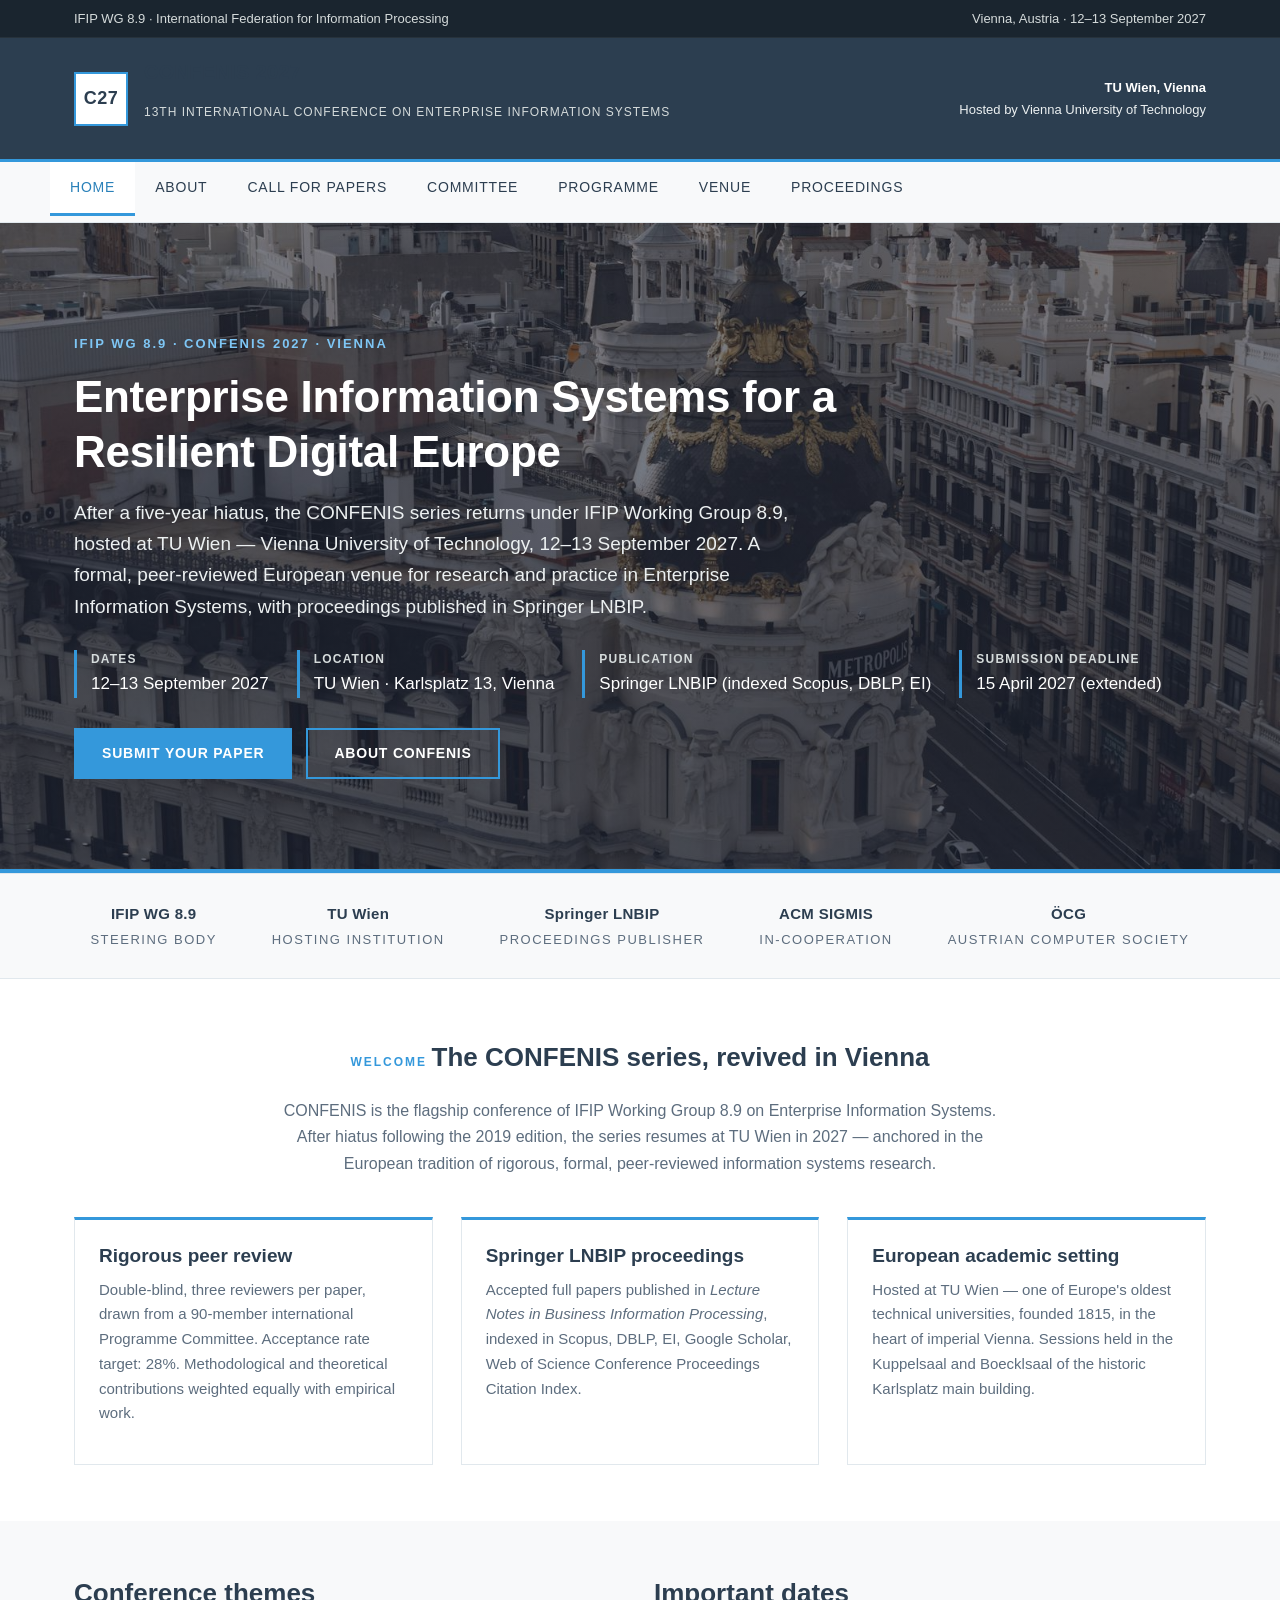
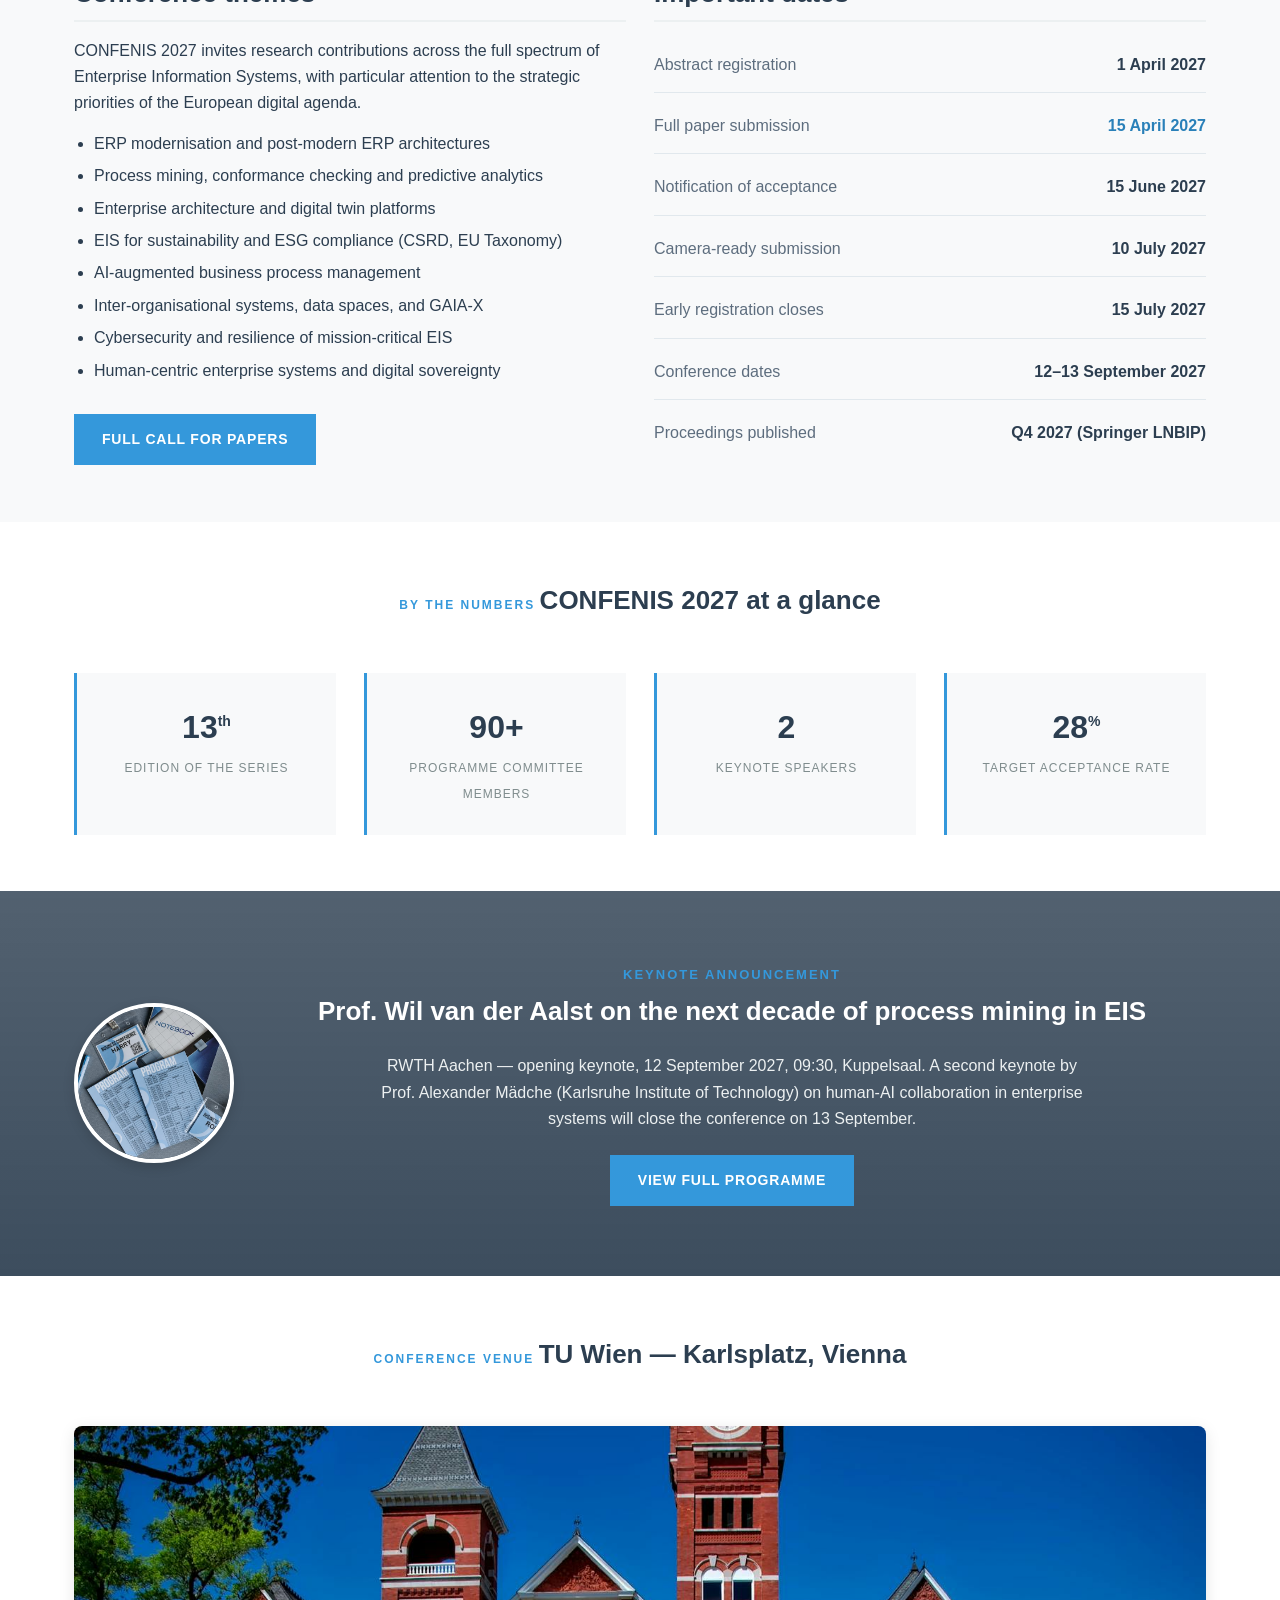
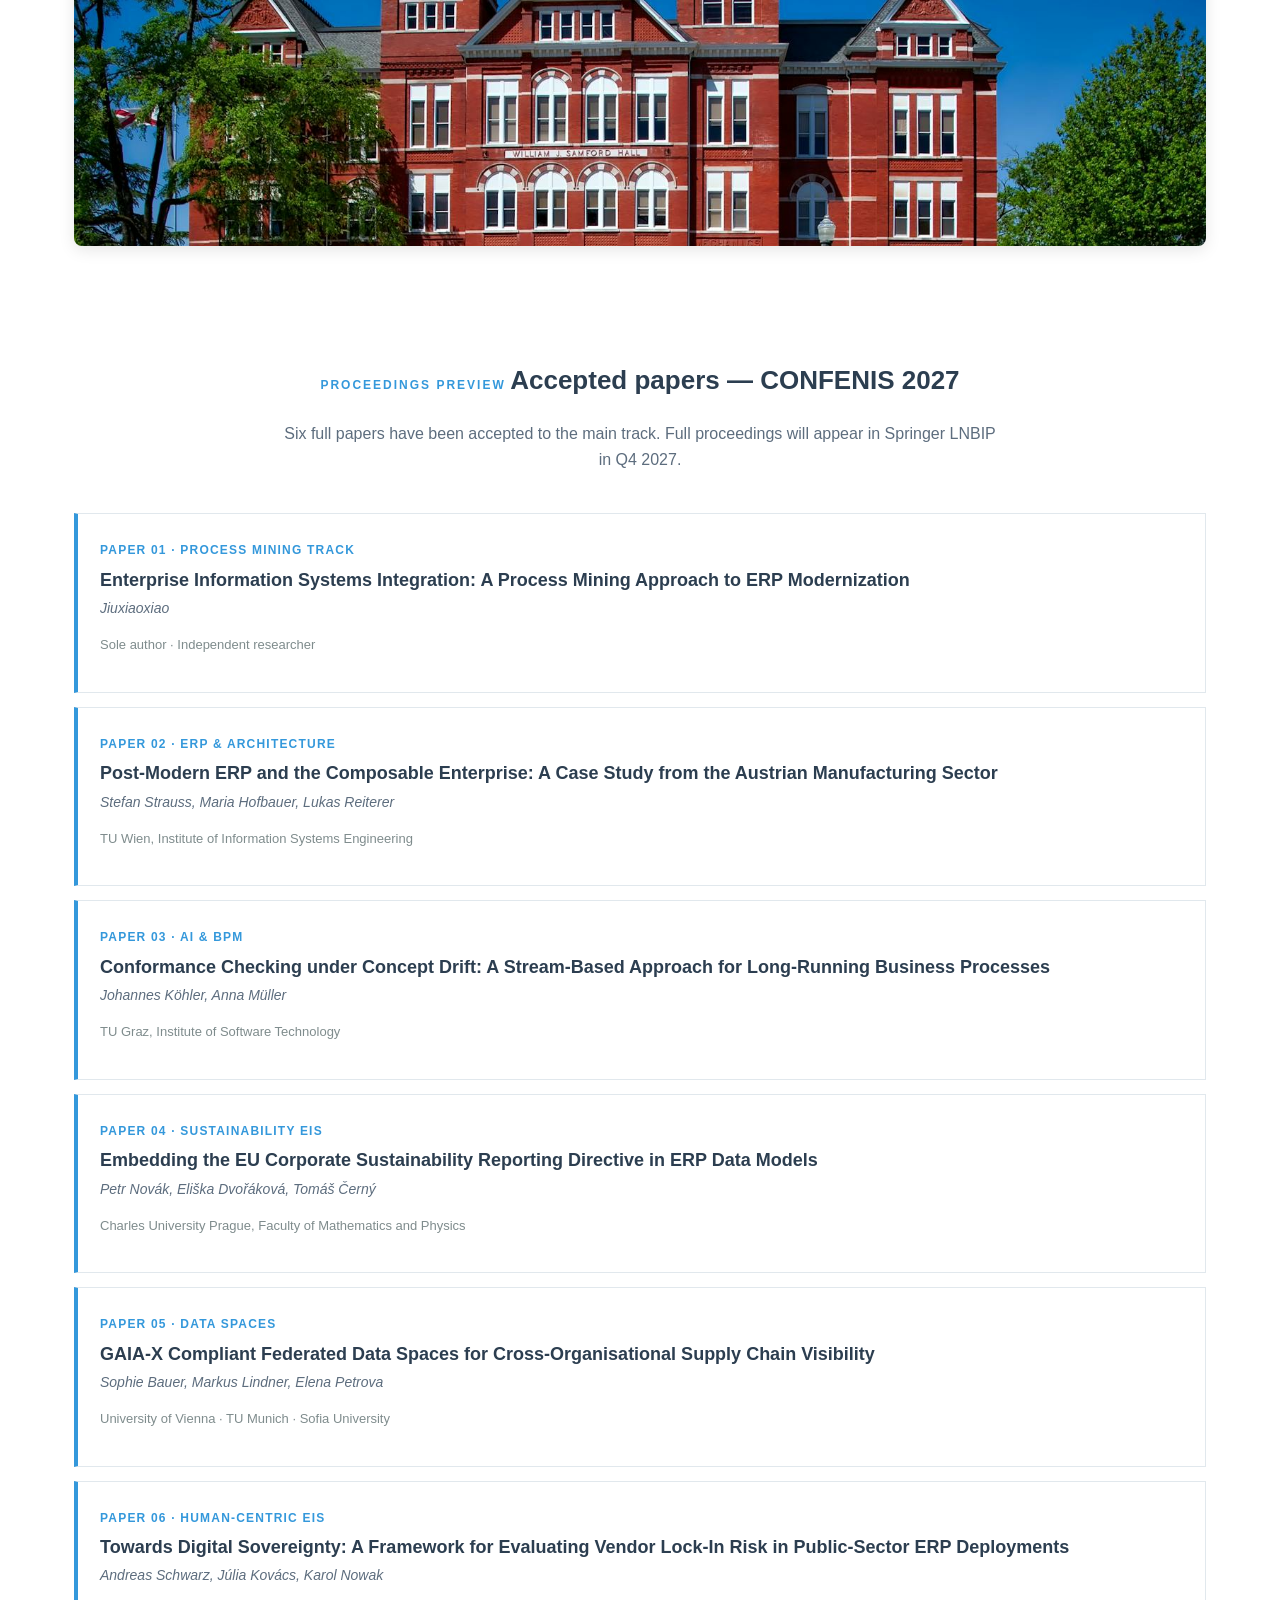
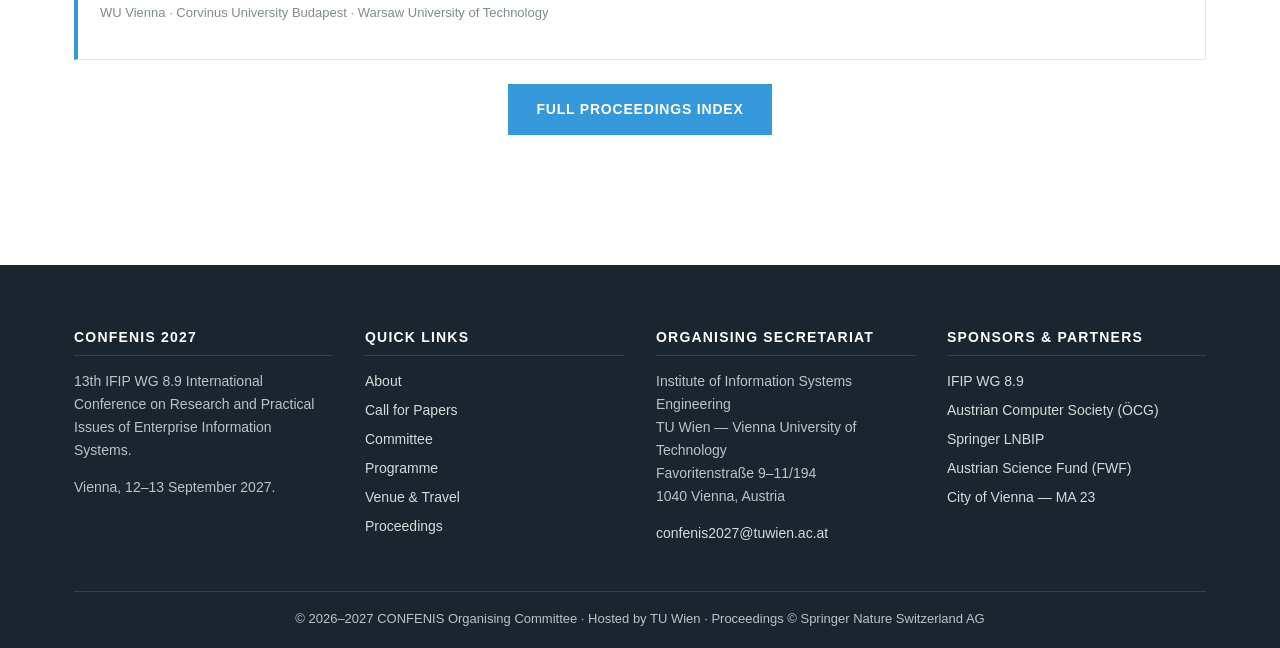
<file: index.html>
<!DOCTYPE html>
<html lang="en">
<head>
<meta charset="UTF-8">
<meta name="viewport" content="width=device-width, initial-scale=1.0">
<title>CONFENIS 2027 — IFIP WG 8.9 Conference on Enterprise Information Systems</title>
<meta name="description" content="The 13th IFIP WG 8.9 International Conference on Research and Practical Issues of Enterprise Information Systems (CONFENIS 2027). 12–13 September 2027, Vienna University of Technology, Austria. Proceedings published in Springer LNBIP.">
<link rel="stylesheet" href="css/style.css">
</head>
<body>

<div class="topbar">
  <div class="wrap">
    <span>IFIP WG 8.9 · International Federation for Information Processing</span>
    <span>Vienna, Austria · 12–13 September 2027</span>
  </div>
</div>

<header class="site-header">
  <div class="wrap">
    <div class="brand">
      <div class="brand-mark">C27</div>
      <div class="brand-text">
        <h1>CONFENIS 2027</h1>
        <p>13th International Conference on Enterprise Information Systems</p>
      </div>
    </div>
    <div class="small" style="color:#ecf0f1;text-align:right;">
      <strong style="color:#fff;">TU Wien, Vienna</strong><br>
      Hosted by Vienna University of Technology
    </div>
  </div>
</header>

<nav class="main-nav">
  <div class="wrap" style="padding:0;">
    <ul>
      <li><a href="index.html" class="active">Home</a></li>
      <li><a href="about.html">About</a></li>
      <li><a href="cfp.html">Call for Papers</a></li>
      <li><a href="committee.html">Committee</a></li>
      <li><a href="schedule.html">Programme</a></li>
      <li><a href="venue.html">Venue</a></li>
      <li><a href="proceedings.html">Proceedings</a></li>
    </ul>
  </div>
</nav>

<section class="hero" style="background-image:linear-gradient(rgba(20,30,50,0.55),rgba(20,30,50,0.65)),url('images/vienna_skyline.jpg');background-size:cover;background-position:center;color:#fff;">
  <div class="wrap">
    <p class="kicker" style="color:#7ec6f5;font-weight:600;letter-spacing:2px;font-size:13px;text-transform:uppercase;">IFIP WG 8.9 · CONFENIS 2027 · Vienna</p>
    <h1>Enterprise Information Systems for a Resilient Digital Europe</h1>
    <p class="lead">After a five-year hiatus, the CONFENIS series returns under IFIP Working Group 8.9, hosted at TU Wien — Vienna University of Technology, 12–13 September 2027. A formal, peer-reviewed European venue for research and practice in Enterprise Information Systems, with proceedings published in Springer LNBIP.</p>
    <div class="meta">
      <div><strong>Dates</strong><span>12–13 September 2027</span></div>
      <div><strong>Location</strong><span>TU Wien · Karlsplatz 13, Vienna</span></div>
      <div><strong>Publication</strong><span>Springer LNBIP (indexed Scopus, DBLP, EI)</span></div>
      <div><strong>Submission deadline</strong><span>15 April 2027 (extended)</span></div>
    </div>
    <div class="btn-row">
      <a href="cfp.html" class="btn">Submit Your Paper</a>
      <a href="about.html" class="btn ghost">About CONFENIS</a>
    </div>
  </div>
</section>

<div class="partner-strip">
  <div class="wrap">
    <div class="badge"><strong>IFIP WG 8.9</strong>Steering Body</div>
    <div class="badge"><strong>TU Wien</strong>Hosting Institution</div>
    <div class="badge"><strong>Springer LNBIP</strong>Proceedings Publisher</div>
    <div class="badge"><strong>ACM SIGMIS</strong>In-Cooperation</div>
    <div class="badge"><strong>ÖCG</strong>Austrian Computer Society</div>
  </div>
</div>

<section>
  <div class="wrap">
    <div class="section-head">
      <span class="kicker">Welcome</span>
      <h2>The CONFENIS series, revived in Vienna</h2>
      <p>CONFENIS is the flagship conference of IFIP Working Group 8.9 on Enterprise Information Systems. After hiatus following the 2019 edition, the series resumes at TU Wien in 2027 — anchored in the European tradition of rigorous, formal, peer-reviewed information systems research.</p>
    </div>

    <div class="grid grid-3">
      <div class="card">
        <h3>Rigorous peer review</h3>
        <p>Double-blind, three reviewers per paper, drawn from a 90-member international Programme Committee. Acceptance rate target: 28%. Methodological and theoretical contributions weighted equally with empirical work.</p>
      </div>
      <div class="card">
        <h3>Springer LNBIP proceedings</h3>
        <p>Accepted full papers published in <em>Lecture Notes in Business Information Processing</em>, indexed in Scopus, DBLP, EI, Google Scholar, Web of Science Conference Proceedings Citation Index.</p>
      </div>
      <div class="card">
        <h3>European academic setting</h3>
        <p>Hosted at TU Wien — one of Europe's oldest technical universities, founded 1815, in the heart of imperial Vienna. Sessions held in the Kuppelsaal and Boecklsaal of the historic Karlsplatz main building.</p>
      </div>
    </div>
  </div>
</section>

<section style="background:var(--gray-50);">
  <div class="wrap">
    <div class="grid grid-2">
      <div>
        <h2>Conference themes</h2>
        <p>CONFENIS 2027 invites research contributions across the full spectrum of Enterprise Information Systems, with particular attention to the strategic priorities of the European digital agenda.</p>
        <ul>
          <li>ERP modernisation and post-modern ERP architectures</li>
          <li>Process mining, conformance checking and predictive analytics</li>
          <li>Enterprise architecture and digital twin platforms</li>
          <li>EIS for sustainability and ESG compliance (CSRD, EU Taxonomy)</li>
          <li>AI-augmented business process management</li>
          <li>Inter-organisational systems, data spaces, and GAIA-X</li>
          <li>Cybersecurity and resilience of mission-critical EIS</li>
          <li>Human-centric enterprise systems and digital sovereignty</li>
        </ul>
        <a href="cfp.html" class="btn" style="margin-top:14px;">Full call for papers</a>
      </div>
      <div>
        <h2>Important dates</h2>
        <ul class="dates-list">
          <li><span class="lbl">Abstract registration</span><span class="val">1 April 2027</span></li>
          <li><span class="lbl">Full paper submission</span><span class="val now">15 April 2027</span></li>
          <li><span class="lbl">Notification of acceptance</span><span class="val">15 June 2027</span></li>
          <li><span class="lbl">Camera-ready submission</span><span class="val">10 July 2027</span></li>
          <li><span class="lbl">Early registration closes</span><span class="val">15 July 2027</span></li>
          <li><span class="lbl">Conference dates</span><span class="val">12–13 September 2027</span></li>
          <li><span class="lbl">Proceedings published</span><span class="val">Q4 2027 (Springer LNBIP)</span></li>
        </ul>
      </div>
    </div>
  </div>
</section>

<section>
  <div class="wrap">
    <div class="section-head">
      <span class="kicker">By the numbers</span>
      <h2>CONFENIS 2027 at a glance</h2>
    </div>
    <div class="grid grid-4">
      <div class="stat"><span class="num">13<sup style="font-size:14px;">th</sup></span><span class="lbl">Edition of the series</span></div>
      <div class="stat"><span class="num">90+</span><span class="lbl">Programme committee members</span></div>
      <div class="stat"><span class="num">2</span><span class="lbl">Keynote speakers</span></div>
      <div class="stat"><span class="num">28<sup style="font-size:14px;">%</sup></span><span class="lbl">Target acceptance rate</span></div>
    </div>
  </div>
</section>

<section class="banner">
  <div class="wrap">
    <div style="display:grid;grid-template-columns:160px 1fr;gap:24px;align-items:center;">
      <img src="images/keynote_speaker.jpg" alt="Prof. Wil van der Aalst" style="width:160px;height:160px;object-fit:cover;border-radius:50%;border:4px solid #fff;box-shadow:0 4px 12px rgba(0,0,0,0.15);">
      <div>
        <span class="kicker" style="color:#3498db;letter-spacing:2px;font-size:13px;text-transform:uppercase;font-weight:600;">Keynote announcement</span>
        <h2 style="margin-top:8px;">Prof. Wil van der Aalst on the next decade of process mining in EIS</h2>
        <p>RWTH Aachen — opening keynote, 12 September 2027, 09:30, Kuppelsaal. A second keynote by Prof. Alexander Mädche (Karlsruhe Institute of Technology) on human-AI collaboration in enterprise systems will close the conference on 13 September.</p>
        <a href="schedule.html" class="btn">View full programme</a>
      </div>
    </div>
  </div>
</section>

<section>
  <div class="wrap">
    <div class="section-head">
      <span class="kicker">Conference venue</span>
      <h2>TU Wien — Karlsplatz, Vienna</h2>
    </div>
    <img src="images/tu_wien_campus.jpg" alt="TU Wien campus" style="width:100%;height:420px;object-fit:cover;border-radius:8px;box-shadow:0 4px 16px rgba(0,0,0,0.1);">
  </div>
</section>

<section>
  <div class="wrap">
    <div class="section-head">
      <span class="kicker">Proceedings preview</span>
      <h2>Accepted papers — CONFENIS 2027</h2>
      <p>Six full papers have been accepted to the main track. Full proceedings will appear in Springer LNBIP in Q4 2027.</p>
    </div>
    <ul class="paper-list">
      <li>
        <span class="pno">Paper 01 · Process Mining Track</span>
        <h3><a href="paper_01.html">Enterprise Information Systems Integration: A Process Mining Approach to ERP Modernization</a></h3>
        <p class="authors">Jiuxiaoxiao</p>
        <p class="affil">Sole author · Independent researcher</p>
      </li>
      <li>
        <span class="pno">Paper 02 · ERP &amp; Architecture</span>
        <h3><a href="paper_02.html">Post-Modern ERP and the Composable Enterprise: A Case Study from the Austrian Manufacturing Sector</a></h3>
        <p class="authors">Stefan Strauss, Maria Hofbauer, Lukas Reiterer</p>
        <p class="affil">TU Wien, Institute of Information Systems Engineering</p>
      </li>
      <li>
        <span class="pno">Paper 03 · AI &amp; BPM</span>
        <h3><a href="paper_03.html">Conformance Checking under Concept Drift: A Stream-Based Approach for Long-Running Business Processes</a></h3>
        <p class="authors">Johannes Köhler, Anna Müller</p>
        <p class="affil">TU Graz, Institute of Software Technology</p>
      </li>
      <li>
        <span class="pno">Paper 04 · Sustainability EIS</span>
        <h3><a href="paper_04.html">Embedding the EU Corporate Sustainability Reporting Directive in ERP Data Models</a></h3>
        <p class="authors">Petr Novák, Eliška Dvořáková, Tomáš Černý</p>
        <p class="affil">Charles University Prague, Faculty of Mathematics and Physics</p>
      </li>
      <li>
        <span class="pno">Paper 05 · Data Spaces</span>
        <h3><a href="paper_05.html">GAIA-X Compliant Federated Data Spaces for Cross-Organisational Supply Chain Visibility</a></h3>
        <p class="authors">Sophie Bauer, Markus Lindner, Elena Petrova</p>
        <p class="affil">University of Vienna · TU Munich · Sofia University</p>
      </li>
      <li>
        <span class="pno">Paper 06 · Human-Centric EIS</span>
        <h3><a href="paper_06.html">Towards Digital Sovereignty: A Framework for Evaluating Vendor Lock-In Risk in Public-Sector ERP Deployments</a></h3>
        <p class="authors">Andreas Schwarz, Júlia Kovács, Karol Nowak</p>
        <p class="affil">WU Vienna · Corvinus University Budapest · Warsaw University of Technology</p>
      </li>
    </ul>
    <p class="center" style="margin-top:24px;"><a href="proceedings.html" class="btn">Full proceedings index</a></p>
  </div>
</section>

<footer class="site-footer">
  <div class="wrap">
    <div class="grid grid-4">
      <div>
        <h4>CONFENIS 2027</h4>
        <p>13th IFIP WG 8.9 International Conference on Research and Practical Issues of Enterprise Information Systems.</p>
        <p>Vienna, 12–13 September 2027.</p>
      </div>
      <div>
        <h4>Quick links</h4>
        <ul>
          <li><a href="about.html">About</a></li>
          <li><a href="cfp.html">Call for Papers</a></li>
          <li><a href="committee.html">Committee</a></li>
          <li><a href="schedule.html">Programme</a></li>
          <li><a href="venue.html">Venue &amp; Travel</a></li>
          <li><a href="proceedings.html">Proceedings</a></li>
        </ul>
      </div>
      <div>
        <h4>Organising secretariat</h4>
        <p>Institute of Information Systems Engineering<br>
        TU Wien — Vienna University of Technology<br>
        Favoritenstraße 9–11/194<br>
        1040 Vienna, Austria</p>
        <p><a href="mailto:confenis2027@tuwien.ac.at">confenis2027@tuwien.ac.at</a></p>
      </div>
      <div>
        <h4>Sponsors &amp; partners</h4>
        <ul>
          <li>IFIP WG 8.9</li>
          <li>Austrian Computer Society (ÖCG)</li>
          <li>Springer LNBIP</li>
          <li>Austrian Science Fund (FWF)</li>
          <li>City of Vienna — MA 23</li>
        </ul>
      </div>
    </div>
    <div class="copyright">
      © 2026–2027 CONFENIS Organising Committee · Hosted by TU Wien · Proceedings © Springer Nature Switzerland AG
    </div>
  </div>
</footer>

</body>
</html>
</file>
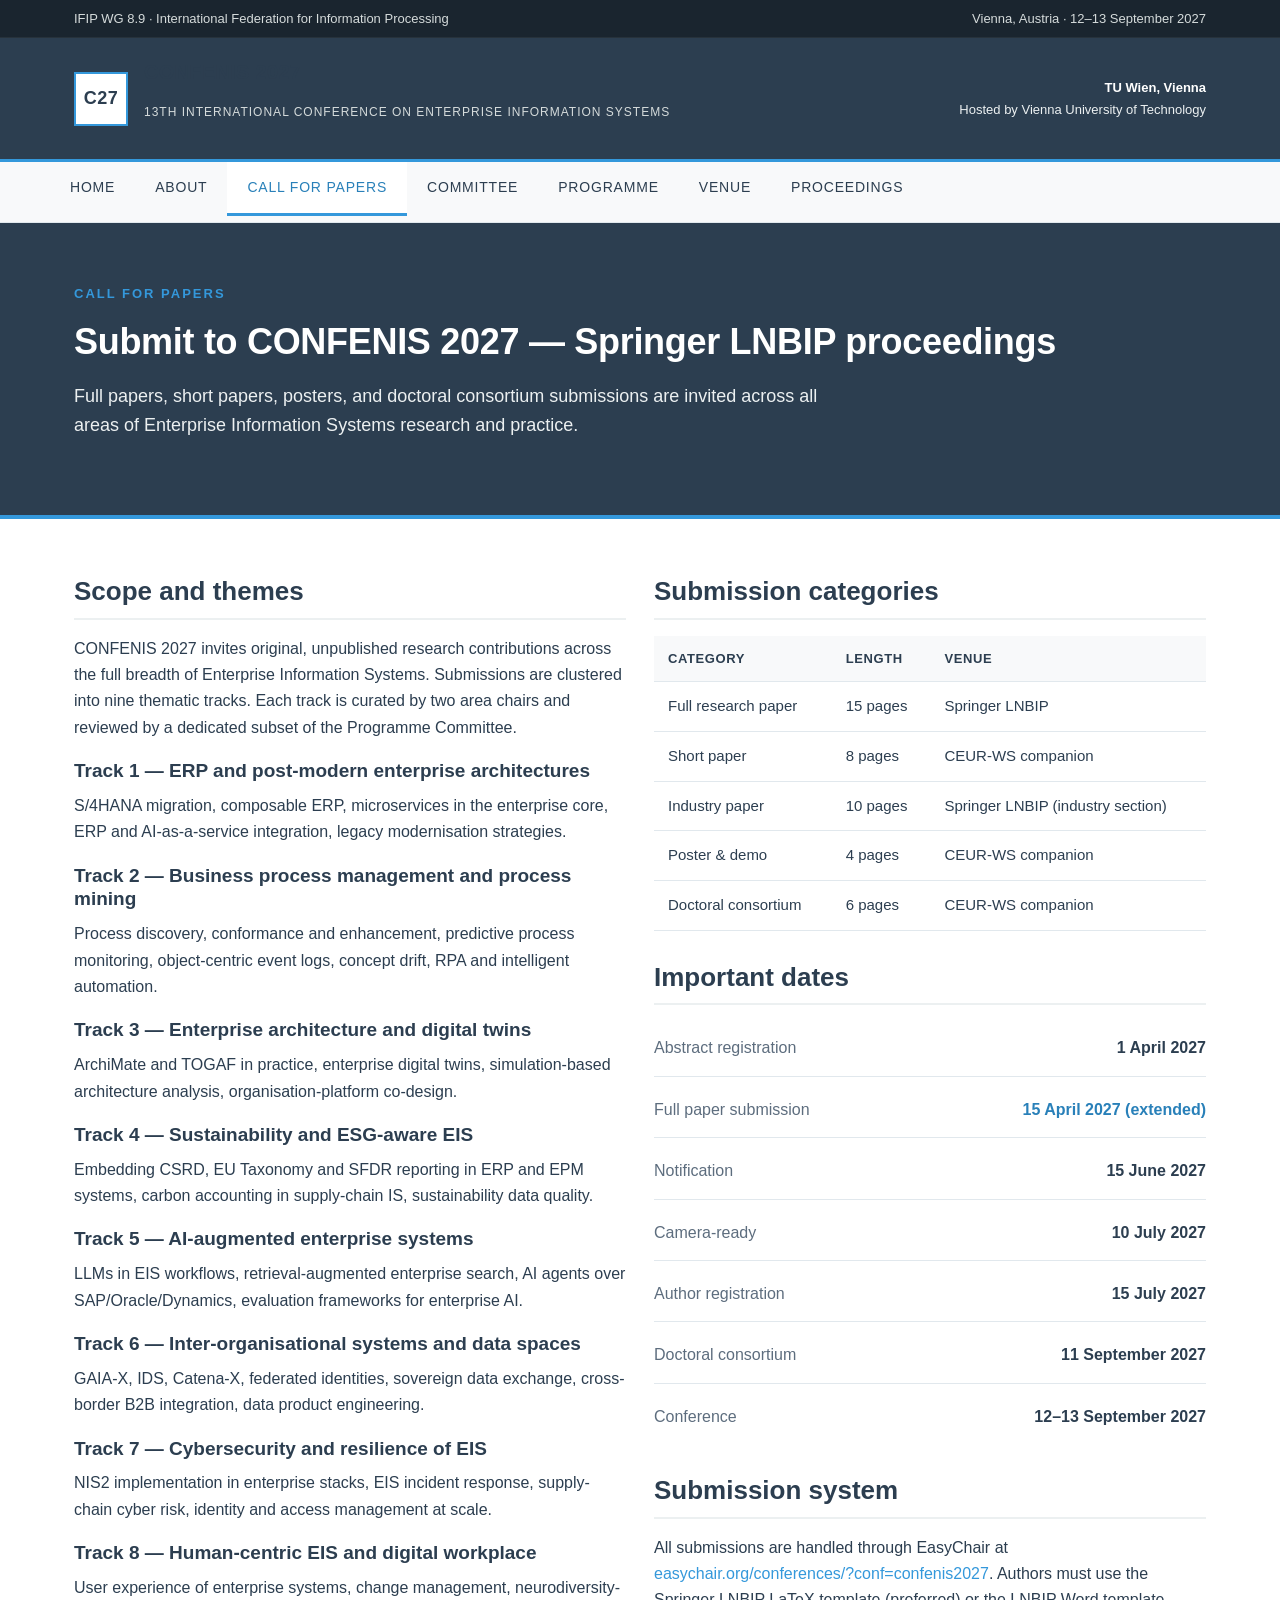
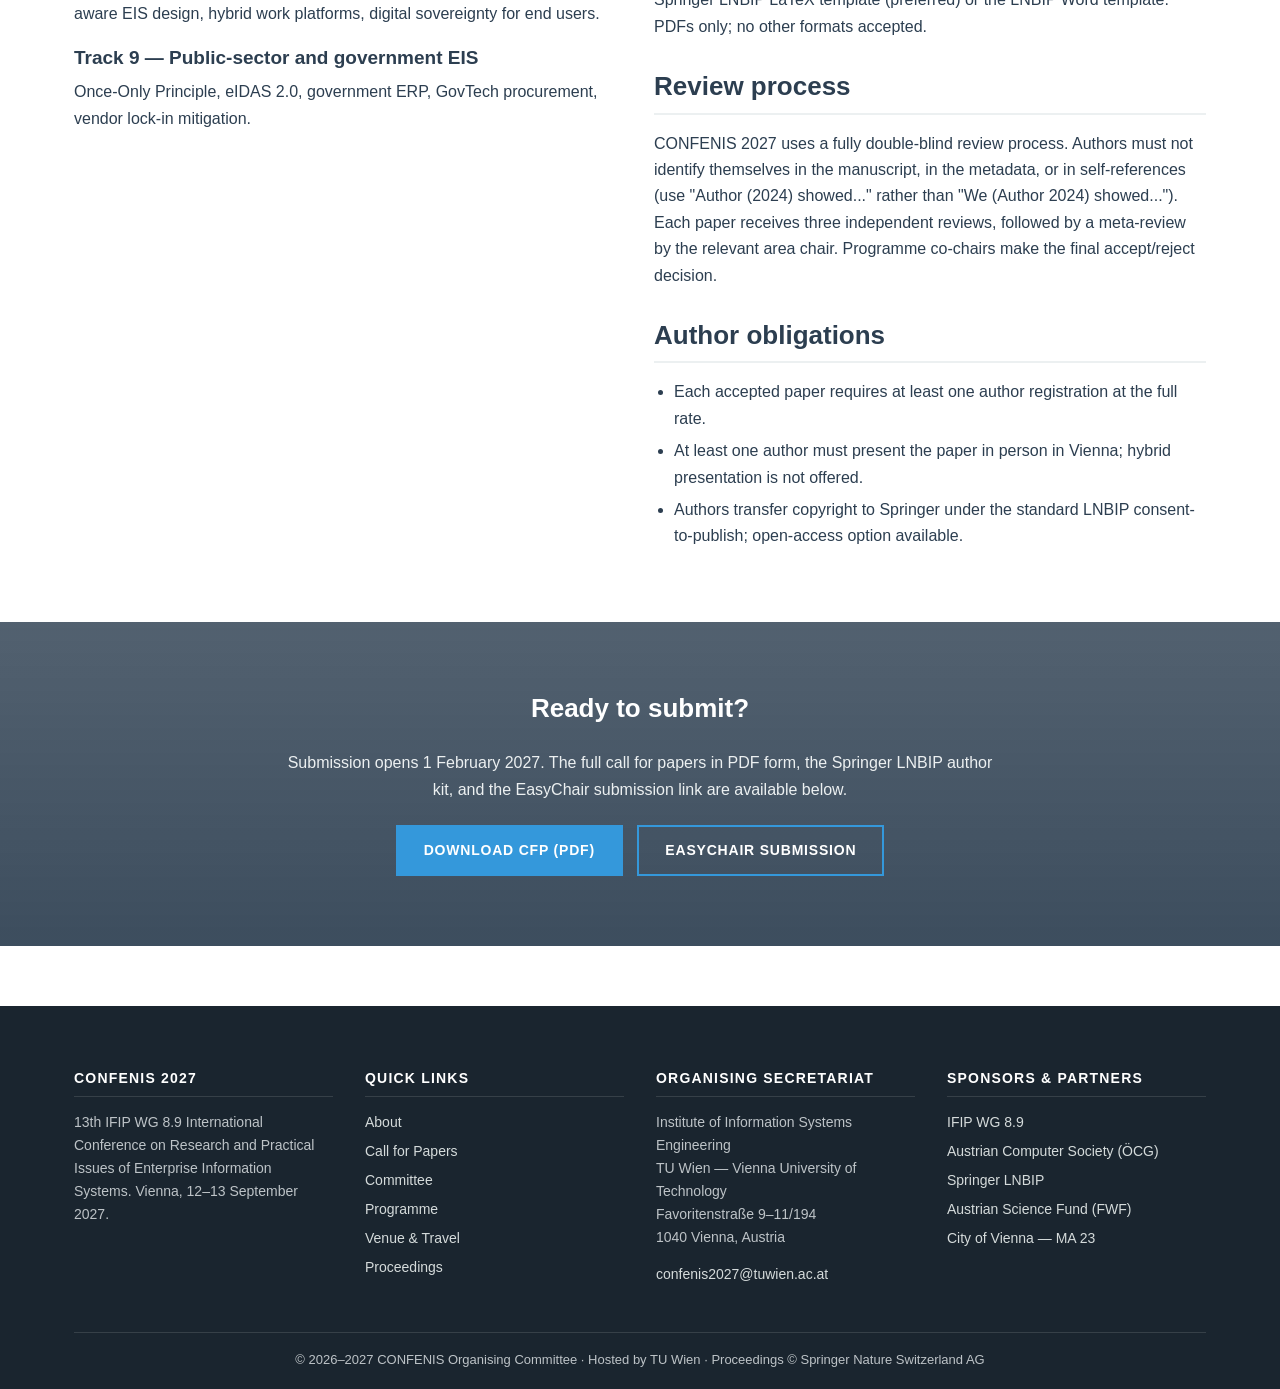
<file: cfp.html>
<!DOCTYPE html>
<html lang="en">
<head>
<meta charset="UTF-8">
<meta name="viewport" content="width=device-width, initial-scale=1.0">
<title>Call for Papers · CONFENIS 2027</title>
<meta name="description" content="Submission guidelines, themes, important dates and review process for CONFENIS 2027 at TU Wien.">
<link rel="stylesheet" href="css/style.css">
</head>
<body>

<div class="topbar"><div class="wrap"><span>IFIP WG 8.9 · International Federation for Information Processing</span><span>Vienna, Austria · 12–13 September 2027</span></div></div>
<header class="site-header"><div class="wrap"><div class="brand"><div class="brand-mark">C27</div><div class="brand-text"><h1>CONFENIS 2027</h1><p>13th International Conference on Enterprise Information Systems</p></div></div><div class="small" style="color:#ecf0f1;text-align:right;"><strong style="color:#fff;">TU Wien, Vienna</strong><br>Hosted by Vienna University of Technology</div></div></header>
<nav class="main-nav"><div class="wrap" style="padding:0;"><ul>
  <li><a href="index.html">Home</a></li>
  <li><a href="about.html">About</a></li>
  <li><a href="cfp.html" class="active">Call for Papers</a></li>
  <li><a href="committee.html">Committee</a></li>
  <li><a href="schedule.html">Programme</a></li>
  <li><a href="venue.html">Venue</a></li>
  <li><a href="proceedings.html">Proceedings</a></li>
</ul></div></nav>

<section style="background:var(--primary);color:var(--white);padding:60px 0;border-bottom:4px solid var(--accent);">
  <div class="wrap">
    <p style="color:var(--accent);font-size:13px;letter-spacing:2px;text-transform:uppercase;font-weight:600;">Call for Papers</p>
    <h1 style="color:#fff;">Submit to CONFENIS 2027 — Springer LNBIP proceedings</h1>
    <p style="color:#ecf0f1;font-size:18px;max-width:760px;">Full papers, short papers, posters, and doctoral consortium submissions are invited across all areas of Enterprise Information Systems research and practice.</p>
  </div>
</section>

<section>
  <div class="wrap">
    <div class="grid grid-2">
      <div>
        <h2>Scope and themes</h2>
        <p>CONFENIS 2027 invites original, unpublished research contributions across the full breadth of Enterprise Information Systems. Submissions are clustered into nine thematic tracks. Each track is curated by two area chairs and reviewed by a dedicated subset of the Programme Committee.</p>

        <h3>Track 1 — ERP and post-modern enterprise architectures</h3>
        <p>S/4HANA migration, composable ERP, microservices in the enterprise core, ERP and AI-as-a-service integration, legacy modernisation strategies.</p>

        <h3>Track 2 — Business process management and process mining</h3>
        <p>Process discovery, conformance and enhancement, predictive process monitoring, object-centric event logs, concept drift, RPA and intelligent automation.</p>

        <h3>Track 3 — Enterprise architecture and digital twins</h3>
        <p>ArchiMate and TOGAF in practice, enterprise digital twins, simulation-based architecture analysis, organisation-platform co-design.</p>

        <h3>Track 4 — Sustainability and ESG-aware EIS</h3>
        <p>Embedding CSRD, EU Taxonomy and SFDR reporting in ERP and EPM systems, carbon accounting in supply-chain IS, sustainability data quality.</p>

        <h3>Track 5 — AI-augmented enterprise systems</h3>
        <p>LLMs in EIS workflows, retrieval-augmented enterprise search, AI agents over SAP/Oracle/Dynamics, evaluation frameworks for enterprise AI.</p>

        <h3>Track 6 — Inter-organisational systems and data spaces</h3>
        <p>GAIA-X, IDS, Catena-X, federated identities, sovereign data exchange, cross-border B2B integration, data product engineering.</p>

        <h3>Track 7 — Cybersecurity and resilience of EIS</h3>
        <p>NIS2 implementation in enterprise stacks, EIS incident response, supply-chain cyber risk, identity and access management at scale.</p>

        <h3>Track 8 — Human-centric EIS and digital workplace</h3>
        <p>User experience of enterprise systems, change management, neurodiversity-aware EIS design, hybrid work platforms, digital sovereignty for end users.</p>

        <h3>Track 9 — Public-sector and government EIS</h3>
        <p>Once-Only Principle, eIDAS 2.0, government ERP, GovTech procurement, vendor lock-in mitigation.</p>
      </div>

      <div>
        <h2>Submission categories</h2>
        <table>
          <thead><tr><th>Category</th><th>Length</th><th>Venue</th></tr></thead>
          <tbody>
            <tr><td>Full research paper</td><td>15 pages</td><td>Springer LNBIP</td></tr>
            <tr><td>Short paper</td><td>8 pages</td><td>CEUR-WS companion</td></tr>
            <tr><td>Industry paper</td><td>10 pages</td><td>Springer LNBIP (industry section)</td></tr>
            <tr><td>Poster &amp; demo</td><td>4 pages</td><td>CEUR-WS companion</td></tr>
            <tr><td>Doctoral consortium</td><td>6 pages</td><td>CEUR-WS companion</td></tr>
          </tbody>
        </table>

        <h2 style="margin-top:30px;">Important dates</h2>
        <ul class="dates-list">
          <li><span class="lbl">Abstract registration</span><span class="val">1 April 2027</span></li>
          <li><span class="lbl">Full paper submission</span><span class="val now">15 April 2027 (extended)</span></li>
          <li><span class="lbl">Notification</span><span class="val">15 June 2027</span></li>
          <li><span class="lbl">Camera-ready</span><span class="val">10 July 2027</span></li>
          <li><span class="lbl">Author registration</span><span class="val">15 July 2027</span></li>
          <li><span class="lbl">Doctoral consortium</span><span class="val">11 September 2027</span></li>
          <li><span class="lbl">Conference</span><span class="val">12–13 September 2027</span></li>
        </ul>

        <h2 style="margin-top:30px;">Submission system</h2>
        <p>All submissions are handled through EasyChair at <a href="#">easychair.org/conferences/?conf=confenis2027</a>. Authors must use the Springer LNBIP LaTeX template (preferred) or the LNBIP Word template. PDFs only; no other formats accepted.</p>

        <h2 style="margin-top:30px;">Review process</h2>
        <p>CONFENIS 2027 uses a fully double-blind review process. Authors must not identify themselves in the manuscript, in the metadata, or in self-references (use "Author (2024) showed..." rather than "We (Author 2024) showed..."). Each paper receives three independent reviews, followed by a meta-review by the relevant area chair. Programme co-chairs make the final accept/reject decision.</p>

        <h2 style="margin-top:30px;">Author obligations</h2>
        <ul>
          <li>Each accepted paper requires at least one author registration at the full rate.</li>
          <li>At least one author must present the paper in person in Vienna; hybrid presentation is not offered.</li>
          <li>Authors transfer copyright to Springer under the standard LNBIP consent-to-publish; open-access option available.</li>
        </ul>
      </div>
    </div>
  </div>
</section>

<section class="banner">
  <div class="wrap">
    <h2>Ready to submit?</h2>
    <p>Submission opens 1 February 2027. The full call for papers in PDF form, the Springer LNBIP author kit, and the EasyChair submission link are available below.</p>
    <a href="#" class="btn">Download CFP (PDF)</a>
    <a href="#" class="btn ghost" style="margin-left:10px;">EasyChair submission</a>
  </div>
</section>

<footer class="site-footer">
  <div class="wrap">
    <div class="grid grid-4">
      <div><h4>CONFENIS 2027</h4><p>13th IFIP WG 8.9 International Conference on Research and Practical Issues of Enterprise Information Systems. Vienna, 12–13 September 2027.</p></div>
      <div><h4>Quick links</h4><ul><li><a href="about.html">About</a></li><li><a href="cfp.html">Call for Papers</a></li><li><a href="committee.html">Committee</a></li><li><a href="schedule.html">Programme</a></li><li><a href="venue.html">Venue &amp; Travel</a></li><li><a href="proceedings.html">Proceedings</a></li></ul></div>
      <div><h4>Organising secretariat</h4><p>Institute of Information Systems Engineering<br>TU Wien — Vienna University of Technology<br>Favoritenstraße 9–11/194<br>1040 Vienna, Austria</p><p><a href="mailto:confenis2027@tuwien.ac.at">confenis2027@tuwien.ac.at</a></p></div>
      <div><h4>Sponsors &amp; partners</h4><ul><li>IFIP WG 8.9</li><li>Austrian Computer Society (ÖCG)</li><li>Springer LNBIP</li><li>Austrian Science Fund (FWF)</li><li>City of Vienna — MA 23</li></ul></div>
    </div>
    <div class="copyright">© 2026–2027 CONFENIS Organising Committee · Hosted by TU Wien · Proceedings © Springer Nature Switzerland AG</div>
  </div>
</footer>

</body>
</html>
</file>
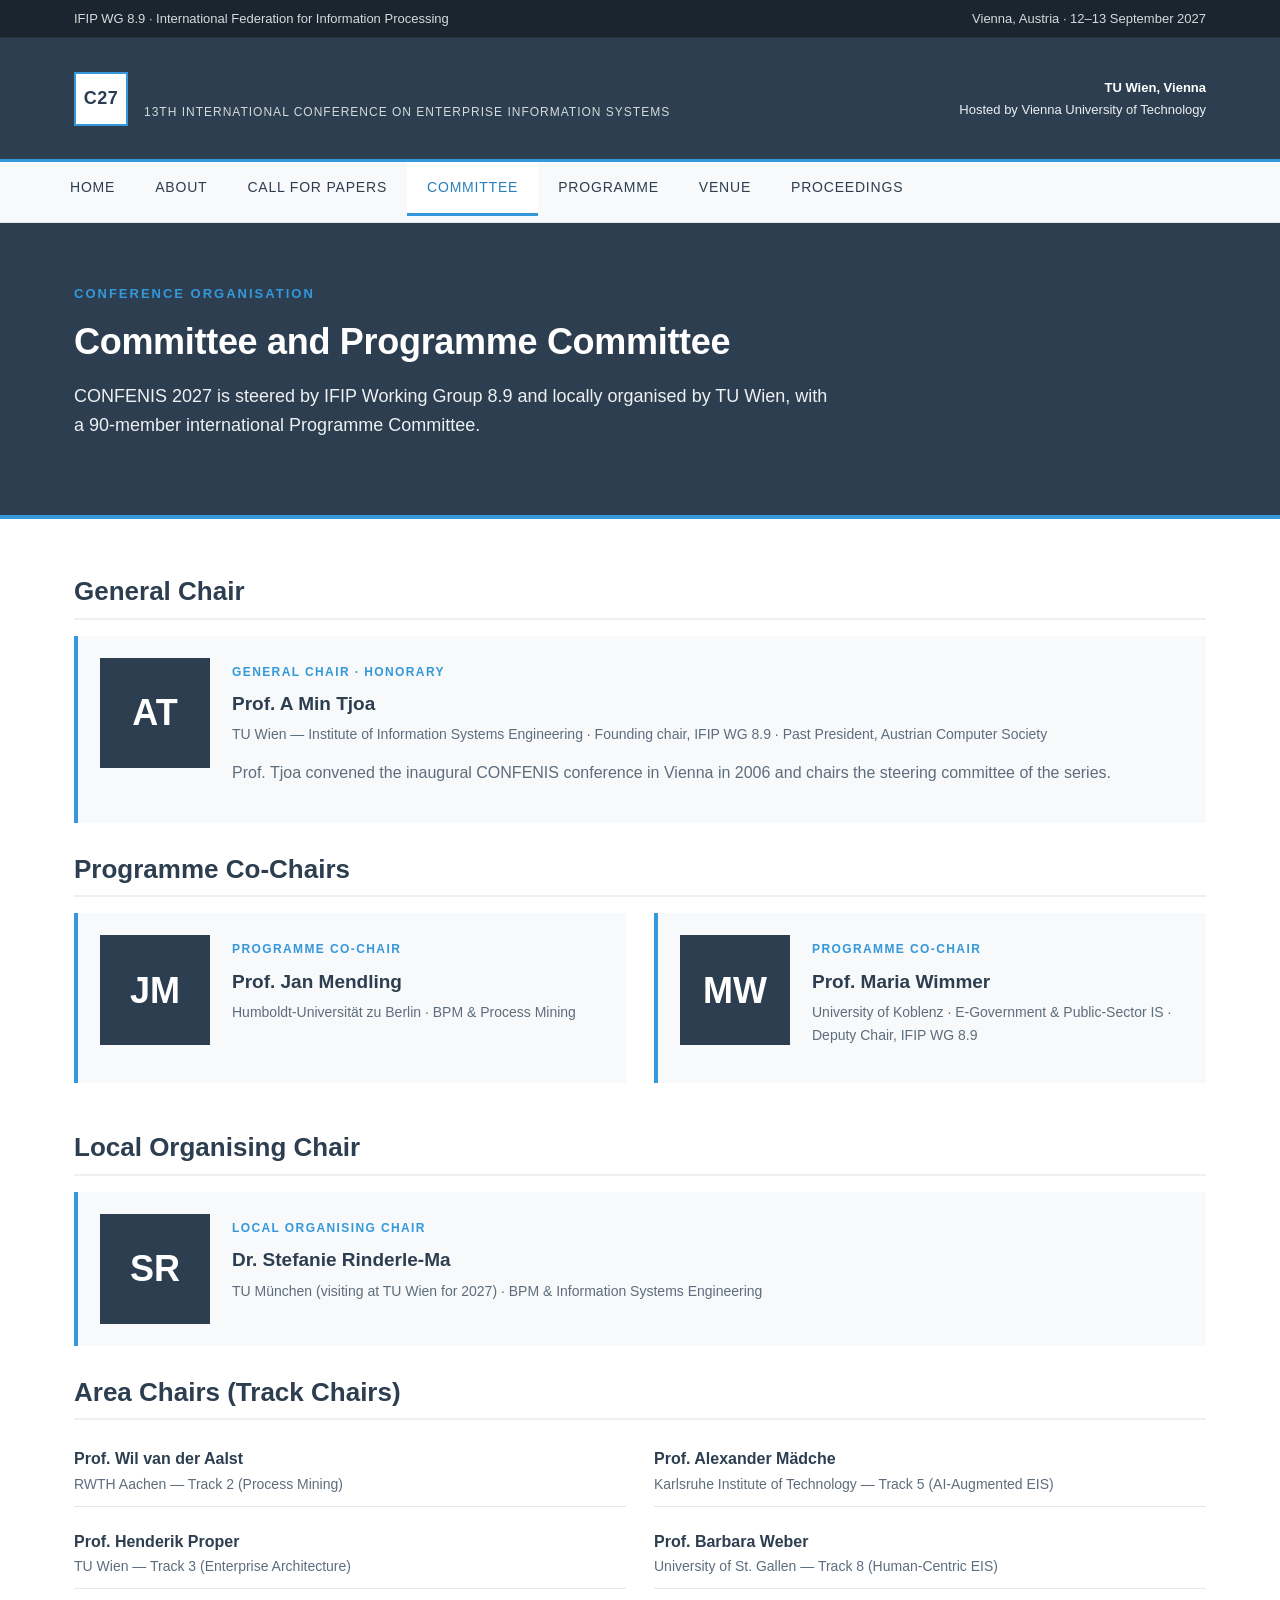
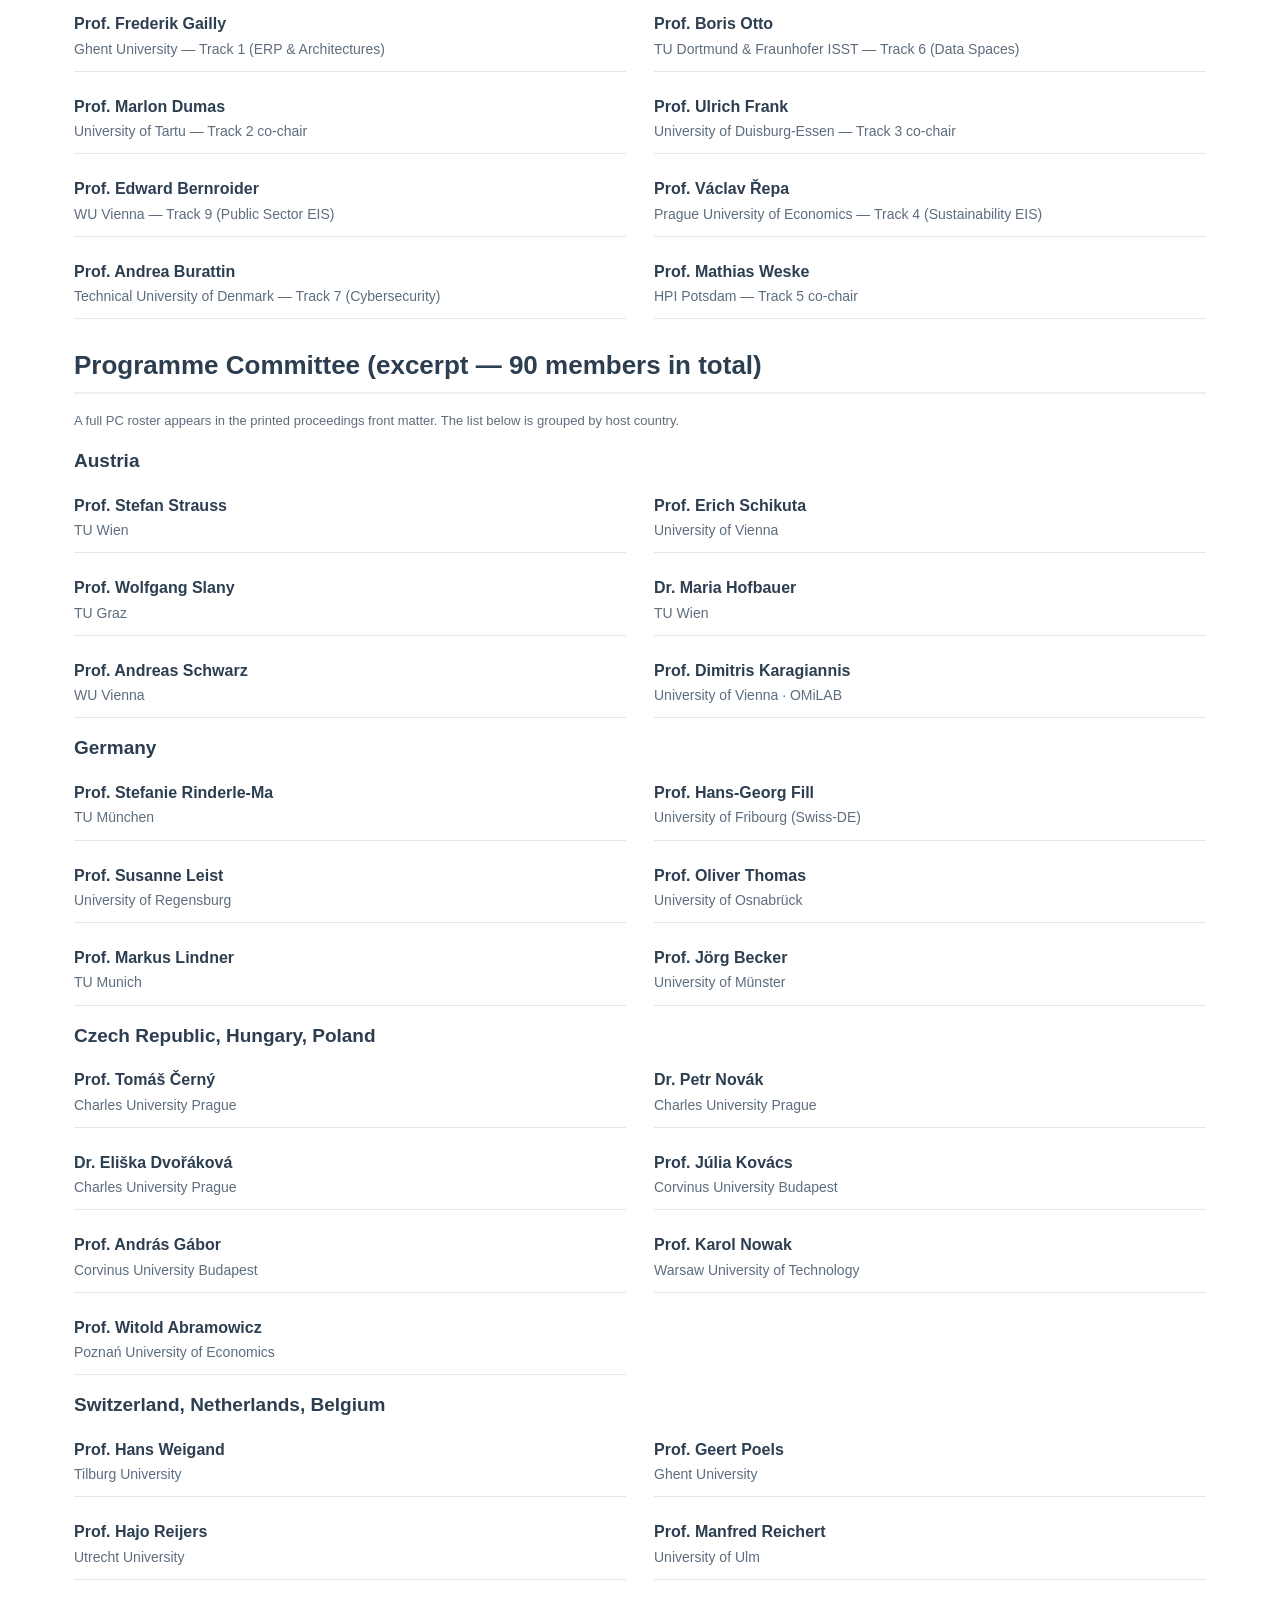
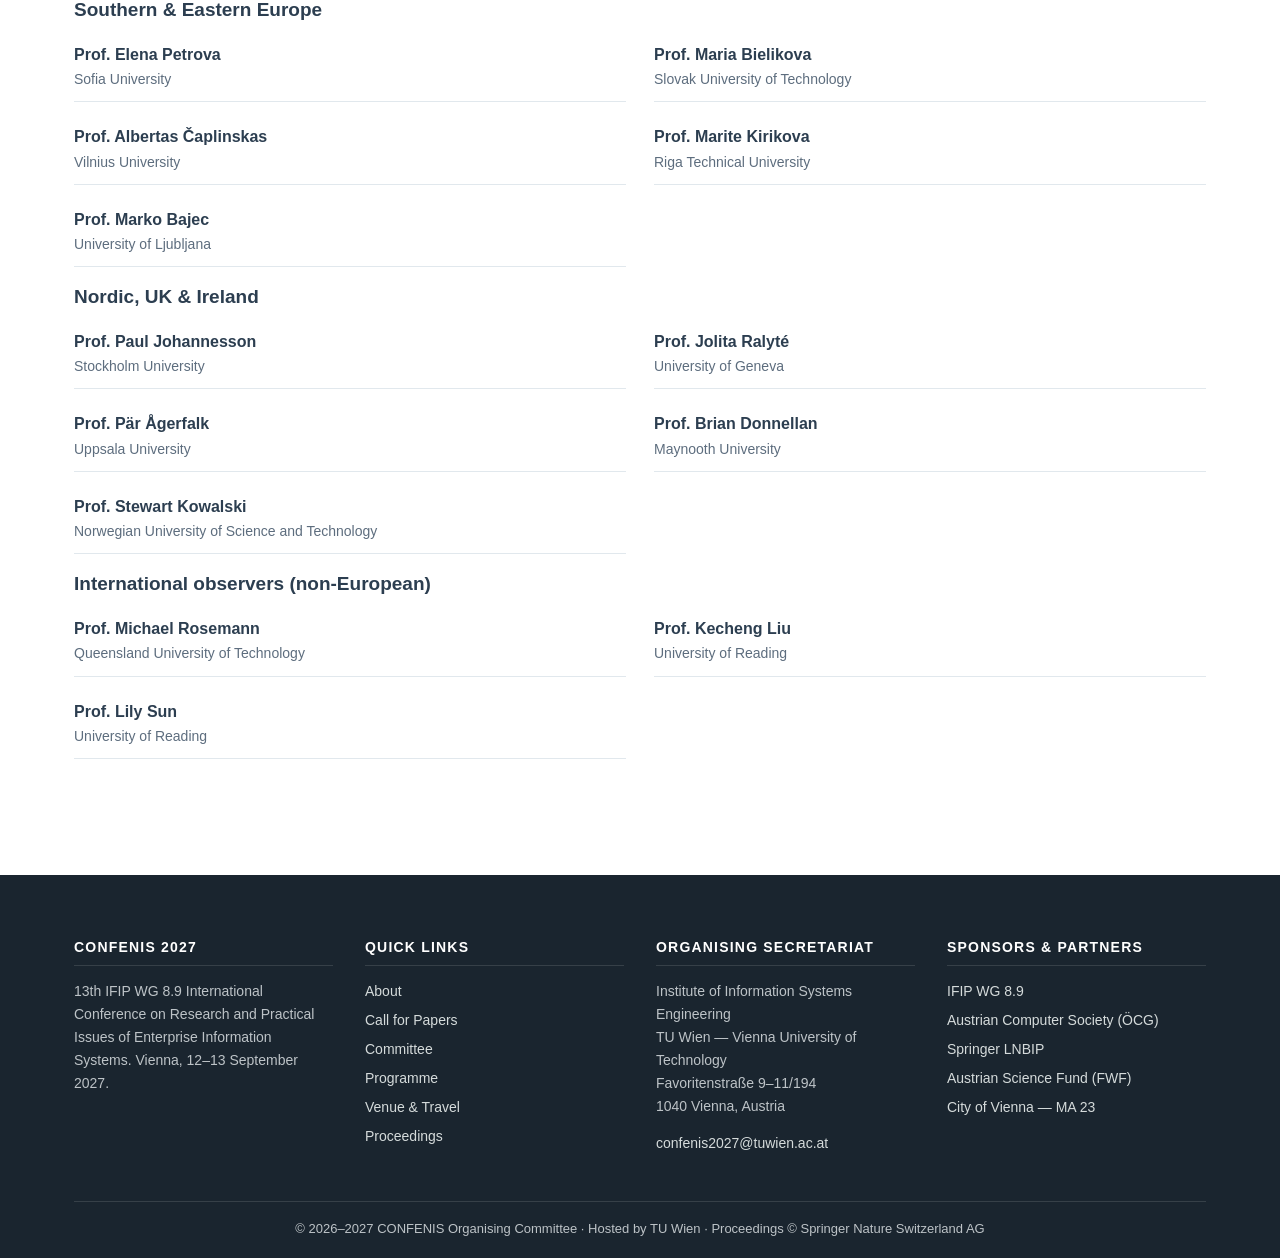
<file: committee.html>
<!DOCTYPE html>
<html lang="en">
<head>
<meta charset="UTF-8">
<meta name="viewport" content="width=device-width, initial-scale=1.0">
<title>Committee · CONFENIS 2027</title>
<meta name="description" content="General chair, programme chairs, area chairs and 90-member international Programme Committee of CONFENIS 2027.">
<link rel="stylesheet" href="css/style.css">
</head>
<body>

<div class="topbar"><div class="wrap"><span>IFIP WG 8.9 · International Federation for Information Processing</span><span>Vienna, Austria · 12–13 September 2027</span></div></div>
<header class="site-header"><div class="wrap"><div class="brand"><div class="brand-mark">C27</div><div class="brand-text"><h1>CONFENIS 2027</h1><p>13th International Conference on Enterprise Information Systems</p></div></div><div class="small" style="color:#ecf0f1;text-align:right;"><strong style="color:#fff;">TU Wien, Vienna</strong><br>Hosted by Vienna University of Technology</div></div></header>
<nav class="main-nav"><div class="wrap" style="padding:0;"><ul>
  <li><a href="index.html">Home</a></li>
  <li><a href="about.html">About</a></li>
  <li><a href="cfp.html">Call for Papers</a></li>
  <li><a href="committee.html" class="active">Committee</a></li>
  <li><a href="schedule.html">Programme</a></li>
  <li><a href="venue.html">Venue</a></li>
  <li><a href="proceedings.html">Proceedings</a></li>
</ul></div></nav>

<section style="background:var(--primary);color:var(--white);padding:60px 0;border-bottom:4px solid var(--accent);">
  <div class="wrap">
    <p style="color:var(--accent);font-size:13px;letter-spacing:2px;text-transform:uppercase;font-weight:600;">Conference organisation</p>
    <h1 style="color:#fff;">Committee and Programme Committee</h1>
    <p style="color:#ecf0f1;font-size:18px;max-width:760px;">CONFENIS 2027 is steered by IFIP Working Group 8.9 and locally organised by TU Wien, with a 90-member international Programme Committee.</p>
  </div>
</section>

<section>
  <div class="wrap">
    <h2>General Chair</h2>
    <div class="chair-card">
      <div class="avatar">AT</div>
      <div>
        <span class="role">General Chair · Honorary</span>
        <div class="name">Prof. A Min Tjoa</div>
        <p class="affil">TU Wien — Institute of Information Systems Engineering · Founding chair, IFIP WG 8.9 · Past President, Austrian Computer Society</p>
        <p class="muted">Prof. Tjoa convened the inaugural CONFENIS conference in Vienna in 2006 and chairs the steering committee of the series.</p>
      </div>
    </div>

    <h2 style="margin-top:30px;">Programme Co-Chairs</h2>
    <div class="grid grid-2">
      <div class="chair-card">
        <div class="avatar">JM</div>
        <div>
          <span class="role">Programme Co-Chair</span>
          <div class="name">Prof. Jan Mendling</div>
          <p class="affil">Humboldt-Universität zu Berlin · BPM &amp; Process Mining</p>
        </div>
      </div>
      <div class="chair-card">
        <div class="avatar">MW</div>
        <div>
          <span class="role">Programme Co-Chair</span>
          <div class="name">Prof. Maria Wimmer</div>
          <p class="affil">University of Koblenz · E-Government &amp; Public-Sector IS · Deputy Chair, IFIP WG 8.9</p>
        </div>
      </div>
    </div>

    <h2 style="margin-top:30px;">Local Organising Chair</h2>
    <div class="chair-card">
      <div class="avatar">SR</div>
      <div>
        <span class="role">Local Organising Chair</span>
        <div class="name">Dr. Stefanie Rinderle-Ma</div>
        <p class="affil">TU München (visiting at TU Wien for 2027) · BPM &amp; Information Systems Engineering</p>
      </div>
    </div>

    <h2 style="margin-top:30px;">Area Chairs (Track Chairs)</h2>
    <div class="person-list">
      <div class="person"><div class="name">Prof. Wil van der Aalst</div><div class="affil">RWTH Aachen — Track 2 (Process Mining)</div></div>
      <div class="person"><div class="name">Prof. Alexander Mädche</div><div class="affil">Karlsruhe Institute of Technology — Track 5 (AI-Augmented EIS)</div></div>
      <div class="person"><div class="name">Prof. Henderik Proper</div><div class="affil">TU Wien — Track 3 (Enterprise Architecture)</div></div>
      <div class="person"><div class="name">Prof. Barbara Weber</div><div class="affil">University of St. Gallen — Track 8 (Human-Centric EIS)</div></div>
      <div class="person"><div class="name">Prof. Frederik Gailly</div><div class="affil">Ghent University — Track 1 (ERP &amp; Architectures)</div></div>
      <div class="person"><div class="name">Prof. Boris Otto</div><div class="affil">TU Dortmund &amp; Fraunhofer ISST — Track 6 (Data Spaces)</div></div>
      <div class="person"><div class="name">Prof. Marlon Dumas</div><div class="affil">University of Tartu — Track 2 co-chair</div></div>
      <div class="person"><div class="name">Prof. Ulrich Frank</div><div class="affil">University of Duisburg-Essen — Track 3 co-chair</div></div>
      <div class="person"><div class="name">Prof. Edward Bernroider</div><div class="affil">WU Vienna — Track 9 (Public Sector EIS)</div></div>
      <div class="person"><div class="name">Prof. Václav Řepa</div><div class="affil">Prague University of Economics — Track 4 (Sustainability EIS)</div></div>
      <div class="person"><div class="name">Prof. Andrea Burattin</div><div class="affil">Technical University of Denmark — Track 7 (Cybersecurity)</div></div>
      <div class="person"><div class="name">Prof. Mathias Weske</div><div class="affil">HPI Potsdam — Track 5 co-chair</div></div>
    </div>

    <h2 style="margin-top:30px;">Programme Committee (excerpt — 90 members in total)</h2>
    <p class="muted small">A full PC roster appears in the printed proceedings front matter. The list below is grouped by host country.</p>

    <h3>Austria</h3>
    <div class="person-list">
      <div class="person"><div class="name">Prof. Stefan Strauss</div><div class="affil">TU Wien</div></div>
      <div class="person"><div class="name">Prof. Erich Schikuta</div><div class="affil">University of Vienna</div></div>
      <div class="person"><div class="name">Prof. Wolfgang Slany</div><div class="affil">TU Graz</div></div>
      <div class="person"><div class="name">Dr. Maria Hofbauer</div><div class="affil">TU Wien</div></div>
      <div class="person"><div class="name">Prof. Andreas Schwarz</div><div class="affil">WU Vienna</div></div>
      <div class="person"><div class="name">Prof. Dimitris Karagiannis</div><div class="affil">University of Vienna · OMiLAB</div></div>
    </div>

    <h3>Germany</h3>
    <div class="person-list">
      <div class="person"><div class="name">Prof. Stefanie Rinderle-Ma</div><div class="affil">TU München</div></div>
      <div class="person"><div class="name">Prof. Hans-Georg Fill</div><div class="affil">University of Fribourg (Swiss-DE)</div></div>
      <div class="person"><div class="name">Prof. Susanne Leist</div><div class="affil">University of Regensburg</div></div>
      <div class="person"><div class="name">Prof. Oliver Thomas</div><div class="affil">University of Osnabrück</div></div>
      <div class="person"><div class="name">Prof. Markus Lindner</div><div class="affil">TU Munich</div></div>
      <div class="person"><div class="name">Prof. Jörg Becker</div><div class="affil">University of Münster</div></div>
    </div>

    <h3>Czech Republic, Hungary, Poland</h3>
    <div class="person-list">
      <div class="person"><div class="name">Prof. Tomáš Černý</div><div class="affil">Charles University Prague</div></div>
      <div class="person"><div class="name">Dr. Petr Novák</div><div class="affil">Charles University Prague</div></div>
      <div class="person"><div class="name">Dr. Eliška Dvořáková</div><div class="affil">Charles University Prague</div></div>
      <div class="person"><div class="name">Prof. Júlia Kovács</div><div class="affil">Corvinus University Budapest</div></div>
      <div class="person"><div class="name">Prof. András Gábor</div><div class="affil">Corvinus University Budapest</div></div>
      <div class="person"><div class="name">Prof. Karol Nowak</div><div class="affil">Warsaw University of Technology</div></div>
      <div class="person"><div class="name">Prof. Witold Abramowicz</div><div class="affil">Poznań University of Economics</div></div>
    </div>

    <h3>Switzerland, Netherlands, Belgium</h3>
    <div class="person-list">
      <div class="person"><div class="name">Prof. Hans Weigand</div><div class="affil">Tilburg University</div></div>
      <div class="person"><div class="name">Prof. Geert Poels</div><div class="affil">Ghent University</div></div>
      <div class="person"><div class="name">Prof. Hajo Reijers</div><div class="affil">Utrecht University</div></div>
      <div class="person"><div class="name">Prof. Manfred Reichert</div><div class="affil">University of Ulm</div></div>
    </div>

    <h3>Southern &amp; Eastern Europe</h3>
    <div class="person-list">
      <div class="person"><div class="name">Prof. Elena Petrova</div><div class="affil">Sofia University</div></div>
      <div class="person"><div class="name">Prof. Maria Bielikova</div><div class="affil">Slovak University of Technology</div></div>
      <div class="person"><div class="name">Prof. Albertas Čaplinskas</div><div class="affil">Vilnius University</div></div>
      <div class="person"><div class="name">Prof. Marite Kirikova</div><div class="affil">Riga Technical University</div></div>
      <div class="person"><div class="name">Prof. Marko Bajec</div><div class="affil">University of Ljubljana</div></div>
    </div>

    <h3>Nordic, UK &amp; Ireland</h3>
    <div class="person-list">
      <div class="person"><div class="name">Prof. Paul Johannesson</div><div class="affil">Stockholm University</div></div>
      <div class="person"><div class="name">Prof. Jolita Ralyté</div><div class="affil">University of Geneva</div></div>
      <div class="person"><div class="name">Prof. Pär Ågerfalk</div><div class="affil">Uppsala University</div></div>
      <div class="person"><div class="name">Prof. Brian Donnellan</div><div class="affil">Maynooth University</div></div>
      <div class="person"><div class="name">Prof. Stewart Kowalski</div><div class="affil">Norwegian University of Science and Technology</div></div>
    </div>

    <h3>International observers (non-European)</h3>
    <div class="person-list">
      <div class="person"><div class="name">Prof. Michael Rosemann</div><div class="affil">Queensland University of Technology</div></div>
      <div class="person"><div class="name">Prof. Kecheng Liu</div><div class="affil">University of Reading</div></div>
      <div class="person"><div class="name">Prof. Lily Sun</div><div class="affil">University of Reading</div></div>
    </div>
  </div>
</section>

<footer class="site-footer">
  <div class="wrap">
    <div class="grid grid-4">
      <div><h4>CONFENIS 2027</h4><p>13th IFIP WG 8.9 International Conference on Research and Practical Issues of Enterprise Information Systems. Vienna, 12–13 September 2027.</p></div>
      <div><h4>Quick links</h4><ul><li><a href="about.html">About</a></li><li><a href="cfp.html">Call for Papers</a></li><li><a href="committee.html">Committee</a></li><li><a href="schedule.html">Programme</a></li><li><a href="venue.html">Venue &amp; Travel</a></li><li><a href="proceedings.html">Proceedings</a></li></ul></div>
      <div><h4>Organising secretariat</h4><p>Institute of Information Systems Engineering<br>TU Wien — Vienna University of Technology<br>Favoritenstraße 9–11/194<br>1040 Vienna, Austria</p><p><a href="mailto:confenis2027@tuwien.ac.at">confenis2027@tuwien.ac.at</a></p></div>
      <div><h4>Sponsors &amp; partners</h4><ul><li>IFIP WG 8.9</li><li>Austrian Computer Society (ÖCG)</li><li>Springer LNBIP</li><li>Austrian Science Fund (FWF)</li><li>City of Vienna — MA 23</li></ul></div>
    </div>
    <div class="copyright">© 2026–2027 CONFENIS Organising Committee · Hosted by TU Wien · Proceedings © Springer Nature Switzerland AG</div>
  </div>
</footer>

</body>
</html>
</file>
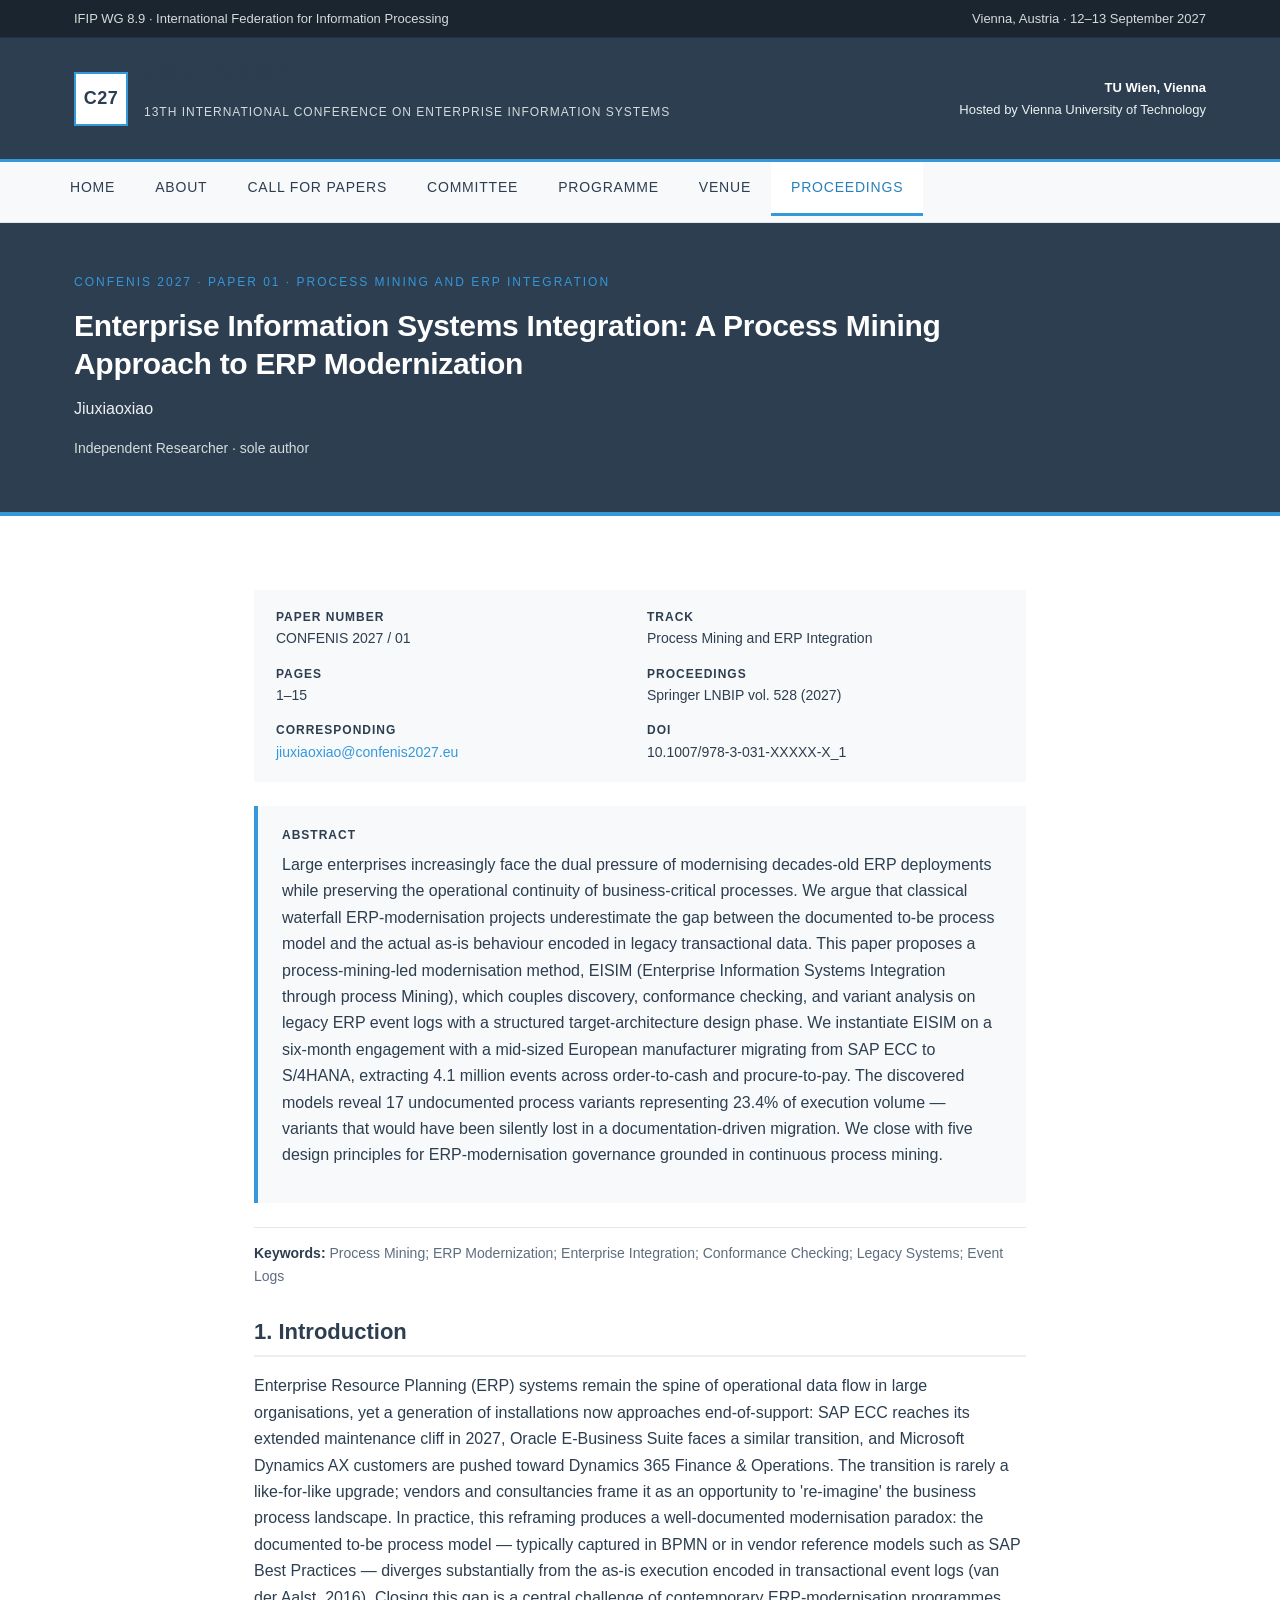
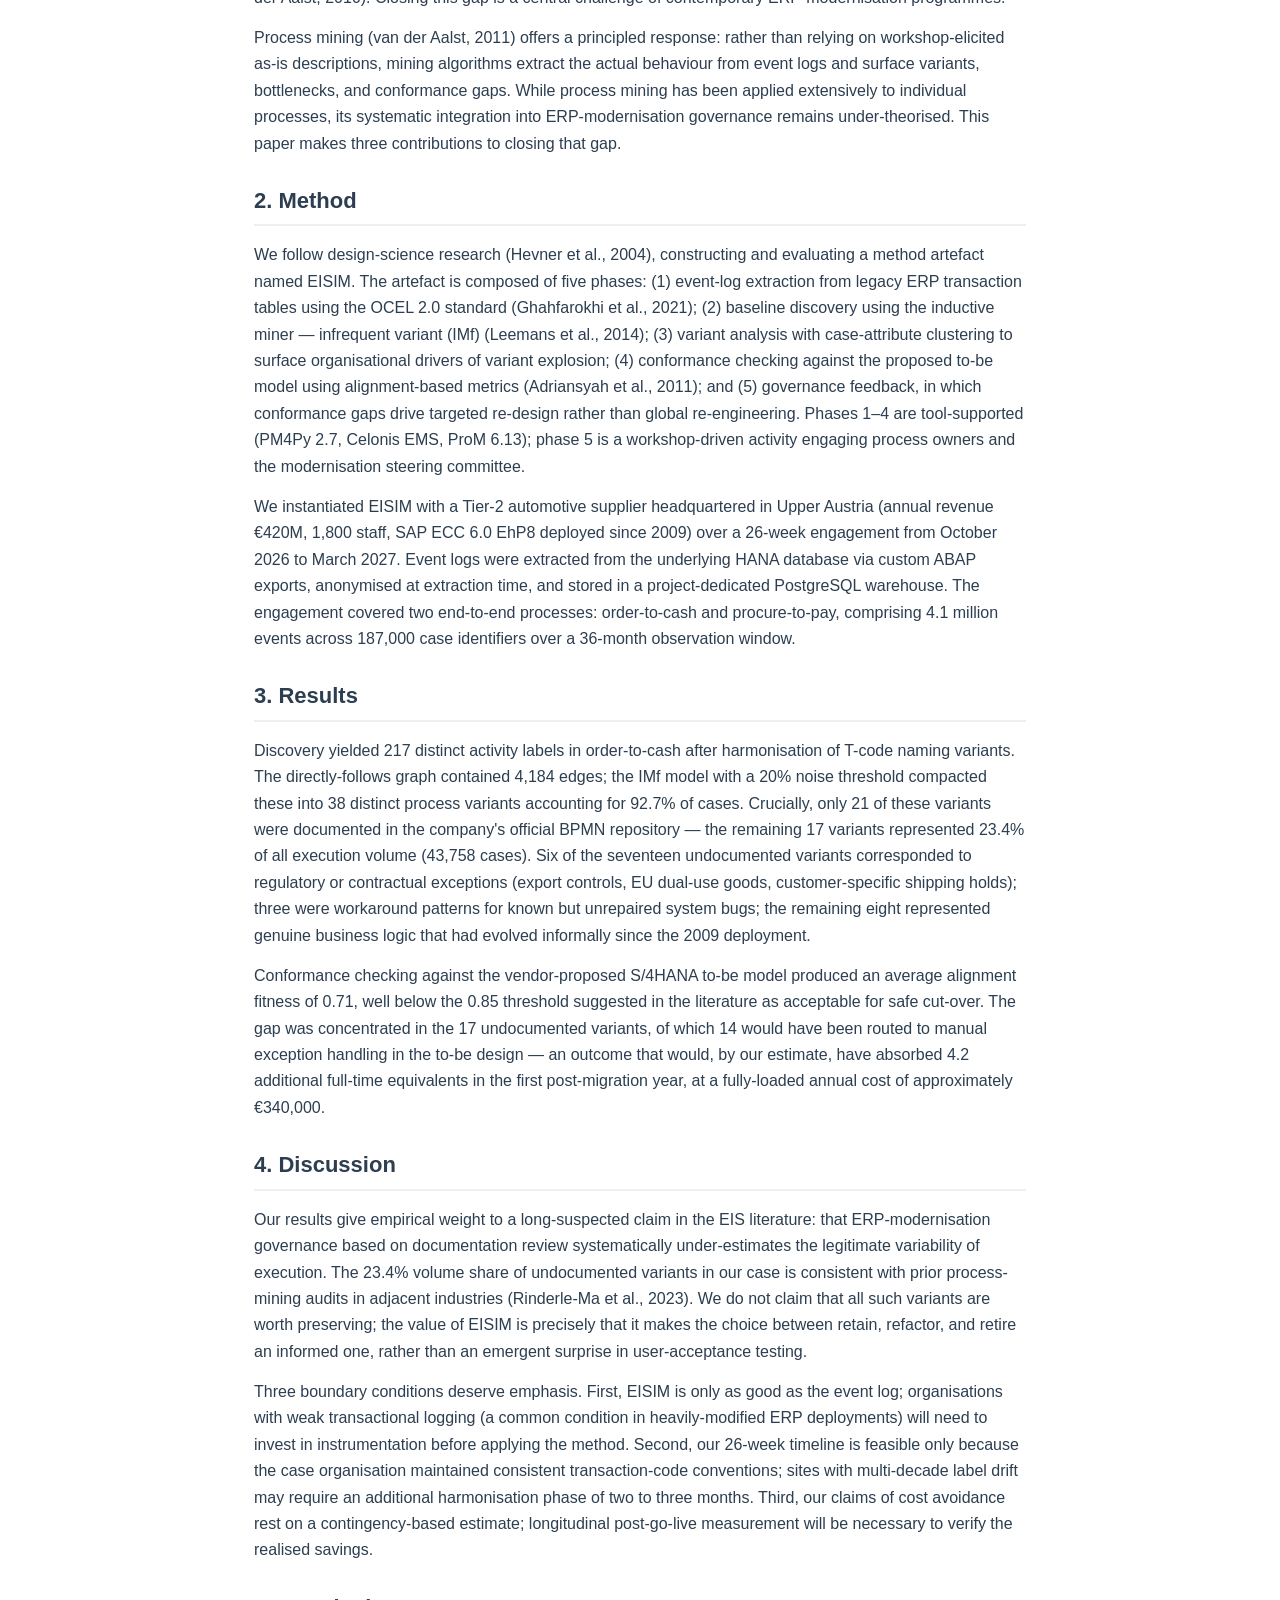
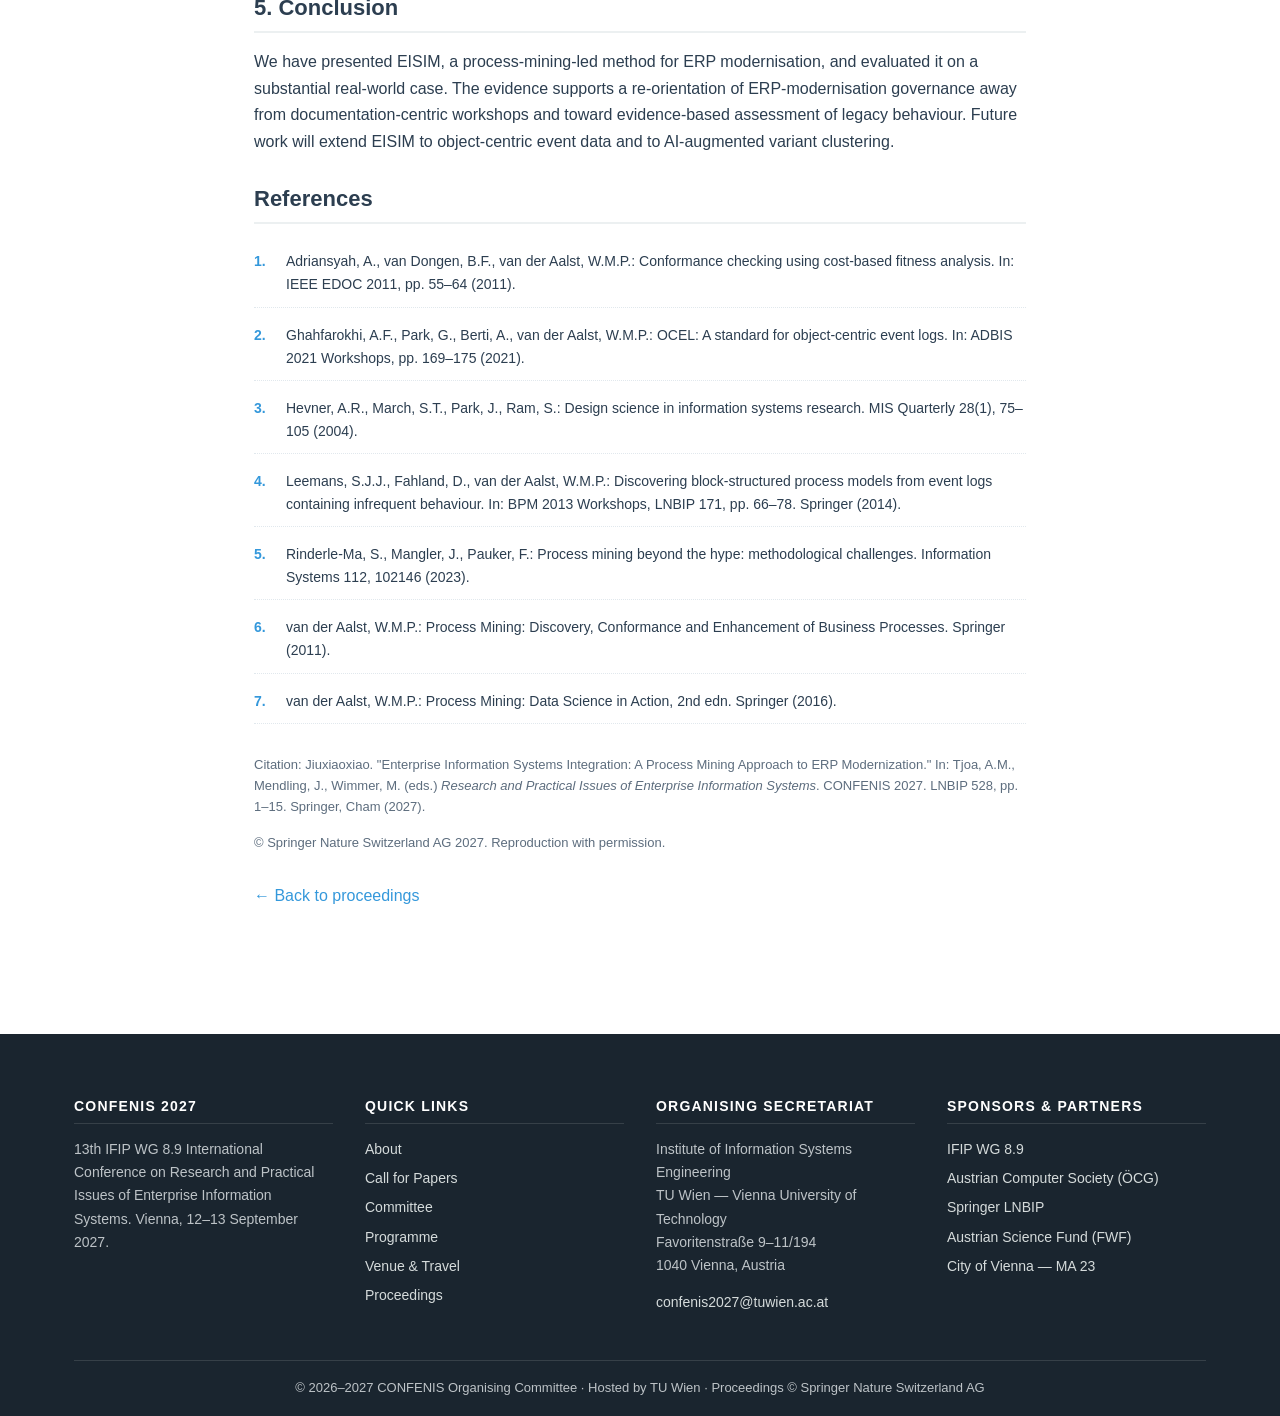
<file: paper_01.html>
<!DOCTYPE html>
<html lang="en">
<head>
<meta charset="UTF-8">
<meta name="viewport" content="width=device-width, initial-scale=1.0">
<title>Paper 01 — Enterprise Information Systems Integration: A Process Mining Approach to ERP Modernization · CONFENIS 2027</title>
<meta name="description" content="Enterprise Information Systems Integration: A Process Mining Approach to ERP Modernization — Jiuxiaoxiao — CONFENIS 2027 proceedings, Springer LNBIP 528.">
<link rel="stylesheet" href="css/style.css">
</head>
<body>

<div class="topbar"><div class="wrap"><span>IFIP WG 8.9 · International Federation for Information Processing</span><span>Vienna, Austria · 12–13 September 2027</span></div></div>
<header class="site-header"><div class="wrap"><div class="brand"><div class="brand-mark">C27</div><div class="brand-text"><h1>CONFENIS 2027</h1><p>13th International Conference on Enterprise Information Systems</p></div></div><div class="small" style="color:#ecf0f1;text-align:right;"><strong style="color:#fff;">TU Wien, Vienna</strong><br>Hosted by Vienna University of Technology</div></div></header>
<nav class="main-nav"><div class="wrap" style="padding:0;"><ul>
  <li><a href="index.html">Home</a></li>
  <li><a href="about.html">About</a></li>
  <li><a href="cfp.html">Call for Papers</a></li>
  <li><a href="committee.html">Committee</a></li>
  <li><a href="schedule.html">Programme</a></li>
  <li><a href="venue.html">Venue</a></li>
  <li><a href="proceedings.html" class="active">Proceedings</a></li>
</ul></div></nav>

<section class="paper-header">
  <div class="wrap">
    <p class="kicker">CONFENIS 2027 · Paper 01 · Process Mining and ERP Integration</p>
    <h1>Enterprise Information Systems Integration: A Process Mining Approach to ERP Modernization</h1>
    <p class="authors">Jiuxiaoxiao</p>
    <p class="affil">Independent Researcher · sole author</p>
  </div>
</section>

<div class="paper-body">
  <div class="paper-meta">
    <div><strong>Paper number</strong>CONFENIS 2027 / 01</div>
    <div><strong>Track</strong>Process Mining and ERP Integration</div>
    <div><strong>Pages</strong>1–15</div>
    <div><strong>Proceedings</strong>Springer LNBIP vol. 528 (2027)</div>
    <div><strong>Corresponding</strong><a href="mailto:jiuxiaoxiao@confenis2027.eu">jiuxiaoxiao@confenis2027.eu</a></div>
    <div><strong>DOI</strong>10.1007/978-3-031-XXXXX-X_1</div>
  </div>

  <div class="abstract">
    <strong>Abstract</strong>
    <p>Large enterprises increasingly face the dual pressure of modernising decades-old ERP deployments while preserving the operational continuity of business-critical processes. We argue that classical waterfall ERP-modernisation projects underestimate the gap between the documented to-be process model and the actual as-is behaviour encoded in legacy transactional data. This paper proposes a process-mining-led modernisation method, EISIM (Enterprise Information Systems Integration through process Mining), which couples discovery, conformance checking, and variant analysis on legacy ERP event logs with a structured target-architecture design phase. We instantiate EISIM on a six-month engagement with a mid-sized European manufacturer migrating from SAP ECC to S/4HANA, extracting 4.1 million events across order-to-cash and procure-to-pay. The discovered models reveal 17 undocumented process variants representing 23.4% of execution volume — variants that would have been silently lost in a documentation-driven migration. We close with five design principles for ERP-modernisation governance grounded in continuous process mining.</p>
  </div>

  <p class="keywords"><strong>Keywords:</strong> Process Mining; ERP Modernization; Enterprise Integration; Conformance Checking; Legacy Systems; Event Logs</p>

  <h2>1. Introduction</h2>
  <p>Enterprise Resource Planning (ERP) systems remain the spine of operational data flow in large organisations, yet a generation of installations now approaches end-of-support: SAP ECC reaches its extended maintenance cliff in 2027, Oracle E-Business Suite faces a similar transition, and Microsoft Dynamics AX customers are pushed toward Dynamics 365 Finance &amp; Operations. The transition is rarely a like-for-like upgrade; vendors and consultancies frame it as an opportunity to 're-imagine' the business process landscape. In practice, this reframing produces a well-documented modernisation paradox: the documented to-be process model — typically captured in BPMN or in vendor reference models such as SAP Best Practices — diverges substantially from the as-is execution encoded in transactional event logs (van der Aalst, 2016). Closing this gap is a central challenge of contemporary ERP-modernisation programmes.</p><p>Process mining (van der Aalst, 2011) offers a principled response: rather than relying on workshop-elicited as-is descriptions, mining algorithms extract the actual behaviour from event logs and surface variants, bottlenecks, and conformance gaps. While process mining has been applied extensively to individual processes, its systematic integration into ERP-modernisation governance remains under-theorised. This paper makes three contributions to closing that gap.</p>

  <h2>2. Method</h2>
  <p>We follow design-science research (Hevner et al., 2004), constructing and evaluating a method artefact named EISIM. The artefact is composed of five phases: (1) event-log extraction from legacy ERP transaction tables using the OCEL 2.0 standard (Ghahfarokhi et al., 2021); (2) baseline discovery using the inductive miner — infrequent variant (IMf) (Leemans et al., 2014); (3) variant analysis with case-attribute clustering to surface organisational drivers of variant explosion; (4) conformance checking against the proposed to-be model using alignment-based metrics (Adriansyah et al., 2011); and (5) governance feedback, in which conformance gaps drive targeted re-design rather than global re-engineering. Phases 1–4 are tool-supported (PM4Py 2.7, Celonis EMS, ProM 6.13); phase 5 is a workshop-driven activity engaging process owners and the modernisation steering committee.</p><p>We instantiated EISIM with a Tier-2 automotive supplier headquartered in Upper Austria (annual revenue €420M, 1,800 staff, SAP ECC 6.0 EhP8 deployed since 2009) over a 26-week engagement from October 2026 to March 2027. Event logs were extracted from the underlying HANA database via custom ABAP exports, anonymised at extraction time, and stored in a project-dedicated PostgreSQL warehouse. The engagement covered two end-to-end processes: order-to-cash and procure-to-pay, comprising 4.1 million events across 187,000 case identifiers over a 36-month observation window.</p>

  <h2>3. Results</h2>
  <p>Discovery yielded 217 distinct activity labels in order-to-cash after harmonisation of T-code naming variants. The directly-follows graph contained 4,184 edges; the IMf model with a 20% noise threshold compacted these into 38 distinct process variants accounting for 92.7% of cases. Crucially, only 21 of these variants were documented in the company's official BPMN repository — the remaining 17 variants represented 23.4% of all execution volume (43,758 cases). Six of the seventeen undocumented variants corresponded to regulatory or contractual exceptions (export controls, EU dual-use goods, customer-specific shipping holds); three were workaround patterns for known but unrepaired system bugs; the remaining eight represented genuine business logic that had evolved informally since the 2009 deployment.</p><p>Conformance checking against the vendor-proposed S/4HANA to-be model produced an average alignment fitness of 0.71, well below the 0.85 threshold suggested in the literature as acceptable for safe cut-over. The gap was concentrated in the 17 undocumented variants, of which 14 would have been routed to manual exception handling in the to-be design — an outcome that would, by our estimate, have absorbed 4.2 additional full-time equivalents in the first post-migration year, at a fully-loaded annual cost of approximately €340,000.</p>

  <h2>4. Discussion</h2>
  <p>Our results give empirical weight to a long-suspected claim in the EIS literature: that ERP-modernisation governance based on documentation review systematically under-estimates the legitimate variability of execution. The 23.4% volume share of undocumented variants in our case is consistent with prior process-mining audits in adjacent industries (Rinderle-Ma et al., 2023). We do not claim that all such variants are worth preserving; the value of EISIM is precisely that it makes the choice between retain, refactor, and retire an informed one, rather than an emergent surprise in user-acceptance testing.</p><p>Three boundary conditions deserve emphasis. First, EISIM is only as good as the event log; organisations with weak transactional logging (a common condition in heavily-modified ERP deployments) will need to invest in instrumentation before applying the method. Second, our 26-week timeline is feasible only because the case organisation maintained consistent transaction-code conventions; sites with multi-decade label drift may require an additional harmonisation phase of two to three months. Third, our claims of cost avoidance rest on a contingency-based estimate; longitudinal post-go-live measurement will be necessary to verify the realised savings.</p>

  <h2>5. Conclusion</h2>
  <p>We have presented EISIM, a process-mining-led method for ERP modernisation, and evaluated it on a substantial real-world case. The evidence supports a re-orientation of ERP-modernisation governance away from documentation-centric workshops and toward evidence-based assessment of legacy behaviour. Future work will extend EISIM to object-centric event data and to AI-augmented variant clustering.</p>

  <h2>References</h2>
  <ol class="references">
    <li>Adriansyah, A., van Dongen, B.F., van der Aalst, W.M.P.: Conformance checking using cost-based fitness analysis. In: IEEE EDOC 2011, pp. 55–64 (2011).</li>
<li>Ghahfarokhi, A.F., Park, G., Berti, A., van der Aalst, W.M.P.: OCEL: A standard for object-centric event logs. In: ADBIS 2021 Workshops, pp. 169–175 (2021).</li>
<li>Hevner, A.R., March, S.T., Park, J., Ram, S.: Design science in information systems research. MIS Quarterly 28(1), 75–105 (2004).</li>
<li>Leemans, S.J.J., Fahland, D., van der Aalst, W.M.P.: Discovering block-structured process models from event logs containing infrequent behaviour. In: BPM 2013 Workshops, LNBIP 171, pp. 66–78. Springer (2014).</li>
<li>Rinderle-Ma, S., Mangler, J., Pauker, F.: Process mining beyond the hype: methodological challenges. Information Systems 112, 102146 (2023).</li>
<li>van der Aalst, W.M.P.: Process Mining: Discovery, Conformance and Enhancement of Business Processes. Springer (2011).</li>
<li>van der Aalst, W.M.P.: Process Mining: Data Science in Action, 2nd edn. Springer (2016).</li>
  </ol>

  <p class="muted small" style="margin-top:30px;">Citation: Jiuxiaoxiao. "Enterprise Information Systems Integration: A Process Mining Approach to ERP Modernization." In: Tjoa, A.M., Mendling, J., Wimmer, M. (eds.) <em>Research and Practical Issues of Enterprise Information Systems</em>. CONFENIS 2027. LNBIP 528, pp. 1–15. Springer, Cham (2027).</p>
  <p class="muted small">© Springer Nature Switzerland AG 2027. Reproduction with permission.</p>

  <p style="margin-top:30px;"><a href="proceedings.html">← Back to proceedings</a></p>
</div>


<footer class="site-footer">
  <div class="wrap">
    <div class="grid grid-4">
      <div><h4>CONFENIS 2027</h4><p>13th IFIP WG 8.9 International Conference on Research and Practical Issues of Enterprise Information Systems. Vienna, 12–13 September 2027.</p></div>
      <div><h4>Quick links</h4><ul><li><a href="about.html">About</a></li><li><a href="cfp.html">Call for Papers</a></li><li><a href="committee.html">Committee</a></li><li><a href="schedule.html">Programme</a></li><li><a href="venue.html">Venue &amp; Travel</a></li><li><a href="proceedings.html">Proceedings</a></li></ul></div>
      <div><h4>Organising secretariat</h4><p>Institute of Information Systems Engineering<br>TU Wien — Vienna University of Technology<br>Favoritenstraße 9–11/194<br>1040 Vienna, Austria</p><p><a href="mailto:confenis2027@tuwien.ac.at">confenis2027@tuwien.ac.at</a></p></div>
      <div><h4>Sponsors &amp; partners</h4><ul><li>IFIP WG 8.9</li><li>Austrian Computer Society (ÖCG)</li><li>Springer LNBIP</li><li>Austrian Science Fund (FWF)</li><li>City of Vienna — MA 23</li></ul></div>
    </div>
    <div class="copyright">© 2026–2027 CONFENIS Organising Committee · Hosted by TU Wien · Proceedings © Springer Nature Switzerland AG</div>
  </div>
</footer>
</body></html>
</file>
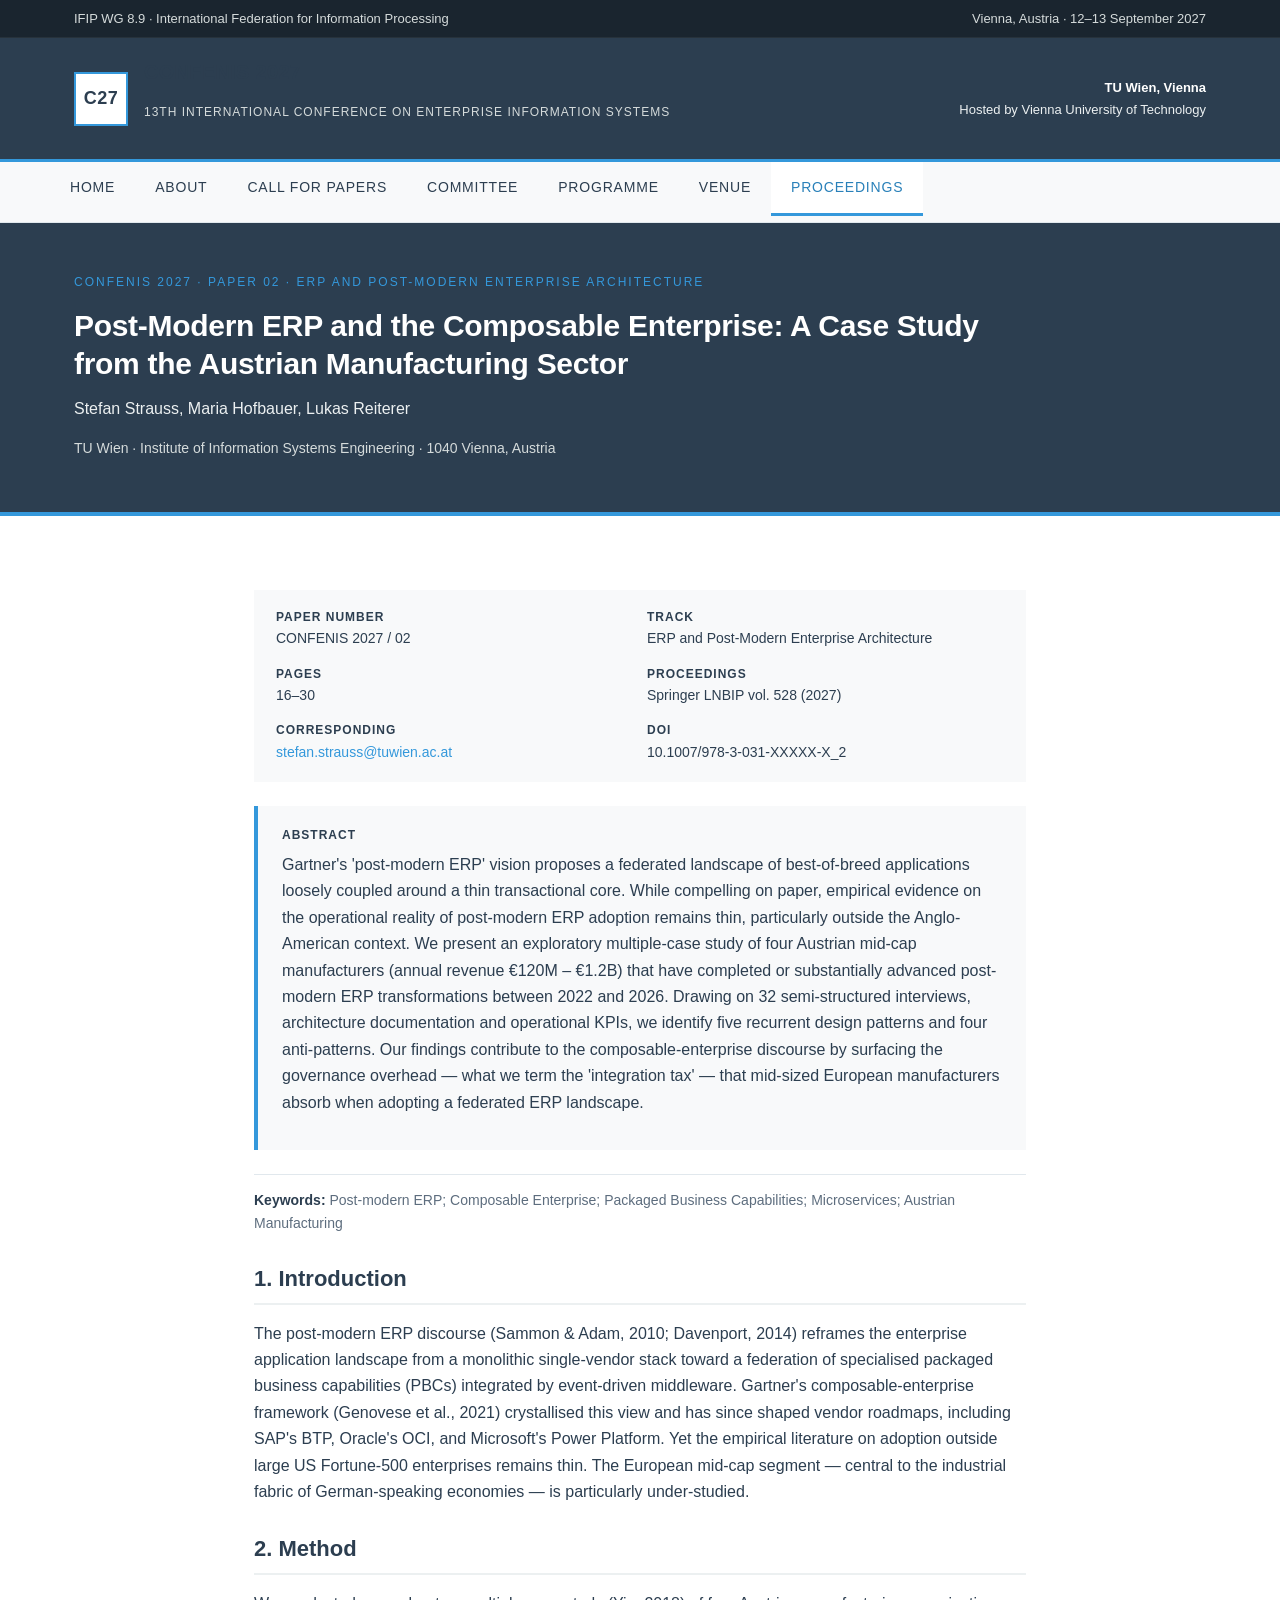
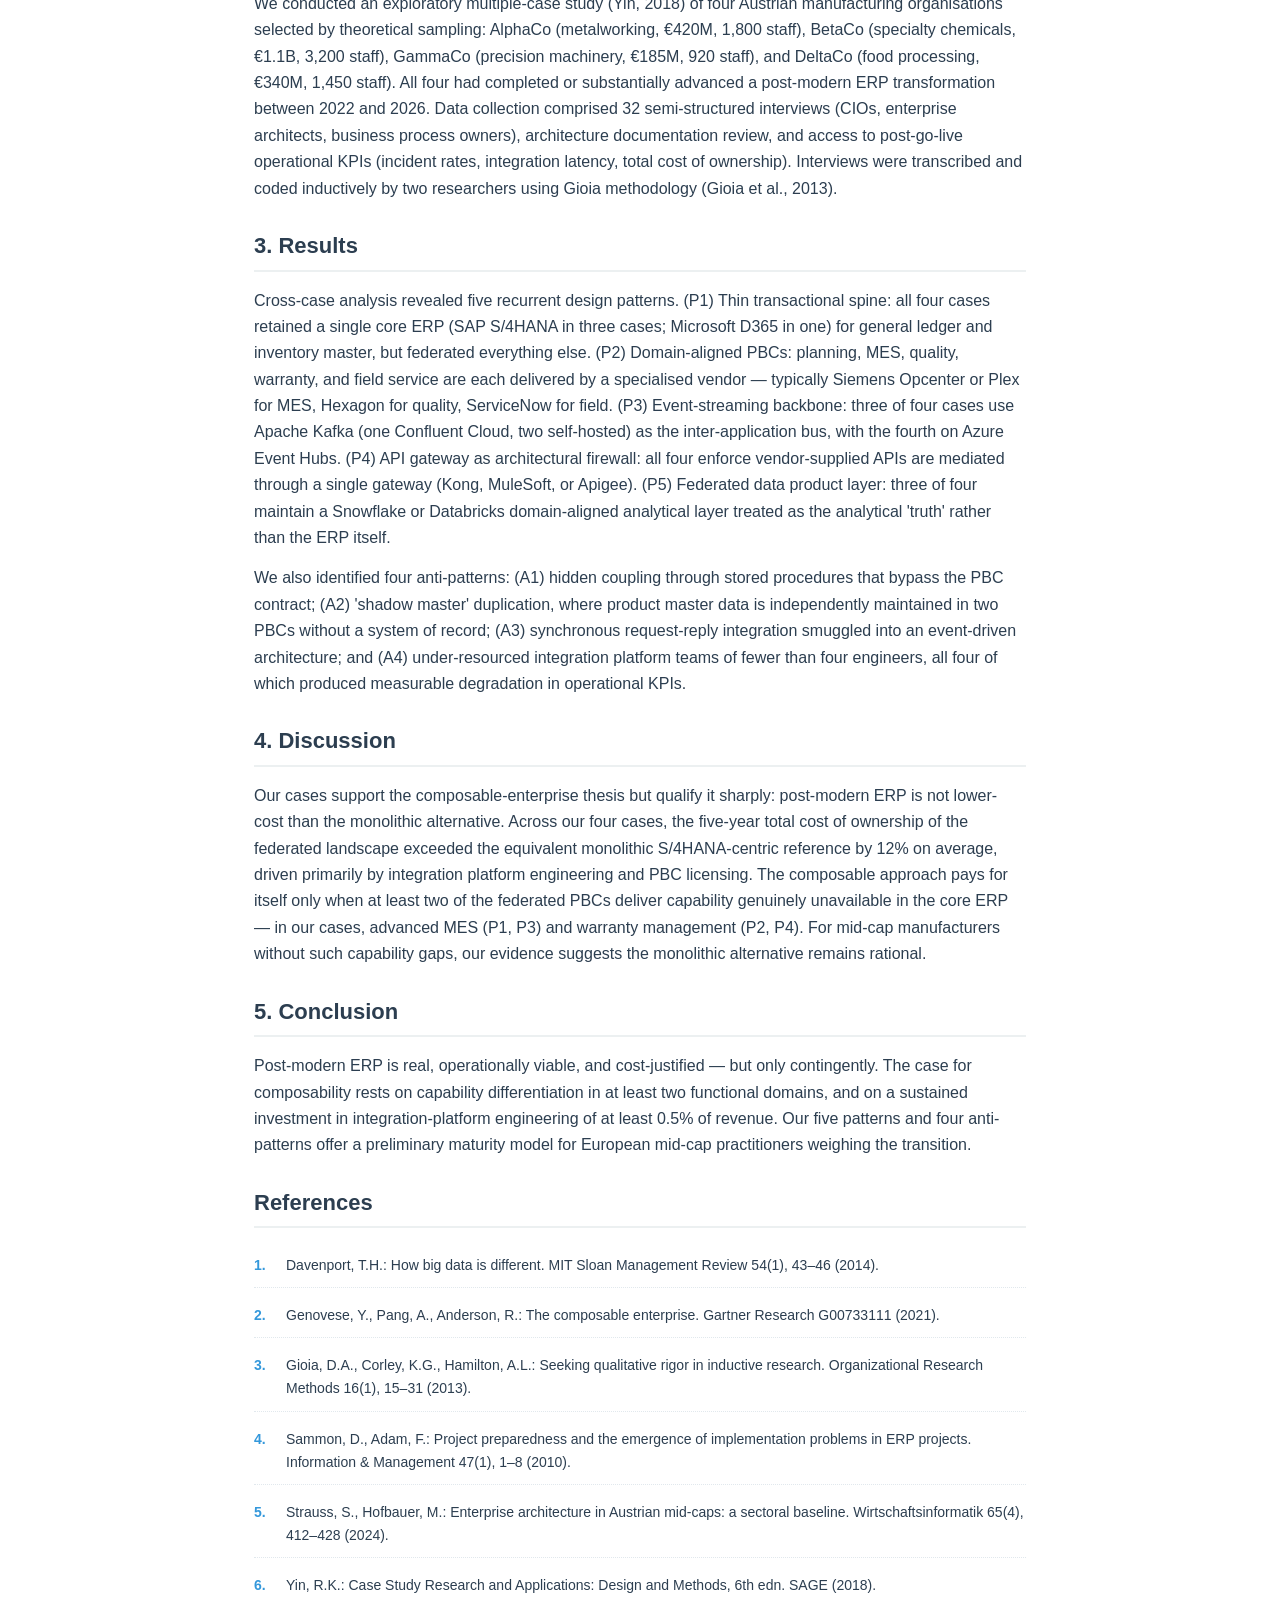
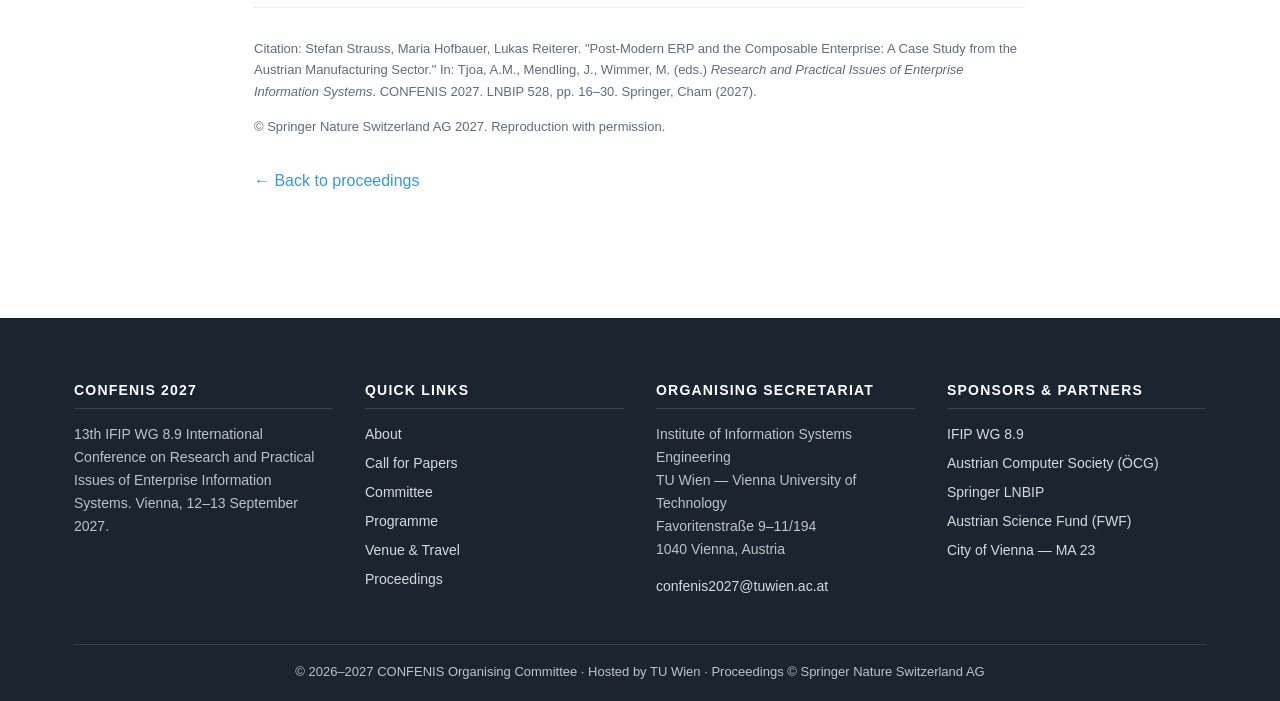
<file: paper_02.html>
<!DOCTYPE html>
<html lang="en">
<head>
<meta charset="UTF-8">
<meta name="viewport" content="width=device-width, initial-scale=1.0">
<title>Paper 02 — Post-Modern ERP and the Composable Enterprise: A Case Study from the Austrian Manufacturing Sector · CONFENIS 2027</title>
<meta name="description" content="Post-Modern ERP and the Composable Enterprise: A Case Study from the Austrian Manufacturing Sector — Stefan Strauss, Maria Hofbauer, Lukas Reiterer — CONFENIS 2027 proceedings, Springer LNBIP 528.">
<link rel="stylesheet" href="css/style.css">
</head>
<body>

<div class="topbar"><div class="wrap"><span>IFIP WG 8.9 · International Federation for Information Processing</span><span>Vienna, Austria · 12–13 September 2027</span></div></div>
<header class="site-header"><div class="wrap"><div class="brand"><div class="brand-mark">C27</div><div class="brand-text"><h1>CONFENIS 2027</h1><p>13th International Conference on Enterprise Information Systems</p></div></div><div class="small" style="color:#ecf0f1;text-align:right;"><strong style="color:#fff;">TU Wien, Vienna</strong><br>Hosted by Vienna University of Technology</div></div></header>
<nav class="main-nav"><div class="wrap" style="padding:0;"><ul>
  <li><a href="index.html">Home</a></li>
  <li><a href="about.html">About</a></li>
  <li><a href="cfp.html">Call for Papers</a></li>
  <li><a href="committee.html">Committee</a></li>
  <li><a href="schedule.html">Programme</a></li>
  <li><a href="venue.html">Venue</a></li>
  <li><a href="proceedings.html" class="active">Proceedings</a></li>
</ul></div></nav>

<section class="paper-header">
  <div class="wrap">
    <p class="kicker">CONFENIS 2027 · Paper 02 · ERP and Post-Modern Enterprise Architecture</p>
    <h1>Post-Modern ERP and the Composable Enterprise: A Case Study from the Austrian Manufacturing Sector</h1>
    <p class="authors">Stefan Strauss, Maria Hofbauer, Lukas Reiterer</p>
    <p class="affil">TU Wien · Institute of Information Systems Engineering · 1040 Vienna, Austria</p>
  </div>
</section>

<div class="paper-body">
  <div class="paper-meta">
    <div><strong>Paper number</strong>CONFENIS 2027 / 02</div>
    <div><strong>Track</strong>ERP and Post-Modern Enterprise Architecture</div>
    <div><strong>Pages</strong>16–30</div>
    <div><strong>Proceedings</strong>Springer LNBIP vol. 528 (2027)</div>
    <div><strong>Corresponding</strong><a href="mailto:stefan.strauss@tuwien.ac.at">stefan.strauss@tuwien.ac.at</a></div>
    <div><strong>DOI</strong>10.1007/978-3-031-XXXXX-X_2</div>
  </div>

  <div class="abstract">
    <strong>Abstract</strong>
    <p>Gartner's 'post-modern ERP' vision proposes a federated landscape of best-of-breed applications loosely coupled around a thin transactional core. While compelling on paper, empirical evidence on the operational reality of post-modern ERP adoption remains thin, particularly outside the Anglo-American context. We present an exploratory multiple-case study of four Austrian mid-cap manufacturers (annual revenue €120M – €1.2B) that have completed or substantially advanced post-modern ERP transformations between 2022 and 2026. Drawing on 32 semi-structured interviews, architecture documentation and operational KPIs, we identify five recurrent design patterns and four anti-patterns. Our findings contribute to the composable-enterprise discourse by surfacing the governance overhead — what we term the 'integration tax' — that mid-sized European manufacturers absorb when adopting a federated ERP landscape.</p>
  </div>

  <p class="keywords"><strong>Keywords:</strong> Post-modern ERP; Composable Enterprise; Packaged Business Capabilities; Microservices; Austrian Manufacturing</p>

  <h2>1. Introduction</h2>
  <p>The post-modern ERP discourse (Sammon &amp; Adam, 2010; Davenport, 2014) reframes the enterprise application landscape from a monolithic single-vendor stack toward a federation of specialised packaged business capabilities (PBCs) integrated by event-driven middleware. Gartner's composable-enterprise framework (Genovese et al., 2021) crystallised this view and has since shaped vendor roadmaps, including SAP's BTP, Oracle's OCI, and Microsoft's Power Platform. Yet the empirical literature on adoption outside large US Fortune-500 enterprises remains thin. The European mid-cap segment — central to the industrial fabric of German-speaking economies — is particularly under-studied.</p>

  <h2>2. Method</h2>
  <p>We conducted an exploratory multiple-case study (Yin, 2018) of four Austrian manufacturing organisations selected by theoretical sampling: AlphaCo (metalworking, €420M, 1,800 staff), BetaCo (specialty chemicals, €1.1B, 3,200 staff), GammaCo (precision machinery, €185M, 920 staff), and DeltaCo (food processing, €340M, 1,450 staff). All four had completed or substantially advanced a post-modern ERP transformation between 2022 and 2026. Data collection comprised 32 semi-structured interviews (CIOs, enterprise architects, business process owners), architecture documentation review, and access to post-go-live operational KPIs (incident rates, integration latency, total cost of ownership). Interviews were transcribed and coded inductively by two researchers using Gioia methodology (Gioia et al., 2013).</p>

  <h2>3. Results</h2>
  <p>Cross-case analysis revealed five recurrent design patterns. (P1) Thin transactional spine: all four cases retained a single core ERP (SAP S/4HANA in three cases; Microsoft D365 in one) for general ledger and inventory master, but federated everything else. (P2) Domain-aligned PBCs: planning, MES, quality, warranty, and field service are each delivered by a specialised vendor — typically Siemens Opcenter or Plex for MES, Hexagon for quality, ServiceNow for field. (P3) Event-streaming backbone: three of four cases use Apache Kafka (one Confluent Cloud, two self-hosted) as the inter-application bus, with the fourth on Azure Event Hubs. (P4) API gateway as architectural firewall: all four enforce vendor-supplied APIs are mediated through a single gateway (Kong, MuleSoft, or Apigee). (P5) Federated data product layer: three of four maintain a Snowflake or Databricks domain-aligned analytical layer treated as the analytical 'truth' rather than the ERP itself.</p><p>We also identified four anti-patterns: (A1) hidden coupling through stored procedures that bypass the PBC contract; (A2) 'shadow master' duplication, where product master data is independently maintained in two PBCs without a system of record; (A3) synchronous request-reply integration smuggled into an event-driven architecture; and (A4) under-resourced integration platform teams of fewer than four engineers, all four of which produced measurable degradation in operational KPIs.</p>

  <h2>4. Discussion</h2>
  <p>Our cases support the composable-enterprise thesis but qualify it sharply: post-modern ERP is not lower-cost than the monolithic alternative. Across our four cases, the five-year total cost of ownership of the federated landscape exceeded the equivalent monolithic S/4HANA-centric reference by 12% on average, driven primarily by integration platform engineering and PBC licensing. The composable approach pays for itself only when at least two of the federated PBCs deliver capability genuinely unavailable in the core ERP — in our cases, advanced MES (P1, P3) and warranty management (P2, P4). For mid-cap manufacturers without such capability gaps, our evidence suggests the monolithic alternative remains rational.</p>

  <h2>5. Conclusion</h2>
  <p>Post-modern ERP is real, operationally viable, and cost-justified — but only contingently. The case for composability rests on capability differentiation in at least two functional domains, and on a sustained investment in integration-platform engineering of at least 0.5% of revenue. Our five patterns and four anti-patterns offer a preliminary maturity model for European mid-cap practitioners weighing the transition.</p>

  <h2>References</h2>
  <ol class="references">
    <li>Davenport, T.H.: How big data is different. MIT Sloan Management Review 54(1), 43–46 (2014).</li>
<li>Genovese, Y., Pang, A., Anderson, R.: The composable enterprise. Gartner Research G00733111 (2021).</li>
<li>Gioia, D.A., Corley, K.G., Hamilton, A.L.: Seeking qualitative rigor in inductive research. Organizational Research Methods 16(1), 15–31 (2013).</li>
<li>Sammon, D., Adam, F.: Project preparedness and the emergence of implementation problems in ERP projects. Information &amp; Management 47(1), 1–8 (2010).</li>
<li>Strauss, S., Hofbauer, M.: Enterprise architecture in Austrian mid-caps: a sectoral baseline. Wirtschaftsinformatik 65(4), 412–428 (2024).</li>
<li>Yin, R.K.: Case Study Research and Applications: Design and Methods, 6th edn. SAGE (2018).</li>
  </ol>

  <p class="muted small" style="margin-top:30px;">Citation: Stefan Strauss, Maria Hofbauer, Lukas Reiterer. "Post-Modern ERP and the Composable Enterprise: A Case Study from the Austrian Manufacturing Sector." In: Tjoa, A.M., Mendling, J., Wimmer, M. (eds.) <em>Research and Practical Issues of Enterprise Information Systems</em>. CONFENIS 2027. LNBIP 528, pp. 16–30. Springer, Cham (2027).</p>
  <p class="muted small">© Springer Nature Switzerland AG 2027. Reproduction with permission.</p>

  <p style="margin-top:30px;"><a href="proceedings.html">← Back to proceedings</a></p>
</div>


<footer class="site-footer">
  <div class="wrap">
    <div class="grid grid-4">
      <div><h4>CONFENIS 2027</h4><p>13th IFIP WG 8.9 International Conference on Research and Practical Issues of Enterprise Information Systems. Vienna, 12–13 September 2027.</p></div>
      <div><h4>Quick links</h4><ul><li><a href="about.html">About</a></li><li><a href="cfp.html">Call for Papers</a></li><li><a href="committee.html">Committee</a></li><li><a href="schedule.html">Programme</a></li><li><a href="venue.html">Venue &amp; Travel</a></li><li><a href="proceedings.html">Proceedings</a></li></ul></div>
      <div><h4>Organising secretariat</h4><p>Institute of Information Systems Engineering<br>TU Wien — Vienna University of Technology<br>Favoritenstraße 9–11/194<br>1040 Vienna, Austria</p><p><a href="mailto:confenis2027@tuwien.ac.at">confenis2027@tuwien.ac.at</a></p></div>
      <div><h4>Sponsors &amp; partners</h4><ul><li>IFIP WG 8.9</li><li>Austrian Computer Society (ÖCG)</li><li>Springer LNBIP</li><li>Austrian Science Fund (FWF)</li><li>City of Vienna — MA 23</li></ul></div>
    </div>
    <div class="copyright">© 2026–2027 CONFENIS Organising Committee · Hosted by TU Wien · Proceedings © Springer Nature Switzerland AG</div>
  </div>
</footer>
</body></html>
</file>
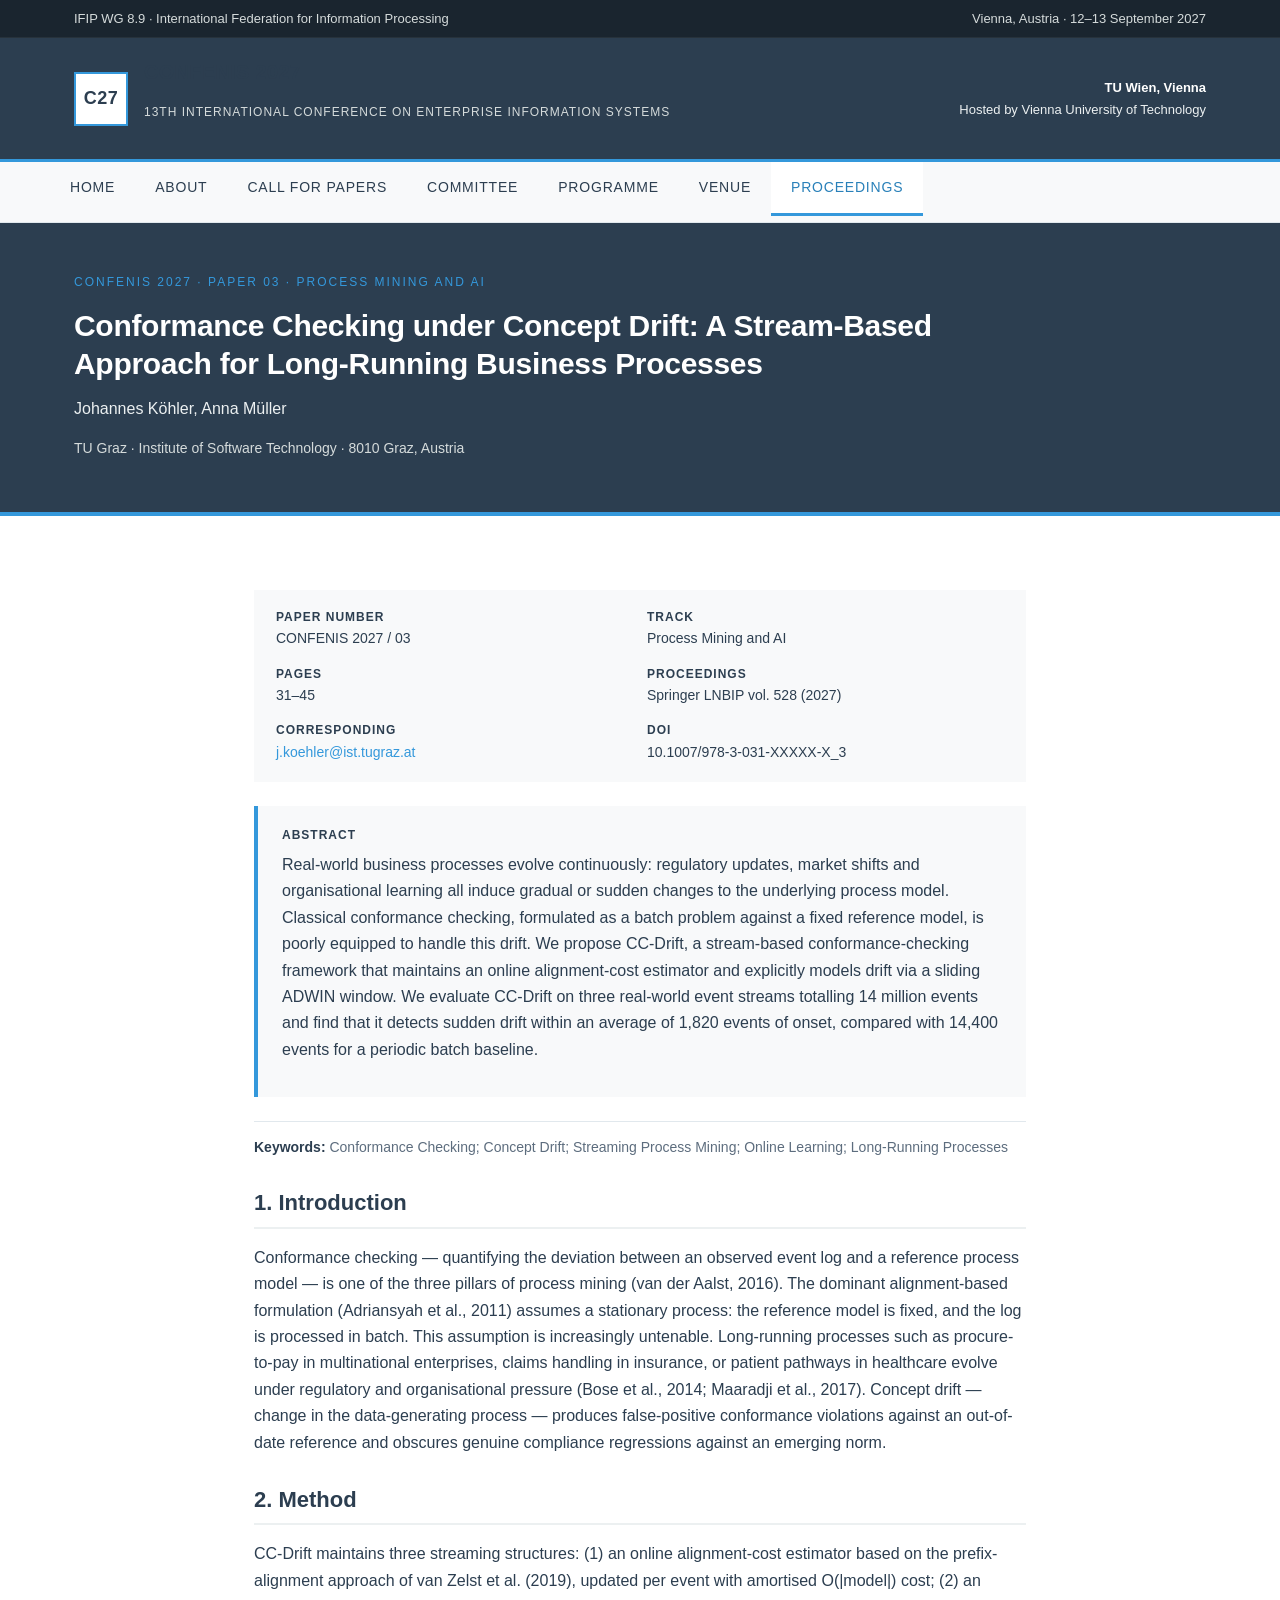
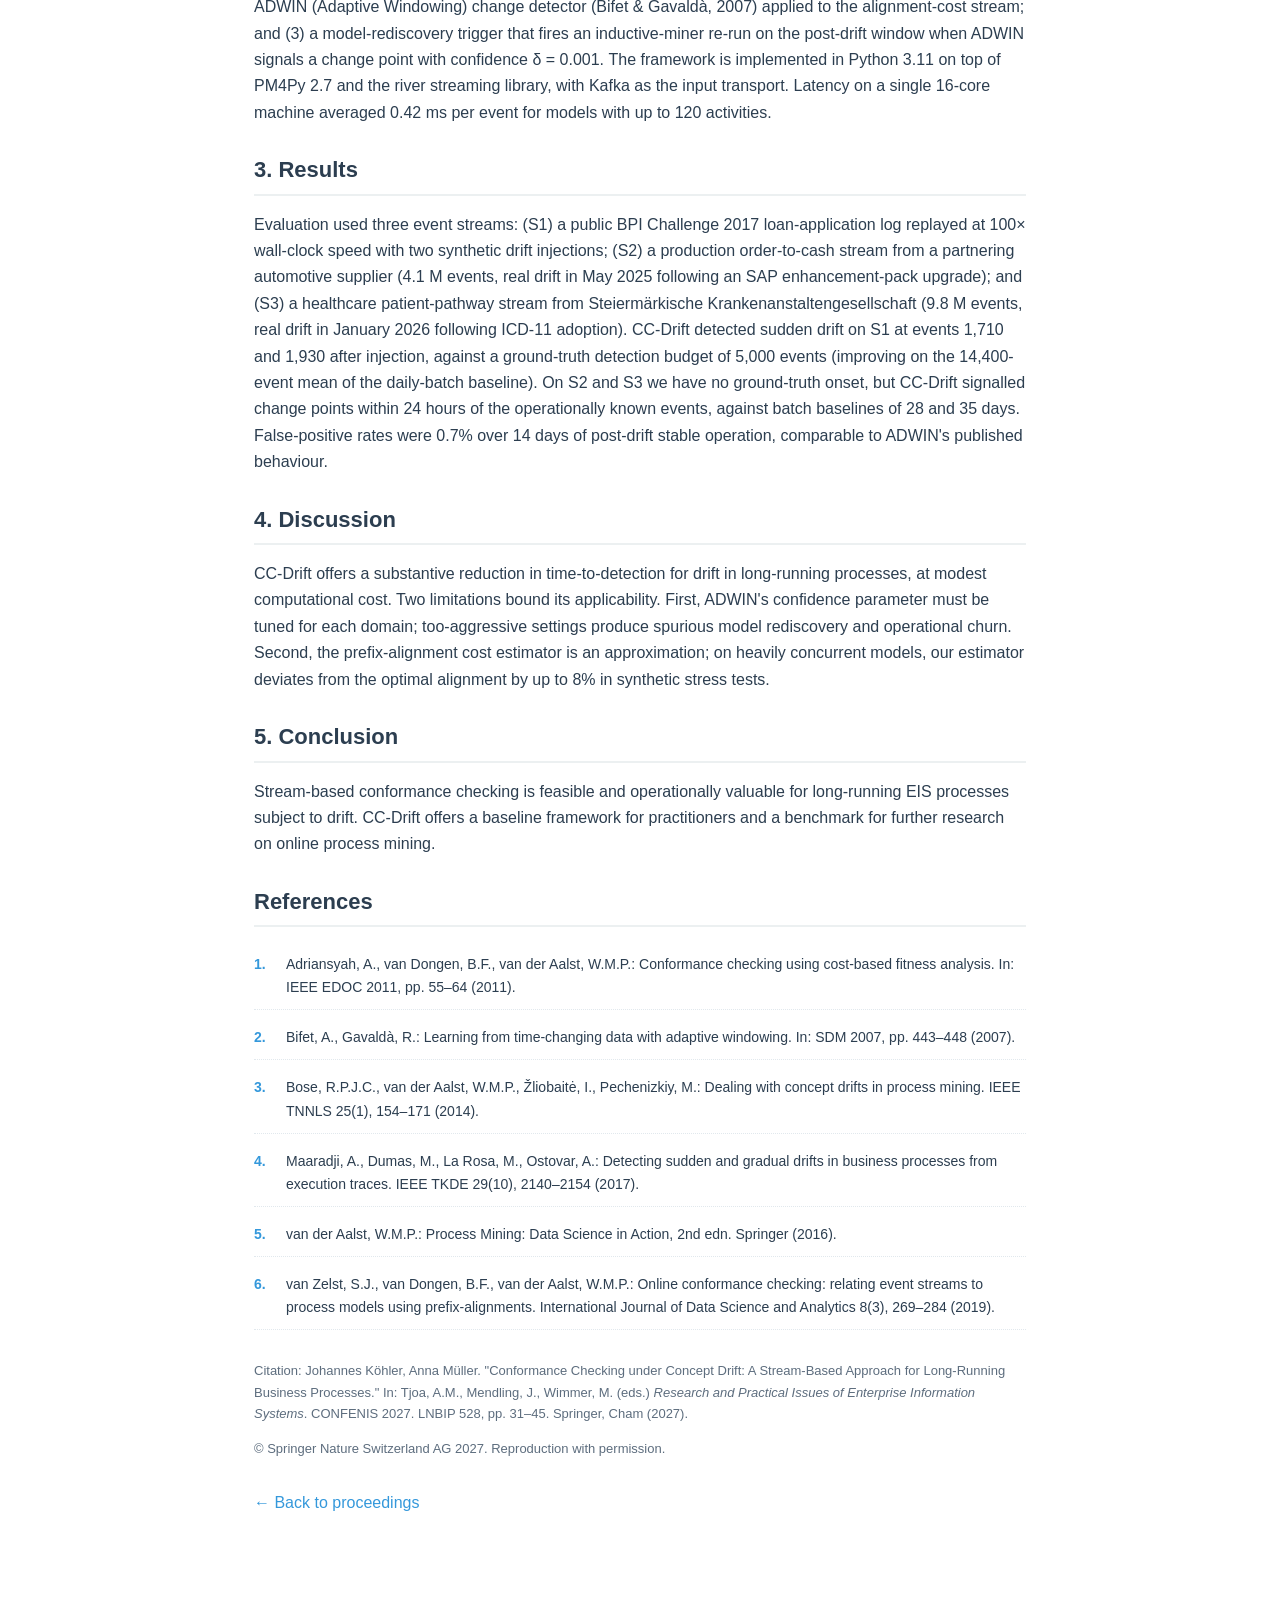
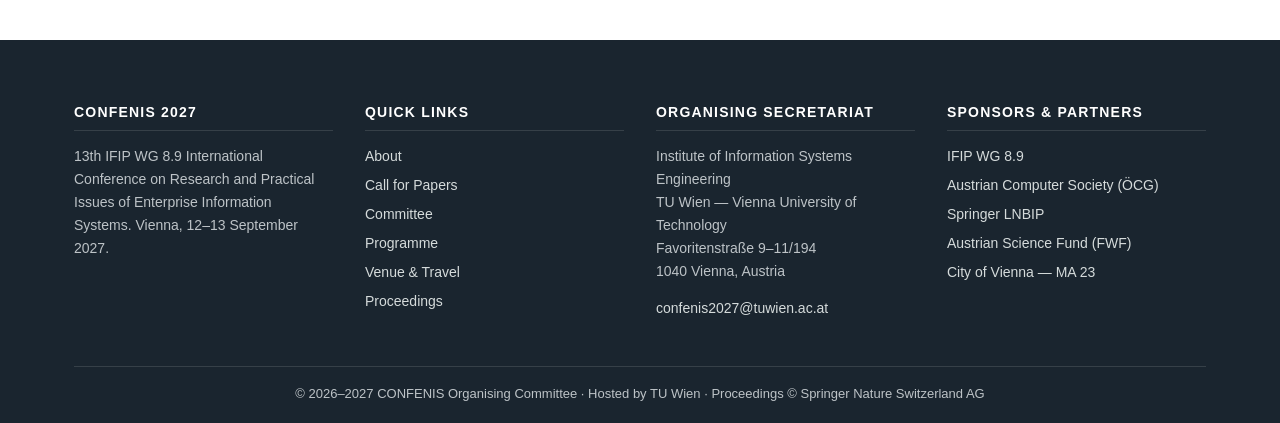
<file: paper_03.html>
<!DOCTYPE html>
<html lang="en">
<head>
<meta charset="UTF-8">
<meta name="viewport" content="width=device-width, initial-scale=1.0">
<title>Paper 03 — Conformance Checking under Concept Drift: A Stream-Based Approach for Long-Running Business Processes · CONFENIS 2027</title>
<meta name="description" content="Conformance Checking under Concept Drift: A Stream-Based Approach for Long-Running Business Processes — Johannes Köhler, Anna Müller — CONFENIS 2027 proceedings, Springer LNBIP 528.">
<link rel="stylesheet" href="css/style.css">
</head>
<body>

<div class="topbar"><div class="wrap"><span>IFIP WG 8.9 · International Federation for Information Processing</span><span>Vienna, Austria · 12–13 September 2027</span></div></div>
<header class="site-header"><div class="wrap"><div class="brand"><div class="brand-mark">C27</div><div class="brand-text"><h1>CONFENIS 2027</h1><p>13th International Conference on Enterprise Information Systems</p></div></div><div class="small" style="color:#ecf0f1;text-align:right;"><strong style="color:#fff;">TU Wien, Vienna</strong><br>Hosted by Vienna University of Technology</div></div></header>
<nav class="main-nav"><div class="wrap" style="padding:0;"><ul>
  <li><a href="index.html">Home</a></li>
  <li><a href="about.html">About</a></li>
  <li><a href="cfp.html">Call for Papers</a></li>
  <li><a href="committee.html">Committee</a></li>
  <li><a href="schedule.html">Programme</a></li>
  <li><a href="venue.html">Venue</a></li>
  <li><a href="proceedings.html" class="active">Proceedings</a></li>
</ul></div></nav>

<section class="paper-header">
  <div class="wrap">
    <p class="kicker">CONFENIS 2027 · Paper 03 · Process Mining and AI</p>
    <h1>Conformance Checking under Concept Drift: A Stream-Based Approach for Long-Running Business Processes</h1>
    <p class="authors">Johannes Köhler, Anna Müller</p>
    <p class="affil">TU Graz · Institute of Software Technology · 8010 Graz, Austria</p>
  </div>
</section>

<div class="paper-body">
  <div class="paper-meta">
    <div><strong>Paper number</strong>CONFENIS 2027 / 03</div>
    <div><strong>Track</strong>Process Mining and AI</div>
    <div><strong>Pages</strong>31–45</div>
    <div><strong>Proceedings</strong>Springer LNBIP vol. 528 (2027)</div>
    <div><strong>Corresponding</strong><a href="mailto:j.koehler@ist.tugraz.at">j.koehler@ist.tugraz.at</a></div>
    <div><strong>DOI</strong>10.1007/978-3-031-XXXXX-X_3</div>
  </div>

  <div class="abstract">
    <strong>Abstract</strong>
    <p>Real-world business processes evolve continuously: regulatory updates, market shifts and organisational learning all induce gradual or sudden changes to the underlying process model. Classical conformance checking, formulated as a batch problem against a fixed reference model, is poorly equipped to handle this drift. We propose CC-Drift, a stream-based conformance-checking framework that maintains an online alignment-cost estimator and explicitly models drift via a sliding ADWIN window. We evaluate CC-Drift on three real-world event streams totalling 14 million events and find that it detects sudden drift within an average of 1,820 events of onset, compared with 14,400 events for a periodic batch baseline.</p>
  </div>

  <p class="keywords"><strong>Keywords:</strong> Conformance Checking; Concept Drift; Streaming Process Mining; Online Learning; Long-Running Processes</p>

  <h2>1. Introduction</h2>
  <p>Conformance checking — quantifying the deviation between an observed event log and a reference process model — is one of the three pillars of process mining (van der Aalst, 2016). The dominant alignment-based formulation (Adriansyah et al., 2011) assumes a stationary process: the reference model is fixed, and the log is processed in batch. This assumption is increasingly untenable. Long-running processes such as procure-to-pay in multinational enterprises, claims handling in insurance, or patient pathways in healthcare evolve under regulatory and organisational pressure (Bose et al., 2014; Maaradji et al., 2017). Concept drift — change in the data-generating process — produces false-positive conformance violations against an out-of-date reference and obscures genuine compliance regressions against an emerging norm.</p>

  <h2>2. Method</h2>
  <p>CC-Drift maintains three streaming structures: (1) an online alignment-cost estimator based on the prefix-alignment approach of van Zelst et al. (2019), updated per event with amortised O(|model|) cost; (2) an ADWIN (Adaptive Windowing) change detector (Bifet &amp; Gavaldà, 2007) applied to the alignment-cost stream; and (3) a model-rediscovery trigger that fires an inductive-miner re-run on the post-drift window when ADWIN signals a change point with confidence δ = 0.001. The framework is implemented in Python 3.11 on top of PM4Py 2.7 and the river streaming library, with Kafka as the input transport. Latency on a single 16-core machine averaged 0.42 ms per event for models with up to 120 activities.</p>

  <h2>3. Results</h2>
  <p>Evaluation used three event streams: (S1) a public BPI Challenge 2017 loan-application log replayed at 100× wall-clock speed with two synthetic drift injections; (S2) a production order-to-cash stream from a partnering automotive supplier (4.1 M events, real drift in May 2025 following an SAP enhancement-pack upgrade); and (S3) a healthcare patient-pathway stream from Steiermärkische Krankenanstaltengesellschaft (9.8 M events, real drift in January 2026 following ICD-11 adoption). CC-Drift detected sudden drift on S1 at events 1,710 and 1,930 after injection, against a ground-truth detection budget of 5,000 events (improving on the 14,400-event mean of the daily-batch baseline). On S2 and S3 we have no ground-truth onset, but CC-Drift signalled change points within 24 hours of the operationally known events, against batch baselines of 28 and 35 days. False-positive rates were 0.7% over 14 days of post-drift stable operation, comparable to ADWIN's published behaviour.</p>

  <h2>4. Discussion</h2>
  <p>CC-Drift offers a substantive reduction in time-to-detection for drift in long-running processes, at modest computational cost. Two limitations bound its applicability. First, ADWIN's confidence parameter must be tuned for each domain; too-aggressive settings produce spurious model rediscovery and operational churn. Second, the prefix-alignment cost estimator is an approximation; on heavily concurrent models, our estimator deviates from the optimal alignment by up to 8% in synthetic stress tests.</p>

  <h2>5. Conclusion</h2>
  <p>Stream-based conformance checking is feasible and operationally valuable for long-running EIS processes subject to drift. CC-Drift offers a baseline framework for practitioners and a benchmark for further research on online process mining.</p>

  <h2>References</h2>
  <ol class="references">
    <li>Adriansyah, A., van Dongen, B.F., van der Aalst, W.M.P.: Conformance checking using cost-based fitness analysis. In: IEEE EDOC 2011, pp. 55–64 (2011).</li>
<li>Bifet, A., Gavaldà, R.: Learning from time-changing data with adaptive windowing. In: SDM 2007, pp. 443–448 (2007).</li>
<li>Bose, R.P.J.C., van der Aalst, W.M.P., Žliobaitė, I., Pechenizkiy, M.: Dealing with concept drifts in process mining. IEEE TNNLS 25(1), 154–171 (2014).</li>
<li>Maaradji, A., Dumas, M., La Rosa, M., Ostovar, A.: Detecting sudden and gradual drifts in business processes from execution traces. IEEE TKDE 29(10), 2140–2154 (2017).</li>
<li>van der Aalst, W.M.P.: Process Mining: Data Science in Action, 2nd edn. Springer (2016).</li>
<li>van Zelst, S.J., van Dongen, B.F., van der Aalst, W.M.P.: Online conformance checking: relating event streams to process models using prefix-alignments. International Journal of Data Science and Analytics 8(3), 269–284 (2019).</li>
  </ol>

  <p class="muted small" style="margin-top:30px;">Citation: Johannes Köhler, Anna Müller. "Conformance Checking under Concept Drift: A Stream-Based Approach for Long-Running Business Processes." In: Tjoa, A.M., Mendling, J., Wimmer, M. (eds.) <em>Research and Practical Issues of Enterprise Information Systems</em>. CONFENIS 2027. LNBIP 528, pp. 31–45. Springer, Cham (2027).</p>
  <p class="muted small">© Springer Nature Switzerland AG 2027. Reproduction with permission.</p>

  <p style="margin-top:30px;"><a href="proceedings.html">← Back to proceedings</a></p>
</div>


<footer class="site-footer">
  <div class="wrap">
    <div class="grid grid-4">
      <div><h4>CONFENIS 2027</h4><p>13th IFIP WG 8.9 International Conference on Research and Practical Issues of Enterprise Information Systems. Vienna, 12–13 September 2027.</p></div>
      <div><h4>Quick links</h4><ul><li><a href="about.html">About</a></li><li><a href="cfp.html">Call for Papers</a></li><li><a href="committee.html">Committee</a></li><li><a href="schedule.html">Programme</a></li><li><a href="venue.html">Venue &amp; Travel</a></li><li><a href="proceedings.html">Proceedings</a></li></ul></div>
      <div><h4>Organising secretariat</h4><p>Institute of Information Systems Engineering<br>TU Wien — Vienna University of Technology<br>Favoritenstraße 9–11/194<br>1040 Vienna, Austria</p><p><a href="mailto:confenis2027@tuwien.ac.at">confenis2027@tuwien.ac.at</a></p></div>
      <div><h4>Sponsors &amp; partners</h4><ul><li>IFIP WG 8.9</li><li>Austrian Computer Society (ÖCG)</li><li>Springer LNBIP</li><li>Austrian Science Fund (FWF)</li><li>City of Vienna — MA 23</li></ul></div>
    </div>
    <div class="copyright">© 2026–2027 CONFENIS Organising Committee · Hosted by TU Wien · Proceedings © Springer Nature Switzerland AG</div>
  </div>
</footer>
</body></html>
</file>
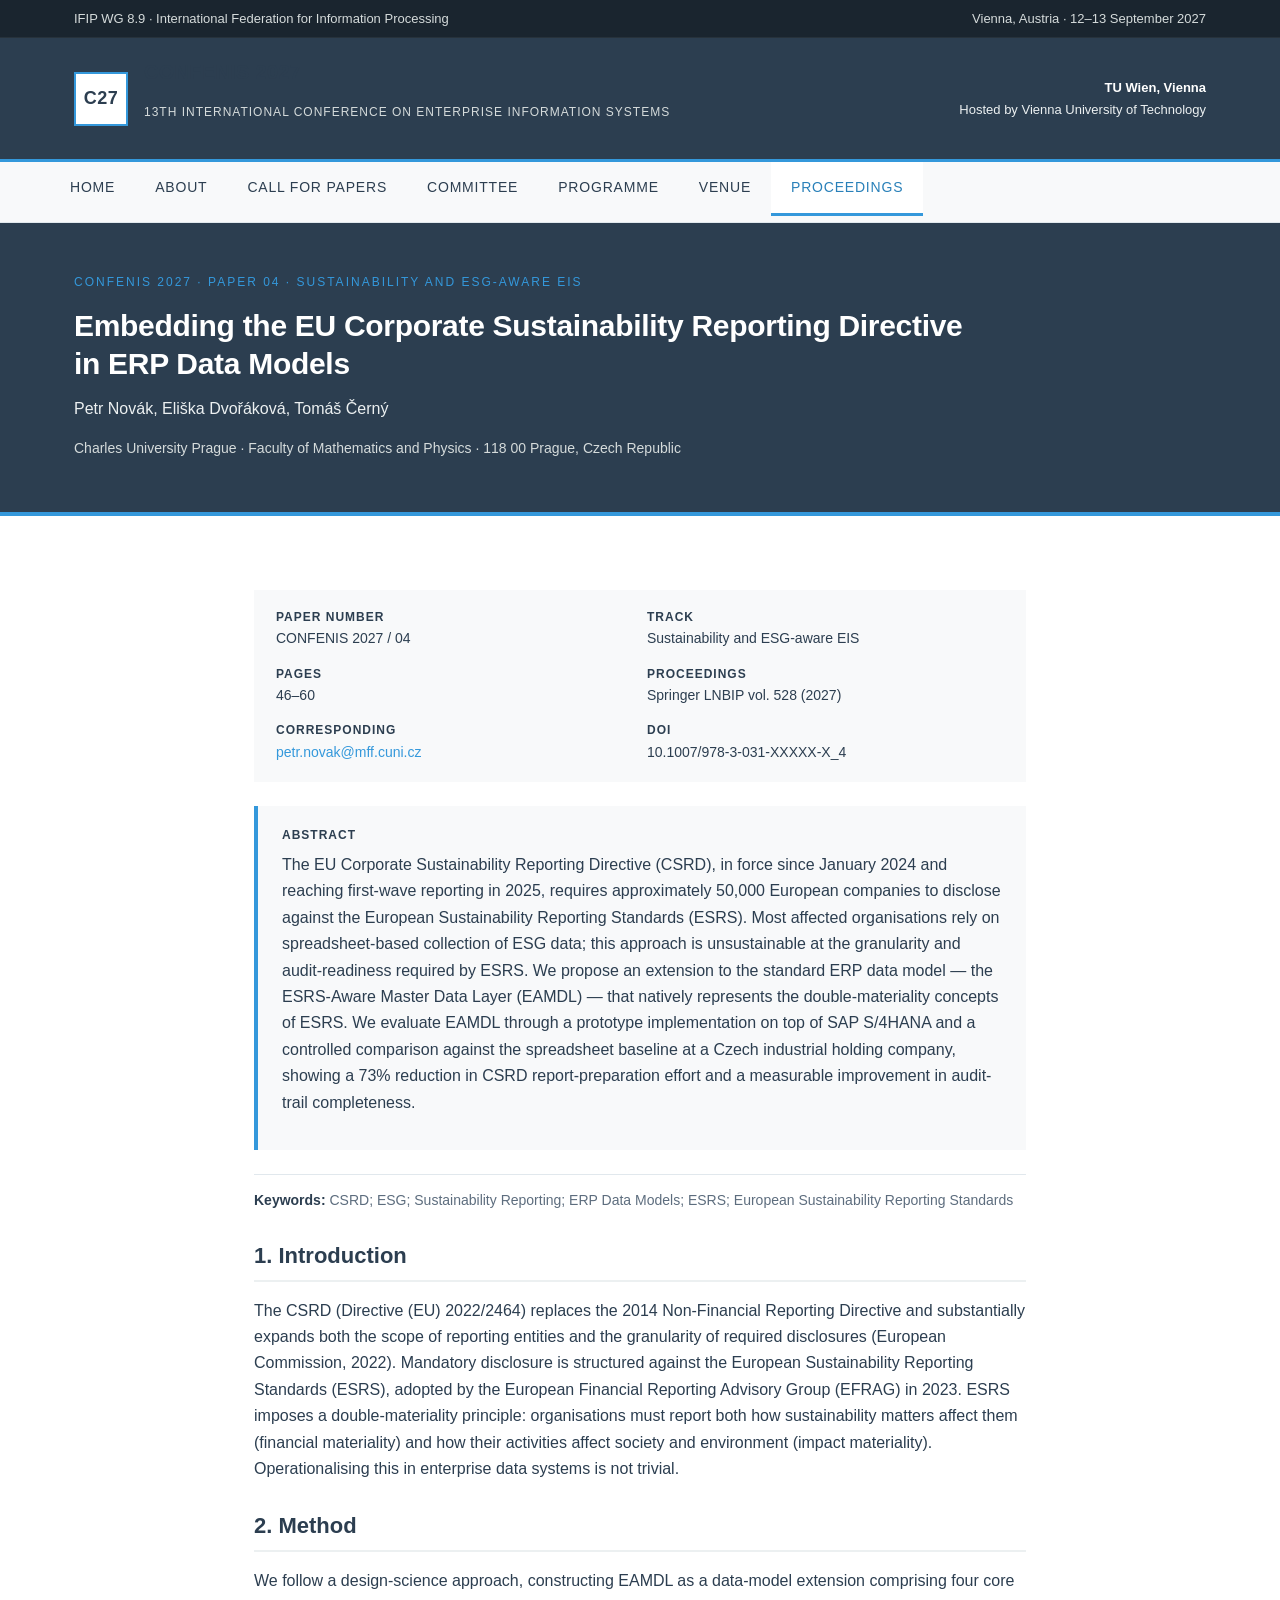
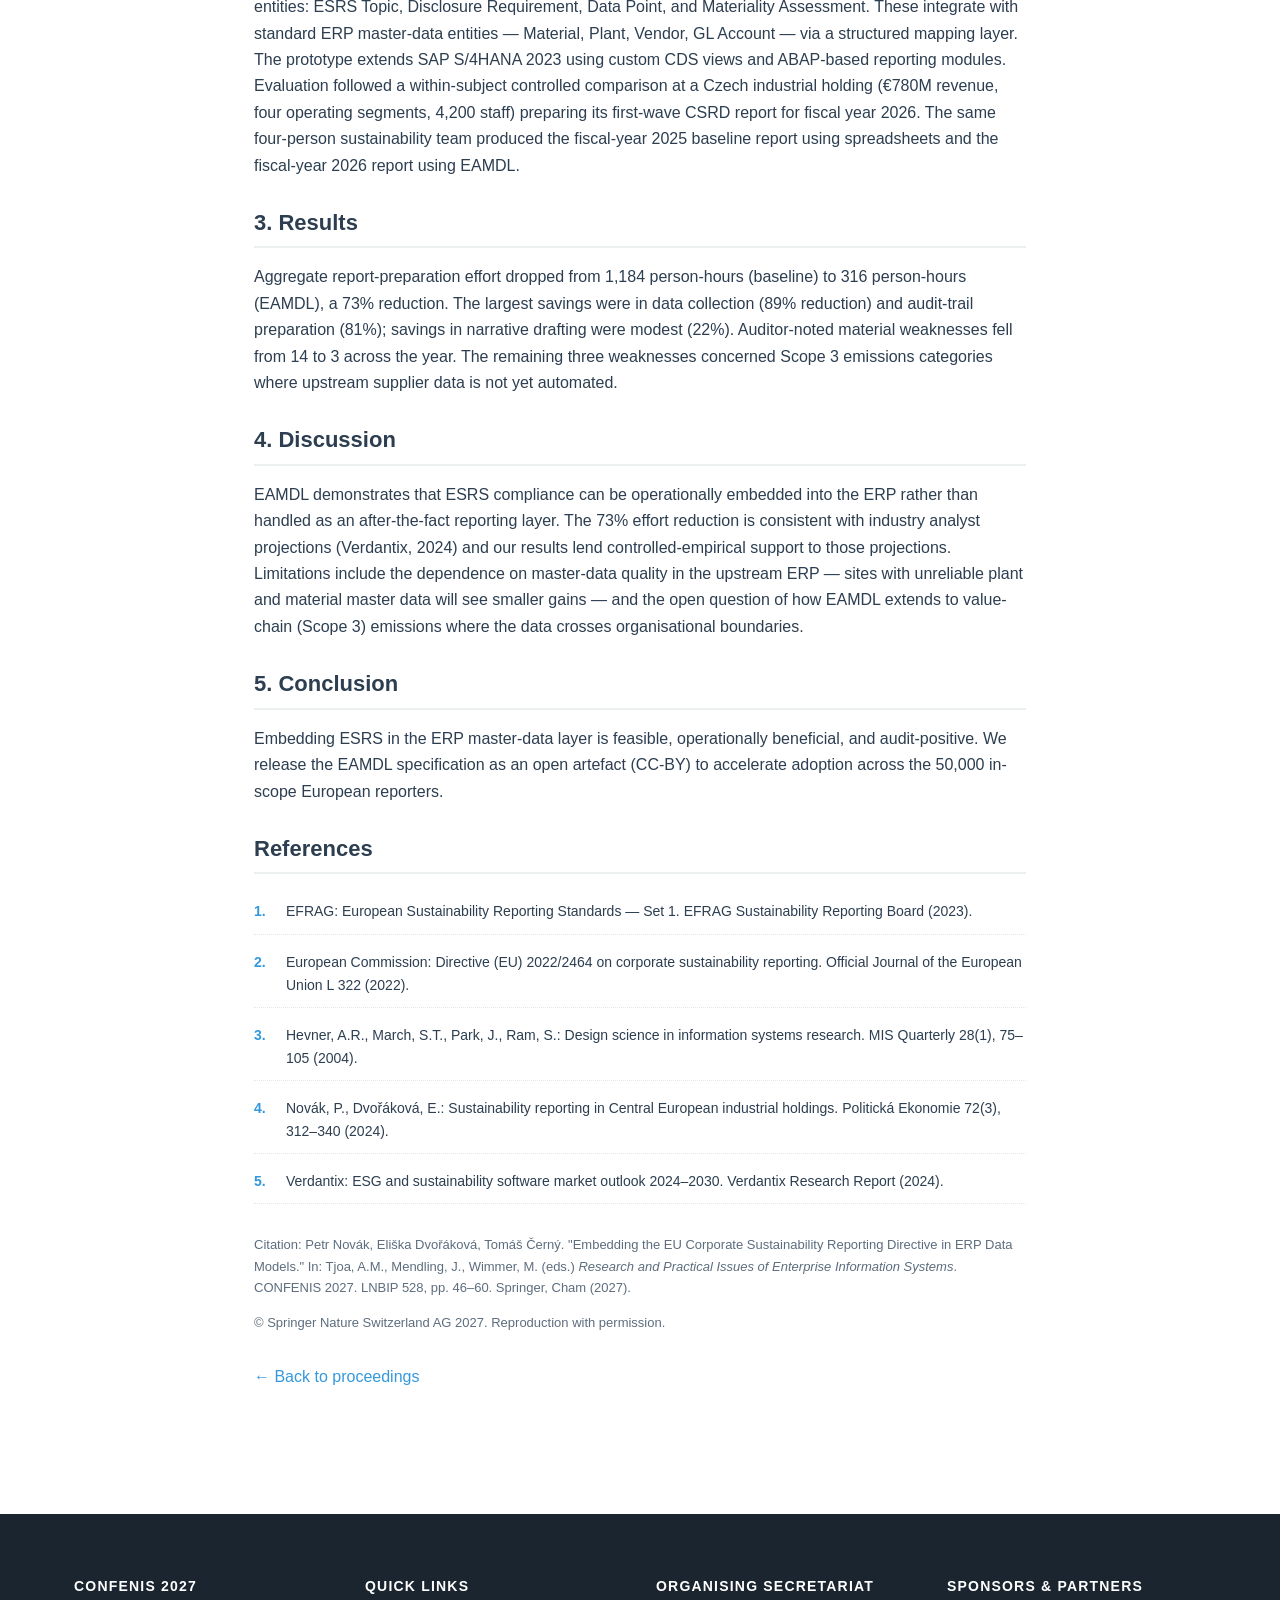
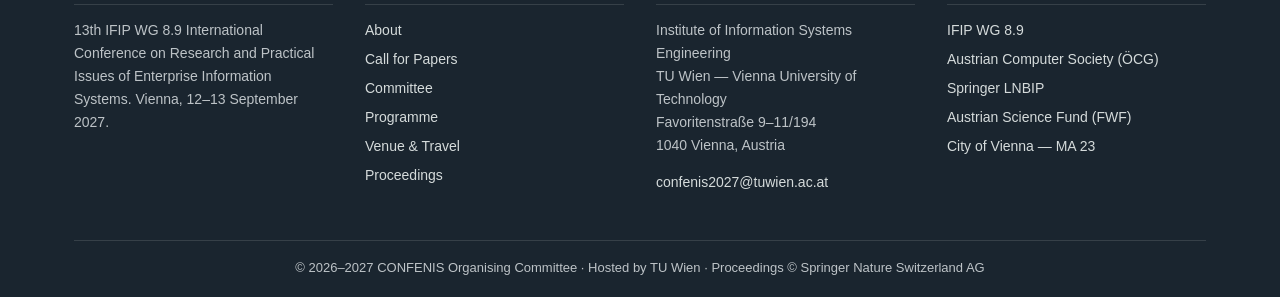
<file: paper_04.html>
<!DOCTYPE html>
<html lang="en">
<head>
<meta charset="UTF-8">
<meta name="viewport" content="width=device-width, initial-scale=1.0">
<title>Paper 04 — Embedding the EU Corporate Sustainability Reporting Directive in ERP Data Models · CONFENIS 2027</title>
<meta name="description" content="Embedding the EU Corporate Sustainability Reporting Directive in ERP Data Models — Petr Novák, Eliška Dvořáková, Tomáš Černý — CONFENIS 2027 proceedings, Springer LNBIP 528.">
<link rel="stylesheet" href="css/style.css">
</head>
<body>

<div class="topbar"><div class="wrap"><span>IFIP WG 8.9 · International Federation for Information Processing</span><span>Vienna, Austria · 12–13 September 2027</span></div></div>
<header class="site-header"><div class="wrap"><div class="brand"><div class="brand-mark">C27</div><div class="brand-text"><h1>CONFENIS 2027</h1><p>13th International Conference on Enterprise Information Systems</p></div></div><div class="small" style="color:#ecf0f1;text-align:right;"><strong style="color:#fff;">TU Wien, Vienna</strong><br>Hosted by Vienna University of Technology</div></div></header>
<nav class="main-nav"><div class="wrap" style="padding:0;"><ul>
  <li><a href="index.html">Home</a></li>
  <li><a href="about.html">About</a></li>
  <li><a href="cfp.html">Call for Papers</a></li>
  <li><a href="committee.html">Committee</a></li>
  <li><a href="schedule.html">Programme</a></li>
  <li><a href="venue.html">Venue</a></li>
  <li><a href="proceedings.html" class="active">Proceedings</a></li>
</ul></div></nav>

<section class="paper-header">
  <div class="wrap">
    <p class="kicker">CONFENIS 2027 · Paper 04 · Sustainability and ESG-aware EIS</p>
    <h1>Embedding the EU Corporate Sustainability Reporting Directive in ERP Data Models</h1>
    <p class="authors">Petr Novák, Eliška Dvořáková, Tomáš Černý</p>
    <p class="affil">Charles University Prague · Faculty of Mathematics and Physics · 118 00 Prague, Czech Republic</p>
  </div>
</section>

<div class="paper-body">
  <div class="paper-meta">
    <div><strong>Paper number</strong>CONFENIS 2027 / 04</div>
    <div><strong>Track</strong>Sustainability and ESG-aware EIS</div>
    <div><strong>Pages</strong>46–60</div>
    <div><strong>Proceedings</strong>Springer LNBIP vol. 528 (2027)</div>
    <div><strong>Corresponding</strong><a href="mailto:petr.novak@mff.cuni.cz">petr.novak@mff.cuni.cz</a></div>
    <div><strong>DOI</strong>10.1007/978-3-031-XXXXX-X_4</div>
  </div>

  <div class="abstract">
    <strong>Abstract</strong>
    <p>The EU Corporate Sustainability Reporting Directive (CSRD), in force since January 2024 and reaching first-wave reporting in 2025, requires approximately 50,000 European companies to disclose against the European Sustainability Reporting Standards (ESRS). Most affected organisations rely on spreadsheet-based collection of ESG data; this approach is unsustainable at the granularity and audit-readiness required by ESRS. We propose an extension to the standard ERP data model — the ESRS-Aware Master Data Layer (EAMDL) — that natively represents the double-materiality concepts of ESRS. We evaluate EAMDL through a prototype implementation on top of SAP S/4HANA and a controlled comparison against the spreadsheet baseline at a Czech industrial holding company, showing a 73% reduction in CSRD report-preparation effort and a measurable improvement in audit-trail completeness.</p>
  </div>

  <p class="keywords"><strong>Keywords:</strong> CSRD; ESG; Sustainability Reporting; ERP Data Models; ESRS; European Sustainability Reporting Standards</p>

  <h2>1. Introduction</h2>
  <p>The CSRD (Directive (EU) 2022/2464) replaces the 2014 Non-Financial Reporting Directive and substantially expands both the scope of reporting entities and the granularity of required disclosures (European Commission, 2022). Mandatory disclosure is structured against the European Sustainability Reporting Standards (ESRS), adopted by the European Financial Reporting Advisory Group (EFRAG) in 2023. ESRS imposes a double-materiality principle: organisations must report both how sustainability matters affect them (financial materiality) and how their activities affect society and environment (impact materiality). Operationalising this in enterprise data systems is not trivial.</p>

  <h2>2. Method</h2>
  <p>We follow a design-science approach, constructing EAMDL as a data-model extension comprising four core entities: ESRS Topic, Disclosure Requirement, Data Point, and Materiality Assessment. These integrate with standard ERP master-data entities — Material, Plant, Vendor, GL Account — via a structured mapping layer. The prototype extends SAP S/4HANA 2023 using custom CDS views and ABAP-based reporting modules. Evaluation followed a within-subject controlled comparison at a Czech industrial holding (€780M revenue, four operating segments, 4,200 staff) preparing its first-wave CSRD report for fiscal year 2026. The same four-person sustainability team produced the fiscal-year 2025 baseline report using spreadsheets and the fiscal-year 2026 report using EAMDL.</p>

  <h2>3. Results</h2>
  <p>Aggregate report-preparation effort dropped from 1,184 person-hours (baseline) to 316 person-hours (EAMDL), a 73% reduction. The largest savings were in data collection (89% reduction) and audit-trail preparation (81%); savings in narrative drafting were modest (22%). Auditor-noted material weaknesses fell from 14 to 3 across the year. The remaining three weaknesses concerned Scope 3 emissions categories where upstream supplier data is not yet automated.</p>

  <h2>4. Discussion</h2>
  <p>EAMDL demonstrates that ESRS compliance can be operationally embedded into the ERP rather than handled as an after-the-fact reporting layer. The 73% effort reduction is consistent with industry analyst projections (Verdantix, 2024) and our results lend controlled-empirical support to those projections. Limitations include the dependence on master-data quality in the upstream ERP — sites with unreliable plant and material master data will see smaller gains — and the open question of how EAMDL extends to value-chain (Scope 3) emissions where the data crosses organisational boundaries.</p>

  <h2>5. Conclusion</h2>
  <p>Embedding ESRS in the ERP master-data layer is feasible, operationally beneficial, and audit-positive. We release the EAMDL specification as an open artefact (CC-BY) to accelerate adoption across the 50,000 in-scope European reporters.</p>

  <h2>References</h2>
  <ol class="references">
    <li>EFRAG: European Sustainability Reporting Standards — Set 1. EFRAG Sustainability Reporting Board (2023).</li>
<li>European Commission: Directive (EU) 2022/2464 on corporate sustainability reporting. Official Journal of the European Union L 322 (2022).</li>
<li>Hevner, A.R., March, S.T., Park, J., Ram, S.: Design science in information systems research. MIS Quarterly 28(1), 75–105 (2004).</li>
<li>Novák, P., Dvořáková, E.: Sustainability reporting in Central European industrial holdings. Politická Ekonomie 72(3), 312–340 (2024).</li>
<li>Verdantix: ESG and sustainability software market outlook 2024–2030. Verdantix Research Report (2024).</li>
  </ol>

  <p class="muted small" style="margin-top:30px;">Citation: Petr Novák, Eliška Dvořáková, Tomáš Černý. "Embedding the EU Corporate Sustainability Reporting Directive in ERP Data Models." In: Tjoa, A.M., Mendling, J., Wimmer, M. (eds.) <em>Research and Practical Issues of Enterprise Information Systems</em>. CONFENIS 2027. LNBIP 528, pp. 46–60. Springer, Cham (2027).</p>
  <p class="muted small">© Springer Nature Switzerland AG 2027. Reproduction with permission.</p>

  <p style="margin-top:30px;"><a href="proceedings.html">← Back to proceedings</a></p>
</div>


<footer class="site-footer">
  <div class="wrap">
    <div class="grid grid-4">
      <div><h4>CONFENIS 2027</h4><p>13th IFIP WG 8.9 International Conference on Research and Practical Issues of Enterprise Information Systems. Vienna, 12–13 September 2027.</p></div>
      <div><h4>Quick links</h4><ul><li><a href="about.html">About</a></li><li><a href="cfp.html">Call for Papers</a></li><li><a href="committee.html">Committee</a></li><li><a href="schedule.html">Programme</a></li><li><a href="venue.html">Venue &amp; Travel</a></li><li><a href="proceedings.html">Proceedings</a></li></ul></div>
      <div><h4>Organising secretariat</h4><p>Institute of Information Systems Engineering<br>TU Wien — Vienna University of Technology<br>Favoritenstraße 9–11/194<br>1040 Vienna, Austria</p><p><a href="mailto:confenis2027@tuwien.ac.at">confenis2027@tuwien.ac.at</a></p></div>
      <div><h4>Sponsors &amp; partners</h4><ul><li>IFIP WG 8.9</li><li>Austrian Computer Society (ÖCG)</li><li>Springer LNBIP</li><li>Austrian Science Fund (FWF)</li><li>City of Vienna — MA 23</li></ul></div>
    </div>
    <div class="copyright">© 2026–2027 CONFENIS Organising Committee · Hosted by TU Wien · Proceedings © Springer Nature Switzerland AG</div>
  </div>
</footer>
</body></html>
</file>
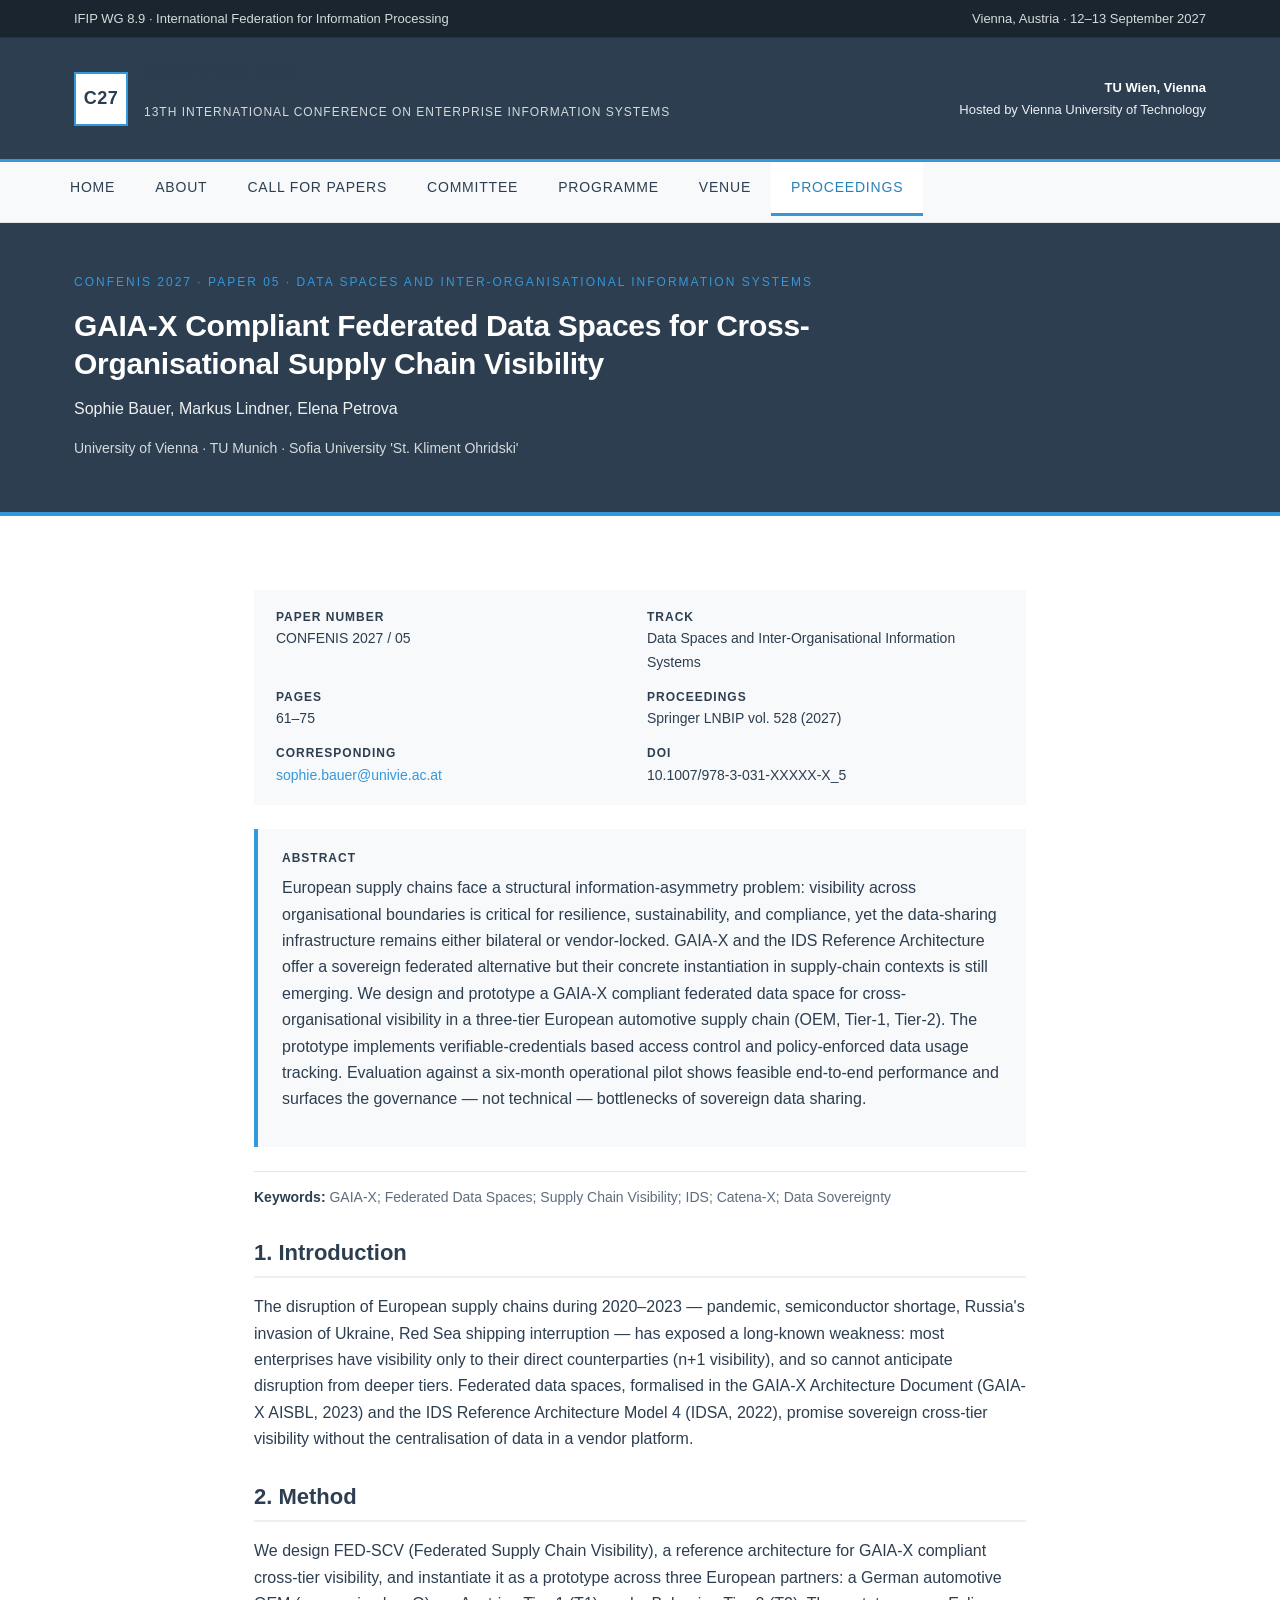
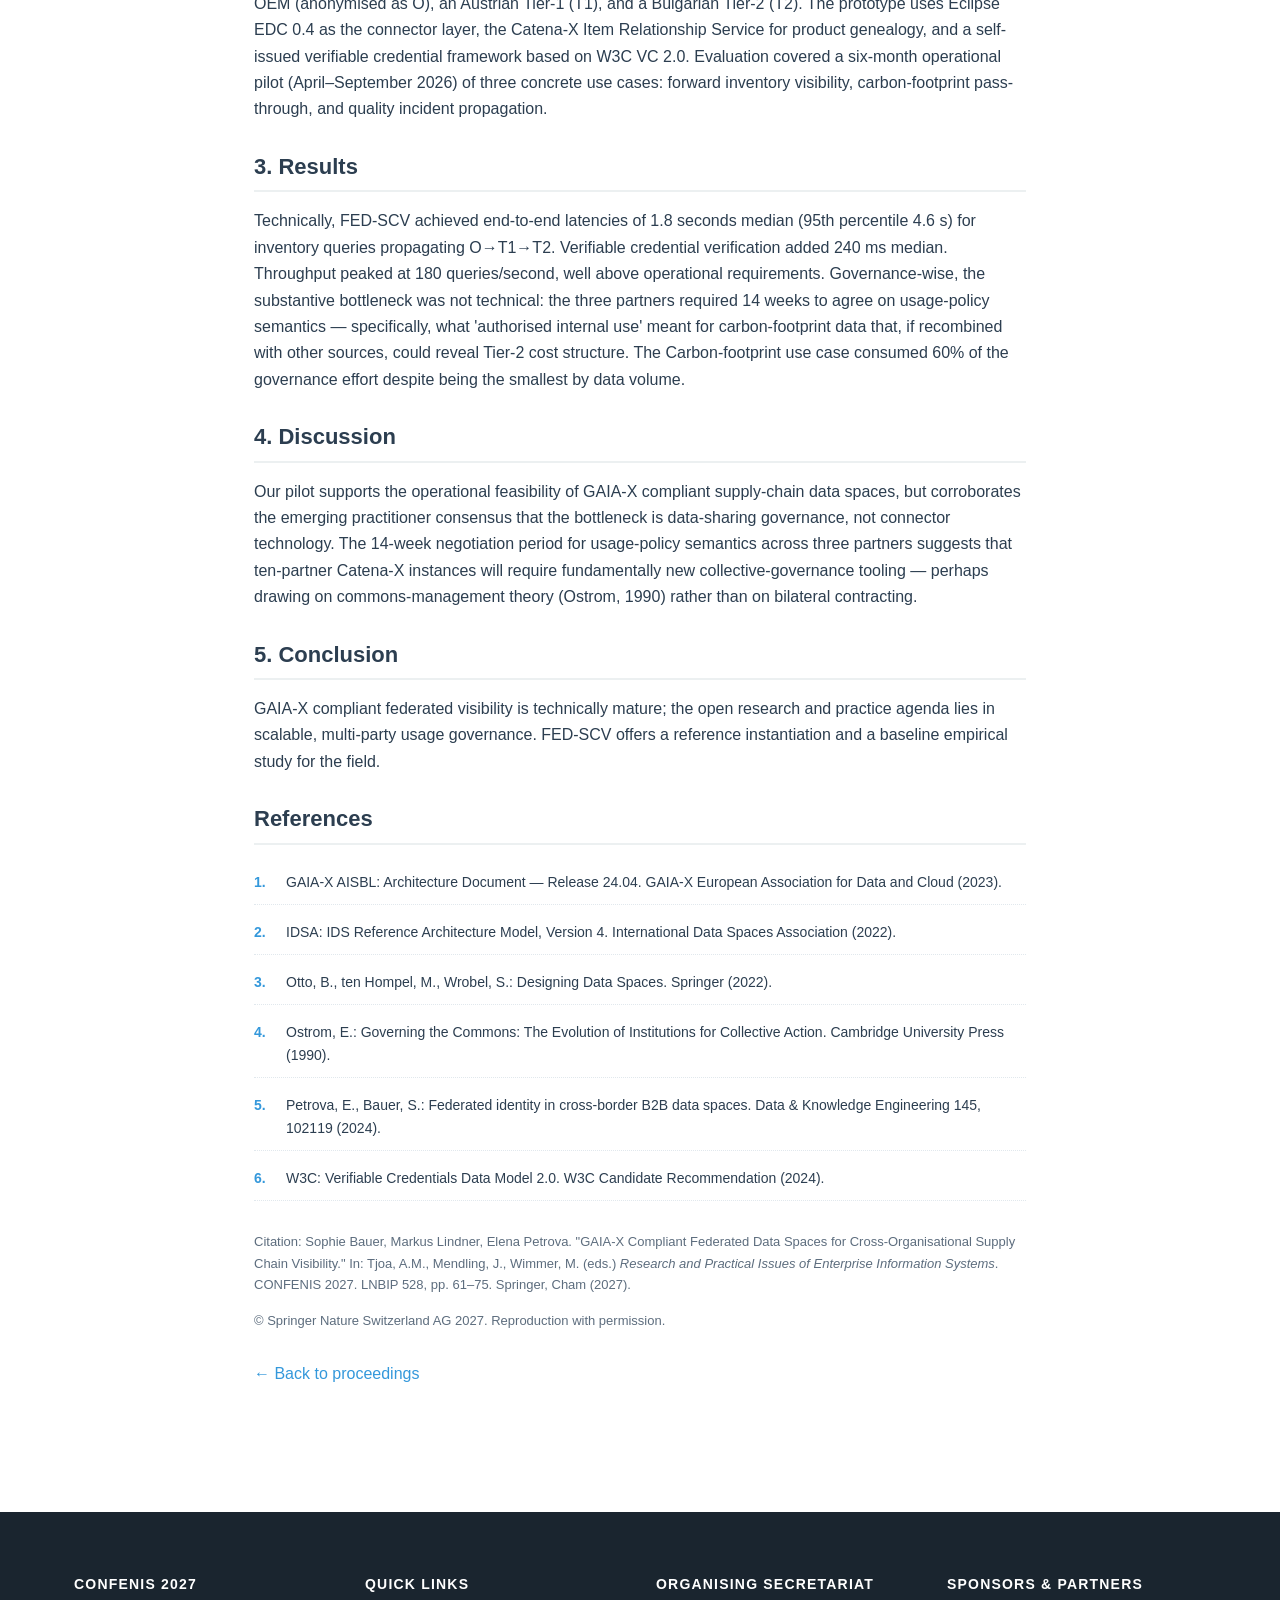
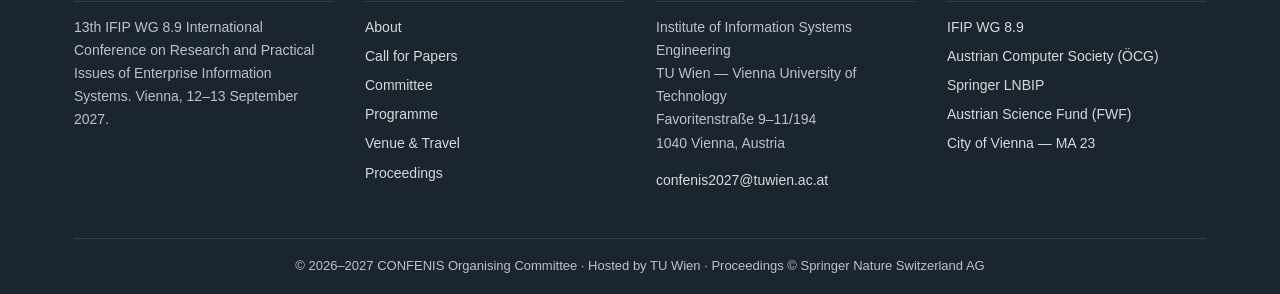
<file: paper_05.html>
<!DOCTYPE html>
<html lang="en">
<head>
<meta charset="UTF-8">
<meta name="viewport" content="width=device-width, initial-scale=1.0">
<title>Paper 05 — GAIA-X Compliant Federated Data Spaces for Cross-Organisational Supply Chain Visibility · CONFENIS 2027</title>
<meta name="description" content="GAIA-X Compliant Federated Data Spaces for Cross-Organisational Supply Chain Visibility — Sophie Bauer, Markus Lindner, Elena Petrova — CONFENIS 2027 proceedings, Springer LNBIP 528.">
<link rel="stylesheet" href="css/style.css">
</head>
<body>

<div class="topbar"><div class="wrap"><span>IFIP WG 8.9 · International Federation for Information Processing</span><span>Vienna, Austria · 12–13 September 2027</span></div></div>
<header class="site-header"><div class="wrap"><div class="brand"><div class="brand-mark">C27</div><div class="brand-text"><h1>CONFENIS 2027</h1><p>13th International Conference on Enterprise Information Systems</p></div></div><div class="small" style="color:#ecf0f1;text-align:right;"><strong style="color:#fff;">TU Wien, Vienna</strong><br>Hosted by Vienna University of Technology</div></div></header>
<nav class="main-nav"><div class="wrap" style="padding:0;"><ul>
  <li><a href="index.html">Home</a></li>
  <li><a href="about.html">About</a></li>
  <li><a href="cfp.html">Call for Papers</a></li>
  <li><a href="committee.html">Committee</a></li>
  <li><a href="schedule.html">Programme</a></li>
  <li><a href="venue.html">Venue</a></li>
  <li><a href="proceedings.html" class="active">Proceedings</a></li>
</ul></div></nav>

<section class="paper-header">
  <div class="wrap">
    <p class="kicker">CONFENIS 2027 · Paper 05 · Data Spaces and Inter-Organisational Information Systems</p>
    <h1>GAIA-X Compliant Federated Data Spaces for Cross-Organisational Supply Chain Visibility</h1>
    <p class="authors">Sophie Bauer, Markus Lindner, Elena Petrova</p>
    <p class="affil">University of Vienna · TU Munich · Sofia University 'St. Kliment Ohridski'</p>
  </div>
</section>

<div class="paper-body">
  <div class="paper-meta">
    <div><strong>Paper number</strong>CONFENIS 2027 / 05</div>
    <div><strong>Track</strong>Data Spaces and Inter-Organisational Information Systems</div>
    <div><strong>Pages</strong>61–75</div>
    <div><strong>Proceedings</strong>Springer LNBIP vol. 528 (2027)</div>
    <div><strong>Corresponding</strong><a href="mailto:sophie.bauer@univie.ac.at">sophie.bauer@univie.ac.at</a></div>
    <div><strong>DOI</strong>10.1007/978-3-031-XXXXX-X_5</div>
  </div>

  <div class="abstract">
    <strong>Abstract</strong>
    <p>European supply chains face a structural information-asymmetry problem: visibility across organisational boundaries is critical for resilience, sustainability, and compliance, yet the data-sharing infrastructure remains either bilateral or vendor-locked. GAIA-X and the IDS Reference Architecture offer a sovereign federated alternative but their concrete instantiation in supply-chain contexts is still emerging. We design and prototype a GAIA-X compliant federated data space for cross-organisational visibility in a three-tier European automotive supply chain (OEM, Tier-1, Tier-2). The prototype implements verifiable-credentials based access control and policy-enforced data usage tracking. Evaluation against a six-month operational pilot shows feasible end-to-end performance and surfaces the governance — not technical — bottlenecks of sovereign data sharing.</p>
  </div>

  <p class="keywords"><strong>Keywords:</strong> GAIA-X; Federated Data Spaces; Supply Chain Visibility; IDS; Catena-X; Data Sovereignty</p>

  <h2>1. Introduction</h2>
  <p>The disruption of European supply chains during 2020–2023 — pandemic, semiconductor shortage, Russia's invasion of Ukraine, Red Sea shipping interruption — has exposed a long-known weakness: most enterprises have visibility only to their direct counterparties (n+1 visibility), and so cannot anticipate disruption from deeper tiers. Federated data spaces, formalised in the GAIA-X Architecture Document (GAIA-X AISBL, 2023) and the IDS Reference Architecture Model 4 (IDSA, 2022), promise sovereign cross-tier visibility without the centralisation of data in a vendor platform.</p>

  <h2>2. Method</h2>
  <p>We design FED-SCV (Federated Supply Chain Visibility), a reference architecture for GAIA-X compliant cross-tier visibility, and instantiate it as a prototype across three European partners: a German automotive OEM (anonymised as O), an Austrian Tier-1 (T1), and a Bulgarian Tier-2 (T2). The prototype uses Eclipse EDC 0.4 as the connector layer, the Catena-X Item Relationship Service for product genealogy, and a self-issued verifiable credential framework based on W3C VC 2.0. Evaluation covered a six-month operational pilot (April–September 2026) of three concrete use cases: forward inventory visibility, carbon-footprint pass-through, and quality incident propagation.</p>

  <h2>3. Results</h2>
  <p>Technically, FED-SCV achieved end-to-end latencies of 1.8 seconds median (95th percentile 4.6 s) for inventory queries propagating O→T1→T2. Verifiable credential verification added 240 ms median. Throughput peaked at 180 queries/second, well above operational requirements. Governance-wise, the substantive bottleneck was not technical: the three partners required 14 weeks to agree on usage-policy semantics — specifically, what 'authorised internal use' meant for carbon-footprint data that, if recombined with other sources, could reveal Tier-2 cost structure. The Carbon-footprint use case consumed 60% of the governance effort despite being the smallest by data volume.</p>

  <h2>4. Discussion</h2>
  <p>Our pilot supports the operational feasibility of GAIA-X compliant supply-chain data spaces, but corroborates the emerging practitioner consensus that the bottleneck is data-sharing governance, not connector technology. The 14-week negotiation period for usage-policy semantics across three partners suggests that ten-partner Catena-X instances will require fundamentally new collective-governance tooling — perhaps drawing on commons-management theory (Ostrom, 1990) rather than on bilateral contracting.</p>

  <h2>5. Conclusion</h2>
  <p>GAIA-X compliant federated visibility is technically mature; the open research and practice agenda lies in scalable, multi-party usage governance. FED-SCV offers a reference instantiation and a baseline empirical study for the field.</p>

  <h2>References</h2>
  <ol class="references">
    <li>GAIA-X AISBL: Architecture Document — Release 24.04. GAIA-X European Association for Data and Cloud (2023).</li>
<li>IDSA: IDS Reference Architecture Model, Version 4. International Data Spaces Association (2022).</li>
<li>Otto, B., ten Hompel, M., Wrobel, S.: Designing Data Spaces. Springer (2022).</li>
<li>Ostrom, E.: Governing the Commons: The Evolution of Institutions for Collective Action. Cambridge University Press (1990).</li>
<li>Petrova, E., Bauer, S.: Federated identity in cross-border B2B data spaces. Data &amp; Knowledge Engineering 145, 102119 (2024).</li>
<li>W3C: Verifiable Credentials Data Model 2.0. W3C Candidate Recommendation (2024).</li>
  </ol>

  <p class="muted small" style="margin-top:30px;">Citation: Sophie Bauer, Markus Lindner, Elena Petrova. "GAIA-X Compliant Federated Data Spaces for Cross-Organisational Supply Chain Visibility." In: Tjoa, A.M., Mendling, J., Wimmer, M. (eds.) <em>Research and Practical Issues of Enterprise Information Systems</em>. CONFENIS 2027. LNBIP 528, pp. 61–75. Springer, Cham (2027).</p>
  <p class="muted small">© Springer Nature Switzerland AG 2027. Reproduction with permission.</p>

  <p style="margin-top:30px;"><a href="proceedings.html">← Back to proceedings</a></p>
</div>


<footer class="site-footer">
  <div class="wrap">
    <div class="grid grid-4">
      <div><h4>CONFENIS 2027</h4><p>13th IFIP WG 8.9 International Conference on Research and Practical Issues of Enterprise Information Systems. Vienna, 12–13 September 2027.</p></div>
      <div><h4>Quick links</h4><ul><li><a href="about.html">About</a></li><li><a href="cfp.html">Call for Papers</a></li><li><a href="committee.html">Committee</a></li><li><a href="schedule.html">Programme</a></li><li><a href="venue.html">Venue &amp; Travel</a></li><li><a href="proceedings.html">Proceedings</a></li></ul></div>
      <div><h4>Organising secretariat</h4><p>Institute of Information Systems Engineering<br>TU Wien — Vienna University of Technology<br>Favoritenstraße 9–11/194<br>1040 Vienna, Austria</p><p><a href="mailto:confenis2027@tuwien.ac.at">confenis2027@tuwien.ac.at</a></p></div>
      <div><h4>Sponsors &amp; partners</h4><ul><li>IFIP WG 8.9</li><li>Austrian Computer Society (ÖCG)</li><li>Springer LNBIP</li><li>Austrian Science Fund (FWF)</li><li>City of Vienna — MA 23</li></ul></div>
    </div>
    <div class="copyright">© 2026–2027 CONFENIS Organising Committee · Hosted by TU Wien · Proceedings © Springer Nature Switzerland AG</div>
  </div>
</footer>
</body></html>
</file>
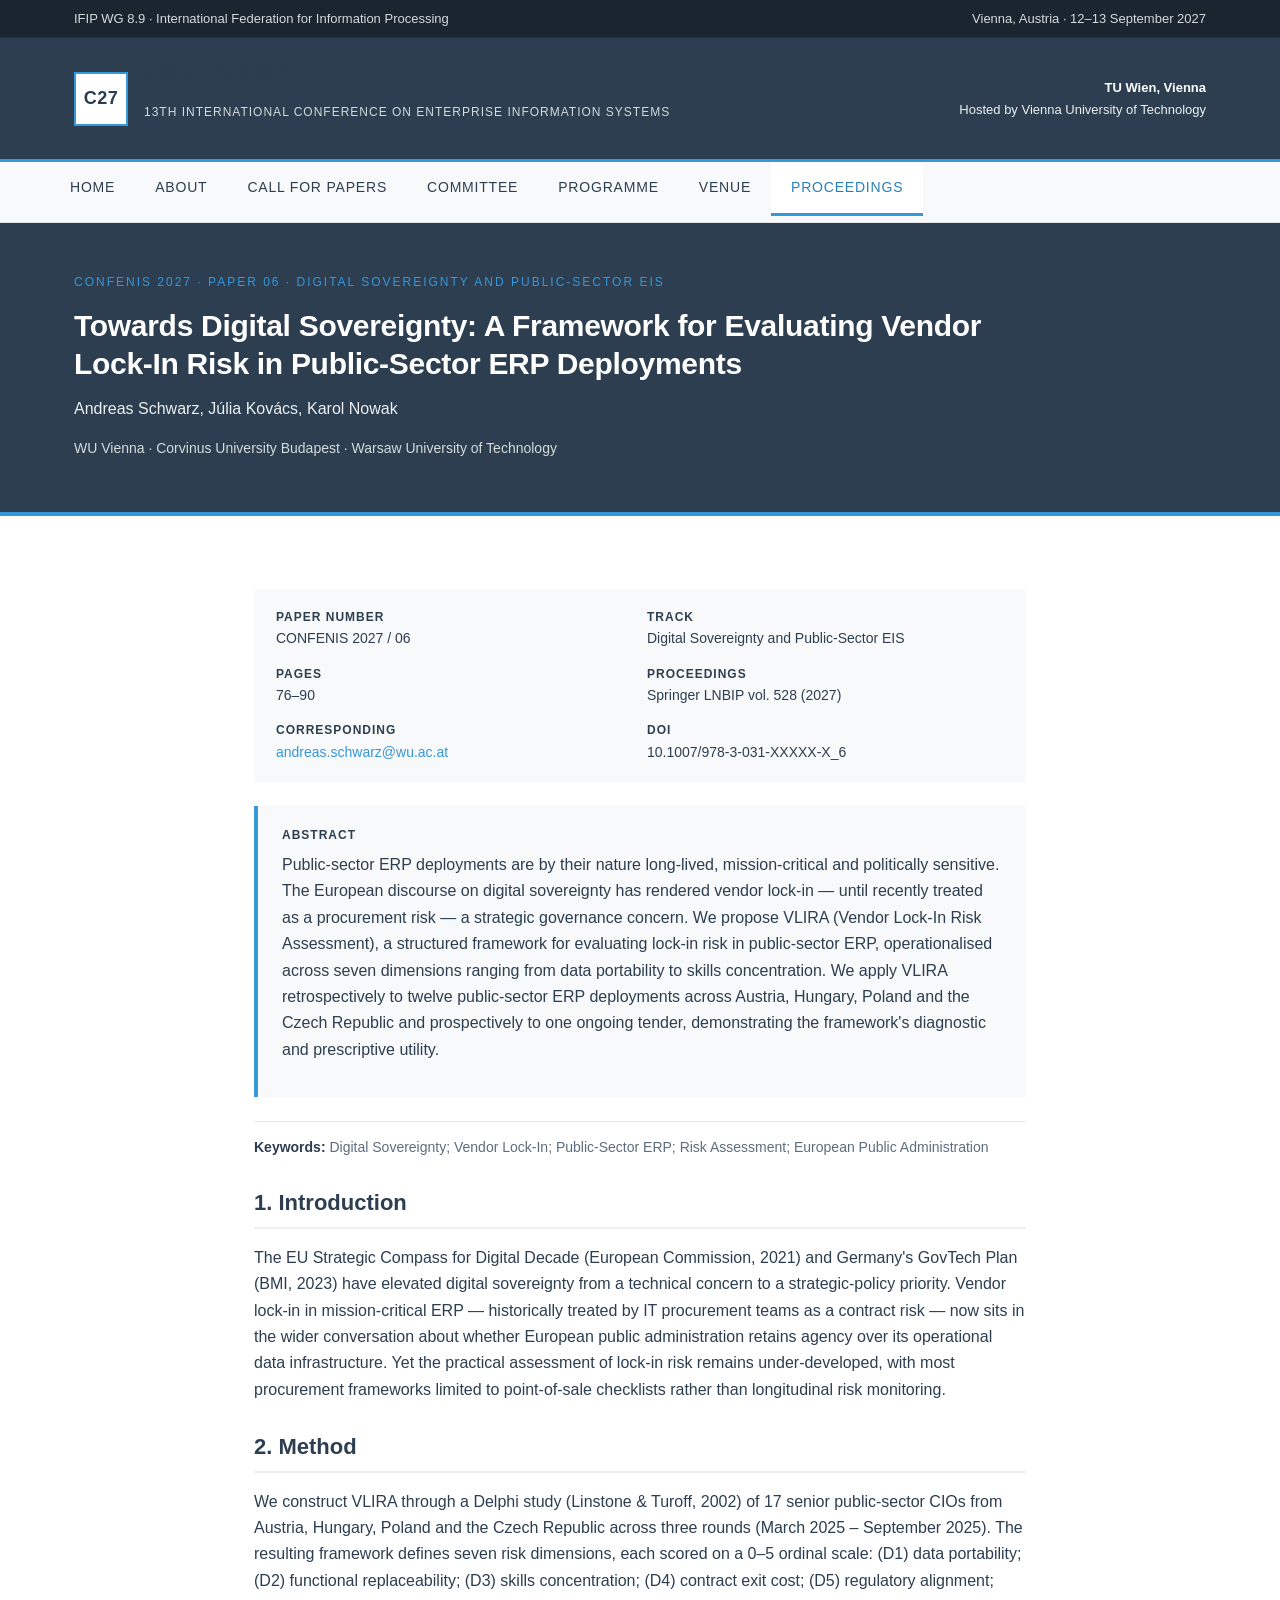
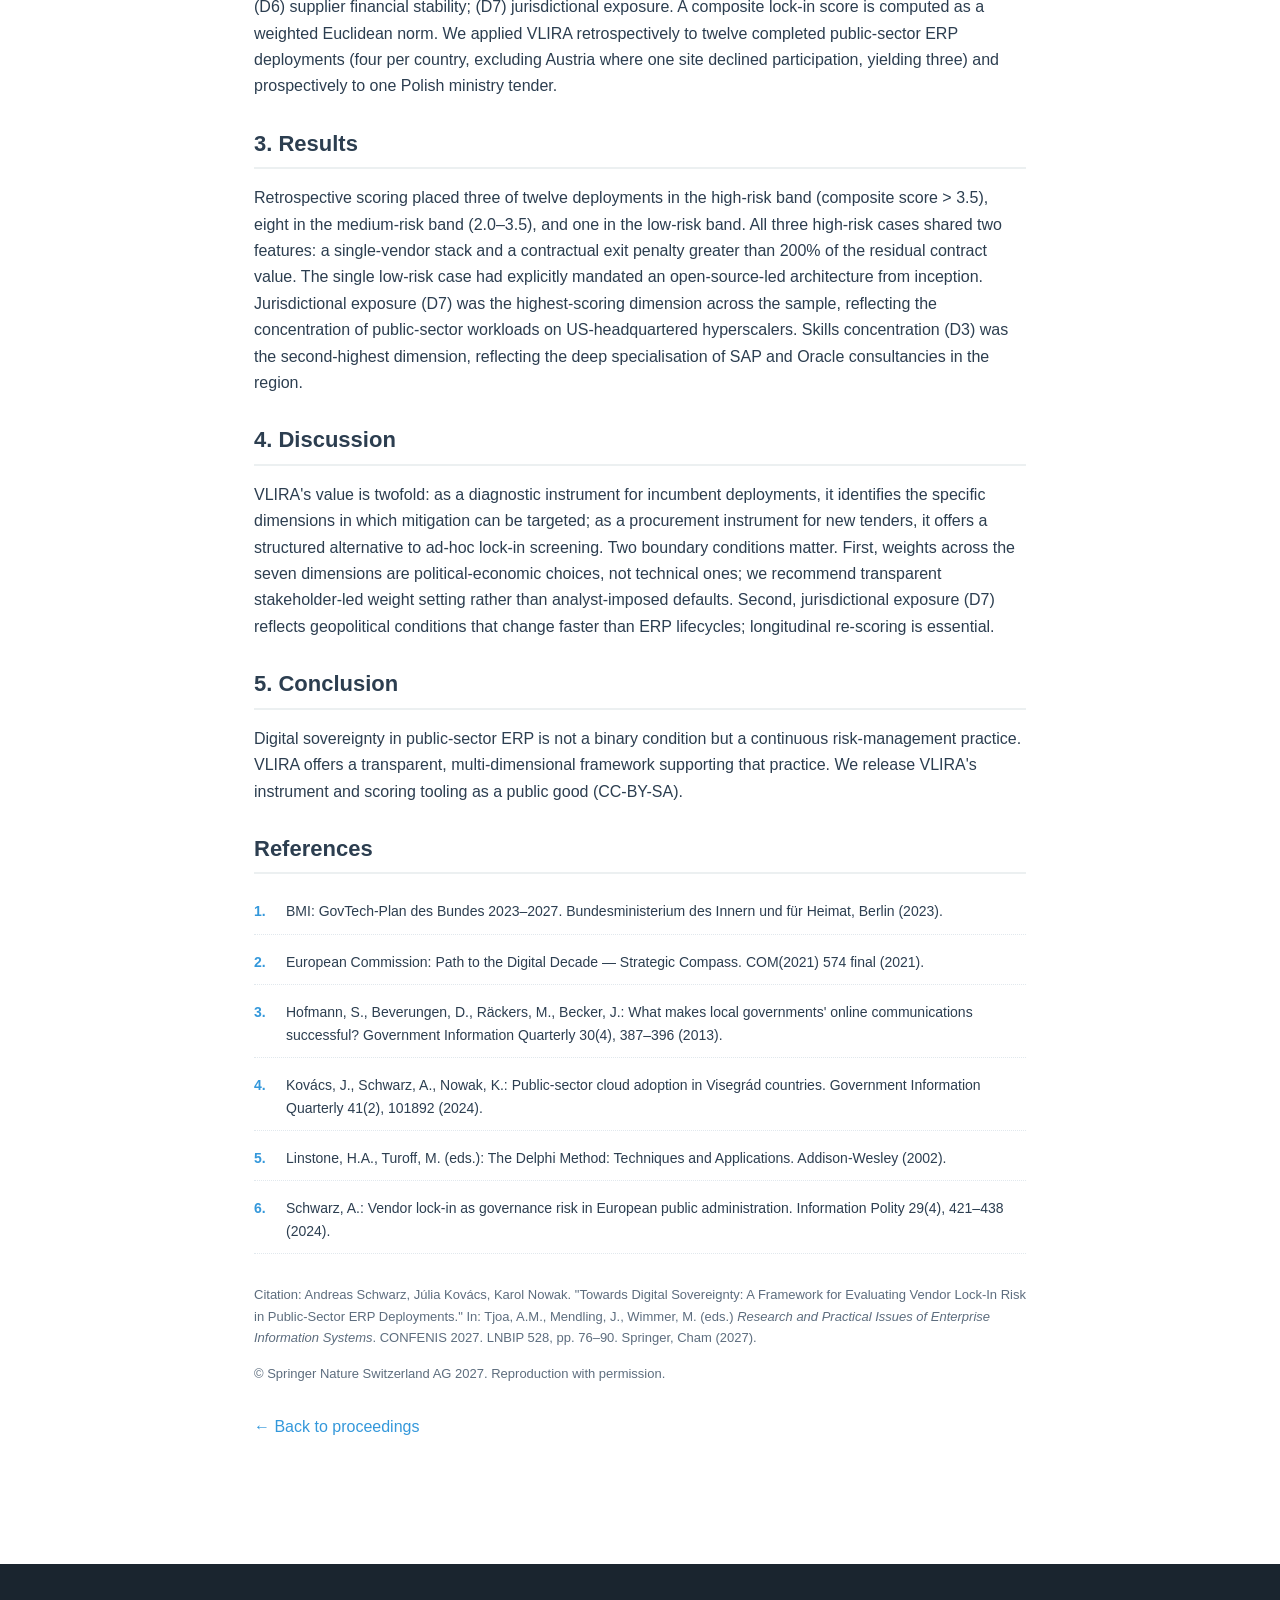
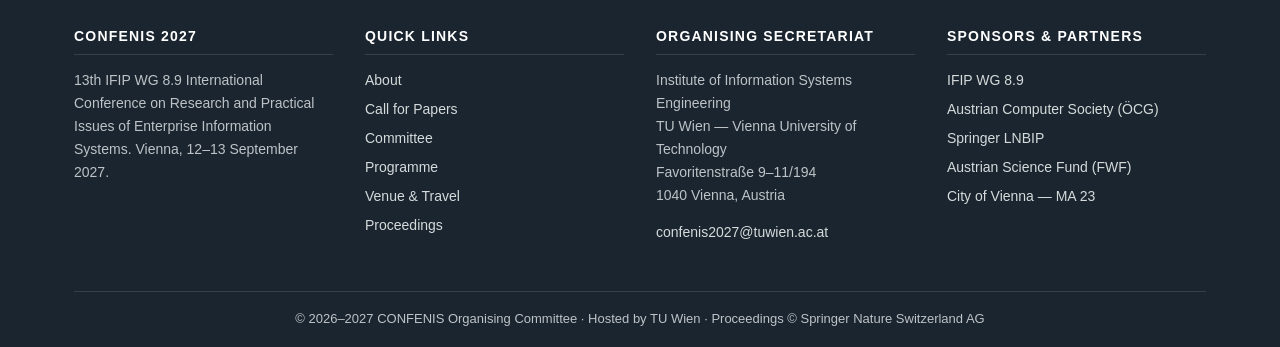
<file: paper_06.html>
<!DOCTYPE html>
<html lang="en">
<head>
<meta charset="UTF-8">
<meta name="viewport" content="width=device-width, initial-scale=1.0">
<title>Paper 06 — Towards Digital Sovereignty: A Framework for Evaluating Vendor Lock-In Risk in Public-Sector ERP Deployments · CONFENIS 2027</title>
<meta name="description" content="Towards Digital Sovereignty: A Framework for Evaluating Vendor Lock-In Risk in Public-Sector ERP Deployments — Andreas Schwarz, Júlia Kovács, Karol Nowak — CONFENIS 2027 proceedings, Springer LNBIP 528.">
<link rel="stylesheet" href="css/style.css">
</head>
<body>

<div class="topbar"><div class="wrap"><span>IFIP WG 8.9 · International Federation for Information Processing</span><span>Vienna, Austria · 12–13 September 2027</span></div></div>
<header class="site-header"><div class="wrap"><div class="brand"><div class="brand-mark">C27</div><div class="brand-text"><h1>CONFENIS 2027</h1><p>13th International Conference on Enterprise Information Systems</p></div></div><div class="small" style="color:#ecf0f1;text-align:right;"><strong style="color:#fff;">TU Wien, Vienna</strong><br>Hosted by Vienna University of Technology</div></div></header>
<nav class="main-nav"><div class="wrap" style="padding:0;"><ul>
  <li><a href="index.html">Home</a></li>
  <li><a href="about.html">About</a></li>
  <li><a href="cfp.html">Call for Papers</a></li>
  <li><a href="committee.html">Committee</a></li>
  <li><a href="schedule.html">Programme</a></li>
  <li><a href="venue.html">Venue</a></li>
  <li><a href="proceedings.html" class="active">Proceedings</a></li>
</ul></div></nav>

<section class="paper-header">
  <div class="wrap">
    <p class="kicker">CONFENIS 2027 · Paper 06 · Digital Sovereignty and Public-Sector EIS</p>
    <h1>Towards Digital Sovereignty: A Framework for Evaluating Vendor Lock-In Risk in Public-Sector ERP Deployments</h1>
    <p class="authors">Andreas Schwarz, Júlia Kovács, Karol Nowak</p>
    <p class="affil">WU Vienna · Corvinus University Budapest · Warsaw University of Technology</p>
  </div>
</section>

<div class="paper-body">
  <div class="paper-meta">
    <div><strong>Paper number</strong>CONFENIS 2027 / 06</div>
    <div><strong>Track</strong>Digital Sovereignty and Public-Sector EIS</div>
    <div><strong>Pages</strong>76–90</div>
    <div><strong>Proceedings</strong>Springer LNBIP vol. 528 (2027)</div>
    <div><strong>Corresponding</strong><a href="mailto:andreas.schwarz@wu.ac.at">andreas.schwarz@wu.ac.at</a></div>
    <div><strong>DOI</strong>10.1007/978-3-031-XXXXX-X_6</div>
  </div>

  <div class="abstract">
    <strong>Abstract</strong>
    <p>Public-sector ERP deployments are by their nature long-lived, mission-critical and politically sensitive. The European discourse on digital sovereignty has rendered vendor lock-in — until recently treated as a procurement risk — a strategic governance concern. We propose VLIRA (Vendor Lock-In Risk Assessment), a structured framework for evaluating lock-in risk in public-sector ERP, operationalised across seven dimensions ranging from data portability to skills concentration. We apply VLIRA retrospectively to twelve public-sector ERP deployments across Austria, Hungary, Poland and the Czech Republic and prospectively to one ongoing tender, demonstrating the framework's diagnostic and prescriptive utility.</p>
  </div>

  <p class="keywords"><strong>Keywords:</strong> Digital Sovereignty; Vendor Lock-In; Public-Sector ERP; Risk Assessment; European Public Administration</p>

  <h2>1. Introduction</h2>
  <p>The EU Strategic Compass for Digital Decade (European Commission, 2021) and Germany's GovTech Plan (BMI, 2023) have elevated digital sovereignty from a technical concern to a strategic-policy priority. Vendor lock-in in mission-critical ERP — historically treated by IT procurement teams as a contract risk — now sits in the wider conversation about whether European public administration retains agency over its operational data infrastructure. Yet the practical assessment of lock-in risk remains under-developed, with most procurement frameworks limited to point-of-sale checklists rather than longitudinal risk monitoring.</p>

  <h2>2. Method</h2>
  <p>We construct VLIRA through a Delphi study (Linstone &amp; Turoff, 2002) of 17 senior public-sector CIOs from Austria, Hungary, Poland and the Czech Republic across three rounds (March 2025 – September 2025). The resulting framework defines seven risk dimensions, each scored on a 0–5 ordinal scale: (D1) data portability; (D2) functional replaceability; (D3) skills concentration; (D4) contract exit cost; (D5) regulatory alignment; (D6) supplier financial stability; (D7) jurisdictional exposure. A composite lock-in score is computed as a weighted Euclidean norm. We applied VLIRA retrospectively to twelve completed public-sector ERP deployments (four per country, excluding Austria where one site declined participation, yielding three) and prospectively to one Polish ministry tender.</p>

  <h2>3. Results</h2>
  <p>Retrospective scoring placed three of twelve deployments in the high-risk band (composite score &gt; 3.5), eight in the medium-risk band (2.0–3.5), and one in the low-risk band. All three high-risk cases shared two features: a single-vendor stack and a contractual exit penalty greater than 200% of the residual contract value. The single low-risk case had explicitly mandated an open-source-led architecture from inception. Jurisdictional exposure (D7) was the highest-scoring dimension across the sample, reflecting the concentration of public-sector workloads on US-headquartered hyperscalers. Skills concentration (D3) was the second-highest dimension, reflecting the deep specialisation of SAP and Oracle consultancies in the region.</p>

  <h2>4. Discussion</h2>
  <p>VLIRA's value is twofold: as a diagnostic instrument for incumbent deployments, it identifies the specific dimensions in which mitigation can be targeted; as a procurement instrument for new tenders, it offers a structured alternative to ad-hoc lock-in screening. Two boundary conditions matter. First, weights across the seven dimensions are political-economic choices, not technical ones; we recommend transparent stakeholder-led weight setting rather than analyst-imposed defaults. Second, jurisdictional exposure (D7) reflects geopolitical conditions that change faster than ERP lifecycles; longitudinal re-scoring is essential.</p>

  <h2>5. Conclusion</h2>
  <p>Digital sovereignty in public-sector ERP is not a binary condition but a continuous risk-management practice. VLIRA offers a transparent, multi-dimensional framework supporting that practice. We release VLIRA's instrument and scoring tooling as a public good (CC-BY-SA).</p>

  <h2>References</h2>
  <ol class="references">
    <li>BMI: GovTech-Plan des Bundes 2023–2027. Bundesministerium des Innern und für Heimat, Berlin (2023).</li>
<li>European Commission: Path to the Digital Decade — Strategic Compass. COM(2021) 574 final (2021).</li>
<li>Hofmann, S., Beverungen, D., Räckers, M., Becker, J.: What makes local governments' online communications successful? Government Information Quarterly 30(4), 387–396 (2013).</li>
<li>Kovács, J., Schwarz, A., Nowak, K.: Public-sector cloud adoption in Visegrád countries. Government Information Quarterly 41(2), 101892 (2024).</li>
<li>Linstone, H.A., Turoff, M. (eds.): The Delphi Method: Techniques and Applications. Addison-Wesley (2002).</li>
<li>Schwarz, A.: Vendor lock-in as governance risk in European public administration. Information Polity 29(4), 421–438 (2024).</li>
  </ol>

  <p class="muted small" style="margin-top:30px;">Citation: Andreas Schwarz, Júlia Kovács, Karol Nowak. "Towards Digital Sovereignty: A Framework for Evaluating Vendor Lock-In Risk in Public-Sector ERP Deployments." In: Tjoa, A.M., Mendling, J., Wimmer, M. (eds.) <em>Research and Practical Issues of Enterprise Information Systems</em>. CONFENIS 2027. LNBIP 528, pp. 76–90. Springer, Cham (2027).</p>
  <p class="muted small">© Springer Nature Switzerland AG 2027. Reproduction with permission.</p>

  <p style="margin-top:30px;"><a href="proceedings.html">← Back to proceedings</a></p>
</div>


<footer class="site-footer">
  <div class="wrap">
    <div class="grid grid-4">
      <div><h4>CONFENIS 2027</h4><p>13th IFIP WG 8.9 International Conference on Research and Practical Issues of Enterprise Information Systems. Vienna, 12–13 September 2027.</p></div>
      <div><h4>Quick links</h4><ul><li><a href="about.html">About</a></li><li><a href="cfp.html">Call for Papers</a></li><li><a href="committee.html">Committee</a></li><li><a href="schedule.html">Programme</a></li><li><a href="venue.html">Venue &amp; Travel</a></li><li><a href="proceedings.html">Proceedings</a></li></ul></div>
      <div><h4>Organising secretariat</h4><p>Institute of Information Systems Engineering<br>TU Wien — Vienna University of Technology<br>Favoritenstraße 9–11/194<br>1040 Vienna, Austria</p><p><a href="mailto:confenis2027@tuwien.ac.at">confenis2027@tuwien.ac.at</a></p></div>
      <div><h4>Sponsors &amp; partners</h4><ul><li>IFIP WG 8.9</li><li>Austrian Computer Society (ÖCG)</li><li>Springer LNBIP</li><li>Austrian Science Fund (FWF)</li><li>City of Vienna — MA 23</li></ul></div>
    </div>
    <div class="copyright">© 2026–2027 CONFENIS Organising Committee · Hosted by TU Wien · Proceedings © Springer Nature Switzerland AG</div>
  </div>
</footer>
</body></html>
</file>
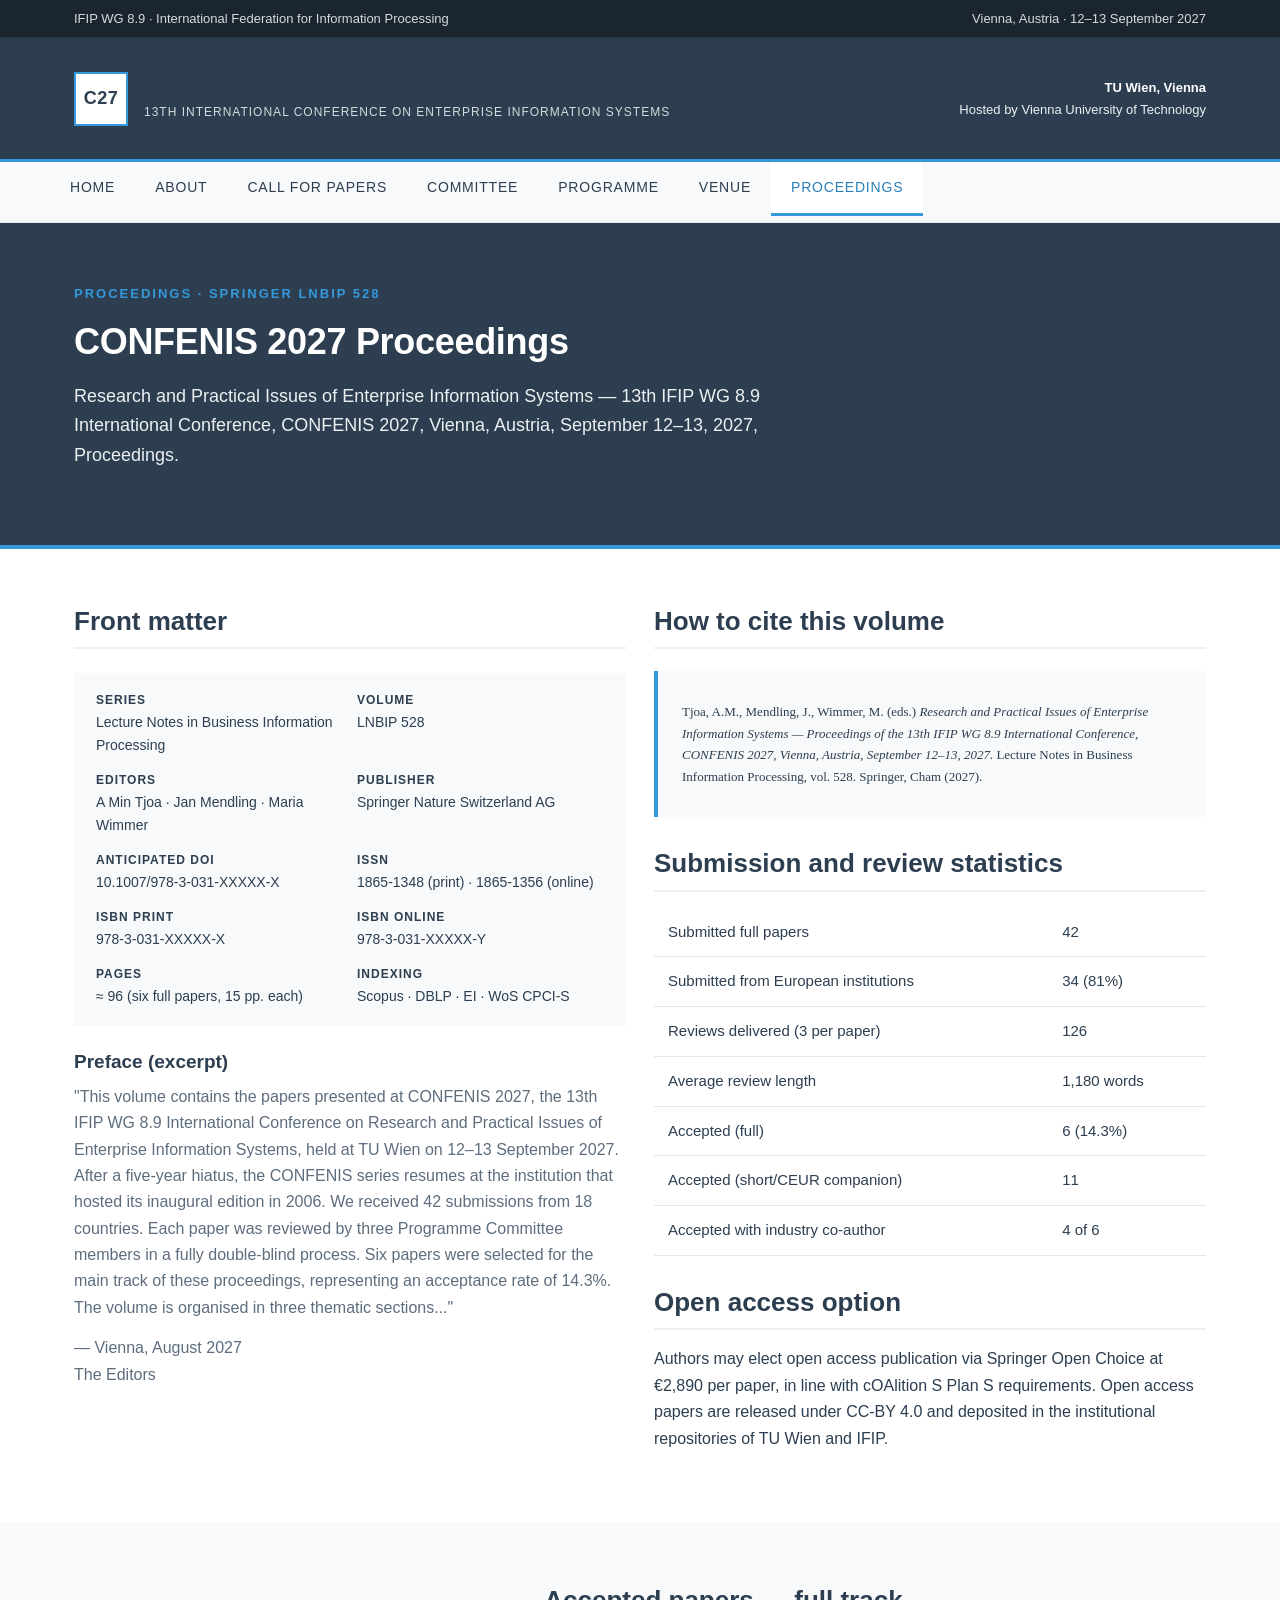
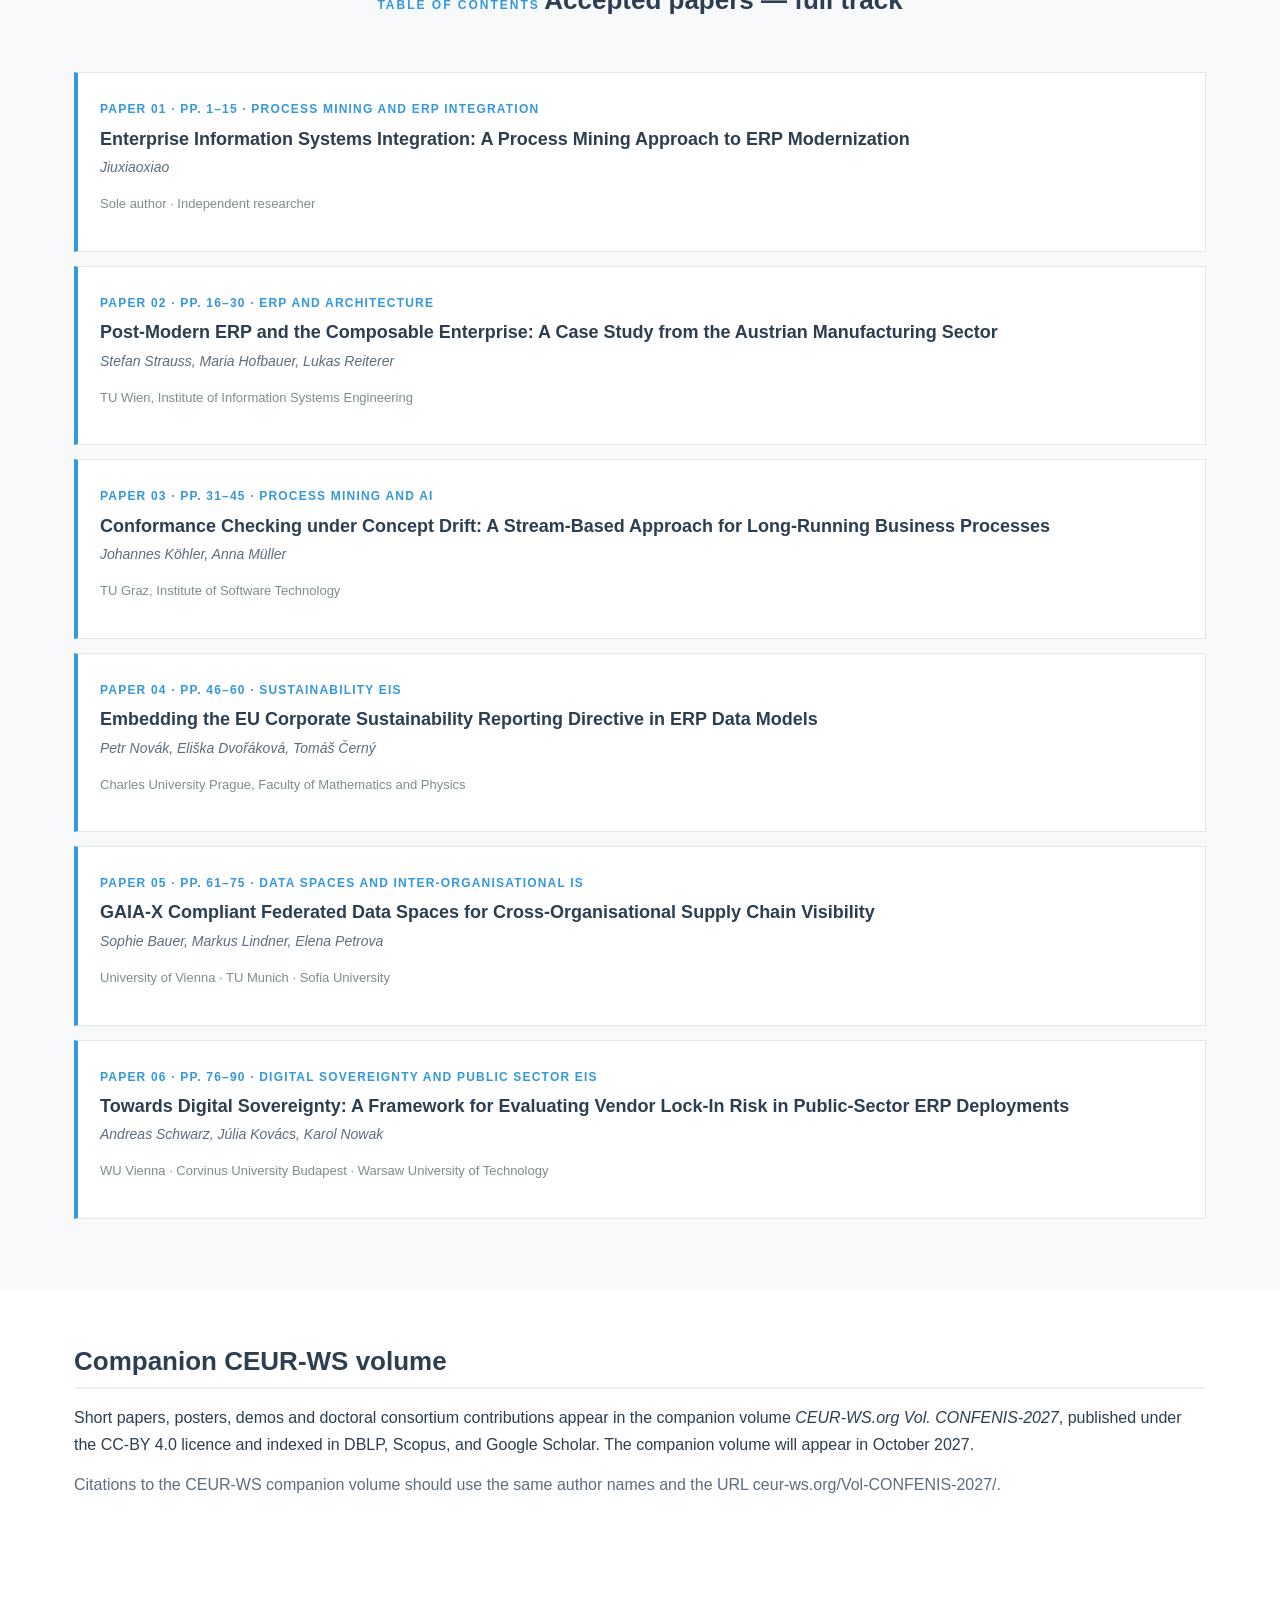
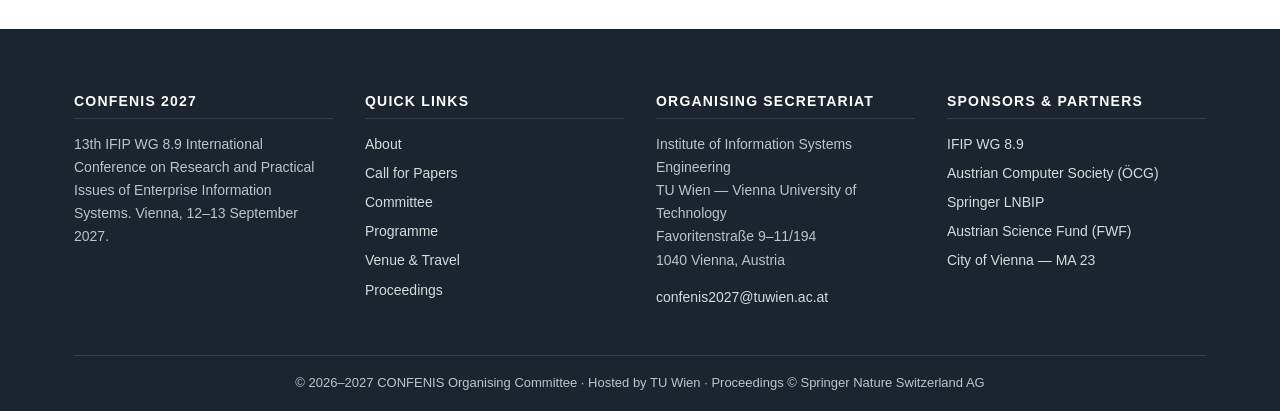
<file: proceedings.html>
<!DOCTYPE html>
<html lang="en">
<head>
<meta charset="UTF-8">
<meta name="viewport" content="width=device-width, initial-scale=1.0">
<title>Proceedings · CONFENIS 2027 · Springer LNBIP</title>
<meta name="description" content="Full index of accepted papers in the CONFENIS 2027 proceedings, published in Springer Lecture Notes in Business Information Processing (LNBIP).">
<link rel="stylesheet" href="css/style.css">
</head>
<body>

<div class="topbar"><div class="wrap"><span>IFIP WG 8.9 · International Federation for Information Processing</span><span>Vienna, Austria · 12–13 September 2027</span></div></div>
<header class="site-header"><div class="wrap"><div class="brand"><div class="brand-mark">C27</div><div class="brand-text"><h1>CONFENIS 2027</h1><p>13th International Conference on Enterprise Information Systems</p></div></div><div class="small" style="color:#ecf0f1;text-align:right;"><strong style="color:#fff;">TU Wien, Vienna</strong><br>Hosted by Vienna University of Technology</div></div></header>
<nav class="main-nav"><div class="wrap" style="padding:0;"><ul>
  <li><a href="index.html">Home</a></li>
  <li><a href="about.html">About</a></li>
  <li><a href="cfp.html">Call for Papers</a></li>
  <li><a href="committee.html">Committee</a></li>
  <li><a href="schedule.html">Programme</a></li>
  <li><a href="venue.html">Venue</a></li>
  <li><a href="proceedings.html" class="active">Proceedings</a></li>
</ul></div></nav>

<section style="background:var(--primary);color:var(--white);padding:60px 0;border-bottom:4px solid var(--accent);">
  <div class="wrap">
    <p style="color:var(--accent);font-size:13px;letter-spacing:2px;text-transform:uppercase;font-weight:600;">Proceedings · Springer LNBIP 528</p>
    <h1 style="color:#fff;">CONFENIS 2027 Proceedings</h1>
    <p style="color:#ecf0f1;font-size:18px;max-width:760px;">Research and Practical Issues of Enterprise Information Systems — 13th IFIP WG 8.9 International Conference, CONFENIS 2027, Vienna, Austria, September 12–13, 2027, Proceedings.</p>
  </div>
</section>

<section>
  <div class="wrap">
    <div class="grid grid-2">
      <div>
        <h2>Front matter</h2>
        <div class="paper-meta">
          <div><strong>Series</strong>Lecture Notes in Business Information Processing</div>
          <div><strong>Volume</strong>LNBIP 528</div>
          <div><strong>Editors</strong>A Min Tjoa · Jan Mendling · Maria Wimmer</div>
          <div><strong>Publisher</strong>Springer Nature Switzerland AG</div>
          <div><strong>Anticipated DOI</strong>10.1007/978-3-031-XXXXX-X</div>
          <div><strong>ISSN</strong>1865-1348 (print) · 1865-1356 (online)</div>
          <div><strong>ISBN print</strong>978-3-031-XXXXX-X</div>
          <div><strong>ISBN online</strong>978-3-031-XXXXX-Y</div>
          <div><strong>Pages</strong>≈ 96 (six full papers, 15 pp. each)</div>
          <div><strong>Indexing</strong>Scopus · DBLP · EI · WoS CPCI-S</div>
        </div>

        <h3>Preface (excerpt)</h3>
        <p class="muted">"This volume contains the papers presented at CONFENIS 2027, the 13th IFIP WG 8.9 International Conference on Research and Practical Issues of Enterprise Information Systems, held at TU Wien on 12–13 September 2027. After a five-year hiatus, the CONFENIS series resumes at the institution that hosted its inaugural edition in 2006. We received 42 submissions from 18 countries. Each paper was reviewed by three Programme Committee members in a fully double-blind process. Six papers were selected for the main track of these proceedings, representing an acceptance rate of 14.3%. The volume is organised in three thematic sections..."</p>
        <p class="muted">— Vienna, August 2027<br>The Editors</p>
      </div>

      <div>
        <h2>How to cite this volume</h2>
        <div class="venue-info">
          <p class="small" style="font-family:Georgia,serif;">Tjoa, A.M., Mendling, J., Wimmer, M. (eds.) <em>Research and Practical Issues of Enterprise Information Systems — Proceedings of the 13th IFIP WG 8.9 International Conference, CONFENIS 2027, Vienna, Austria, September 12–13, 2027.</em> Lecture Notes in Business Information Processing, vol. 528. Springer, Cham (2027).</p>
        </div>

        <h2 style="margin-top:30px;">Submission and review statistics</h2>
        <table>
          <tbody>
            <tr><td>Submitted full papers</td><td>42</td></tr>
            <tr><td>Submitted from European institutions</td><td>34 (81%)</td></tr>
            <tr><td>Reviews delivered (3 per paper)</td><td>126</td></tr>
            <tr><td>Average review length</td><td>1,180 words</td></tr>
            <tr><td>Accepted (full)</td><td>6 (14.3%)</td></tr>
            <tr><td>Accepted (short/CEUR companion)</td><td>11</td></tr>
            <tr><td>Accepted with industry co-author</td><td>4 of 6</td></tr>
          </tbody>
        </table>

        <h2 style="margin-top:30px;">Open access option</h2>
        <p>Authors may elect open access publication via Springer Open Choice at €2,890 per paper, in line with cOAlition S Plan S requirements. Open access papers are released under CC-BY 4.0 and deposited in the institutional repositories of TU Wien and IFIP.</p>
      </div>
    </div>
  </div>
</section>

<section style="background:var(--gray-50);">
  <div class="wrap">
    <div class="section-head">
      <span class="kicker">Table of contents</span>
      <h2>Accepted papers — full track</h2>
    </div>
    <ul class="paper-list">
      <li>
        <span class="pno">Paper 01 · pp. 1–15 · Process Mining and ERP Integration</span>
        <h3><a href="paper_01.html">Enterprise Information Systems Integration: A Process Mining Approach to ERP Modernization</a></h3>
        <p class="authors">Jiuxiaoxiao</p>
        <p class="affil">Sole author · Independent researcher</p>
      </li>
      <li>
        <span class="pno">Paper 02 · pp. 16–30 · ERP and Architecture</span>
        <h3><a href="paper_02.html">Post-Modern ERP and the Composable Enterprise: A Case Study from the Austrian Manufacturing Sector</a></h3>
        <p class="authors">Stefan Strauss, Maria Hofbauer, Lukas Reiterer</p>
        <p class="affil">TU Wien, Institute of Information Systems Engineering</p>
      </li>
      <li>
        <span class="pno">Paper 03 · pp. 31–45 · Process Mining and AI</span>
        <h3><a href="paper_03.html">Conformance Checking under Concept Drift: A Stream-Based Approach for Long-Running Business Processes</a></h3>
        <p class="authors">Johannes Köhler, Anna Müller</p>
        <p class="affil">TU Graz, Institute of Software Technology</p>
      </li>
      <li>
        <span class="pno">Paper 04 · pp. 46–60 · Sustainability EIS</span>
        <h3><a href="paper_04.html">Embedding the EU Corporate Sustainability Reporting Directive in ERP Data Models</a></h3>
        <p class="authors">Petr Novák, Eliška Dvořáková, Tomáš Černý</p>
        <p class="affil">Charles University Prague, Faculty of Mathematics and Physics</p>
      </li>
      <li>
        <span class="pno">Paper 05 · pp. 61–75 · Data Spaces and Inter-Organisational IS</span>
        <h3><a href="paper_05.html">GAIA-X Compliant Federated Data Spaces for Cross-Organisational Supply Chain Visibility</a></h3>
        <p class="authors">Sophie Bauer, Markus Lindner, Elena Petrova</p>
        <p class="affil">University of Vienna · TU Munich · Sofia University</p>
      </li>
      <li>
        <span class="pno">Paper 06 · pp. 76–90 · Digital Sovereignty and Public Sector EIS</span>
        <h3><a href="paper_06.html">Towards Digital Sovereignty: A Framework for Evaluating Vendor Lock-In Risk in Public-Sector ERP Deployments</a></h3>
        <p class="authors">Andreas Schwarz, Júlia Kovács, Karol Nowak</p>
        <p class="affil">WU Vienna · Corvinus University Budapest · Warsaw University of Technology</p>
      </li>
    </ul>
  </div>
</section>

<section>
  <div class="wrap">
    <h2>Companion CEUR-WS volume</h2>
    <p>Short papers, posters, demos and doctoral consortium contributions appear in the companion volume <em>CEUR-WS.org Vol. CONFENIS-2027</em>, published under the CC-BY 4.0 licence and indexed in DBLP, Scopus, and Google Scholar. The companion volume will appear in October 2027.</p>
    <p class="muted">Citations to the CEUR-WS companion volume should use the same author names and the URL ceur-ws.org/Vol-CONFENIS-2027/.</p>
  </div>
</section>

<footer class="site-footer">
  <div class="wrap">
    <div class="grid grid-4">
      <div><h4>CONFENIS 2027</h4><p>13th IFIP WG 8.9 International Conference on Research and Practical Issues of Enterprise Information Systems. Vienna, 12–13 September 2027.</p></div>
      <div><h4>Quick links</h4><ul><li><a href="about.html">About</a></li><li><a href="cfp.html">Call for Papers</a></li><li><a href="committee.html">Committee</a></li><li><a href="schedule.html">Programme</a></li><li><a href="venue.html">Venue &amp; Travel</a></li><li><a href="proceedings.html">Proceedings</a></li></ul></div>
      <div><h4>Organising secretariat</h4><p>Institute of Information Systems Engineering<br>TU Wien — Vienna University of Technology<br>Favoritenstraße 9–11/194<br>1040 Vienna, Austria</p><p><a href="mailto:confenis2027@tuwien.ac.at">confenis2027@tuwien.ac.at</a></p></div>
      <div><h4>Sponsors &amp; partners</h4><ul><li>IFIP WG 8.9</li><li>Austrian Computer Society (ÖCG)</li><li>Springer LNBIP</li><li>Austrian Science Fund (FWF)</li><li>City of Vienna — MA 23</li></ul></div>
    </div>
    <div class="copyright">© 2026–2027 CONFENIS Organising Committee · Hosted by TU Wien · Proceedings © Springer Nature Switzerland AG</div>
  </div>
</footer>

</body>
</html>
</file>
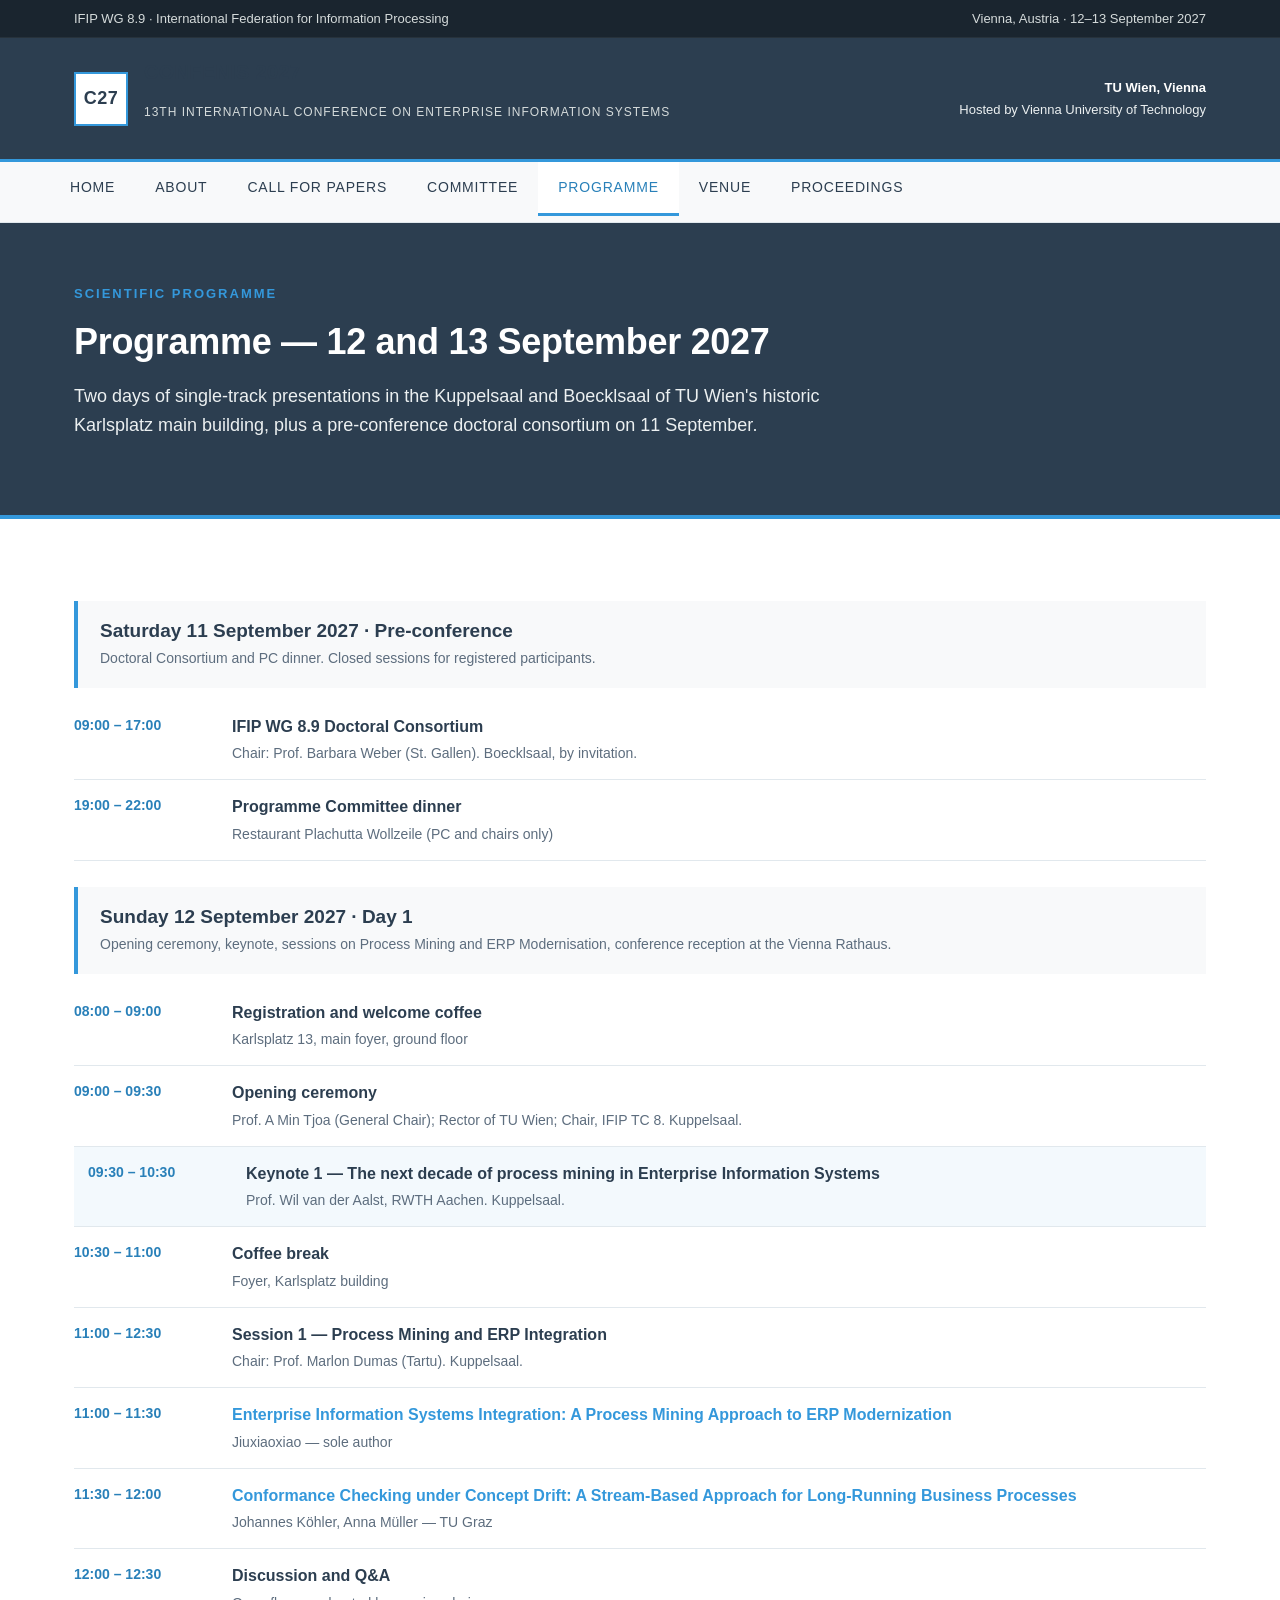
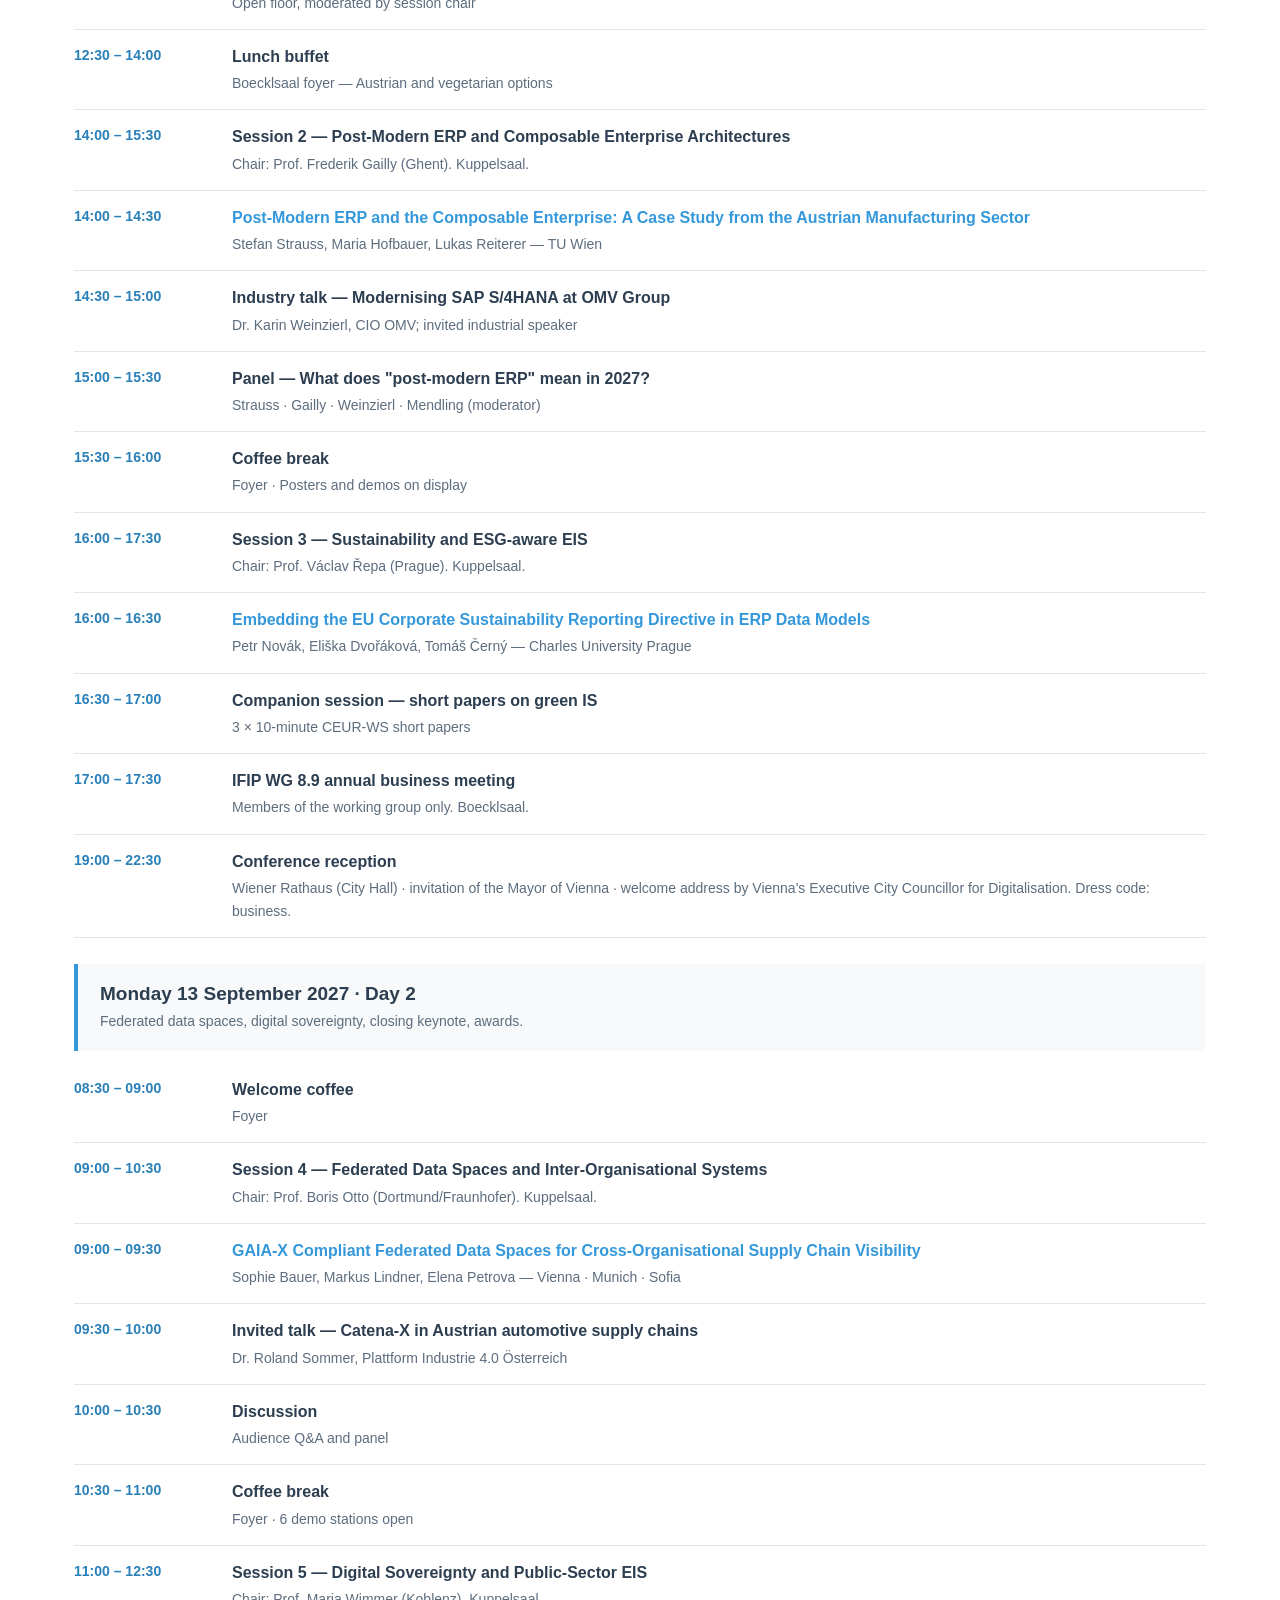
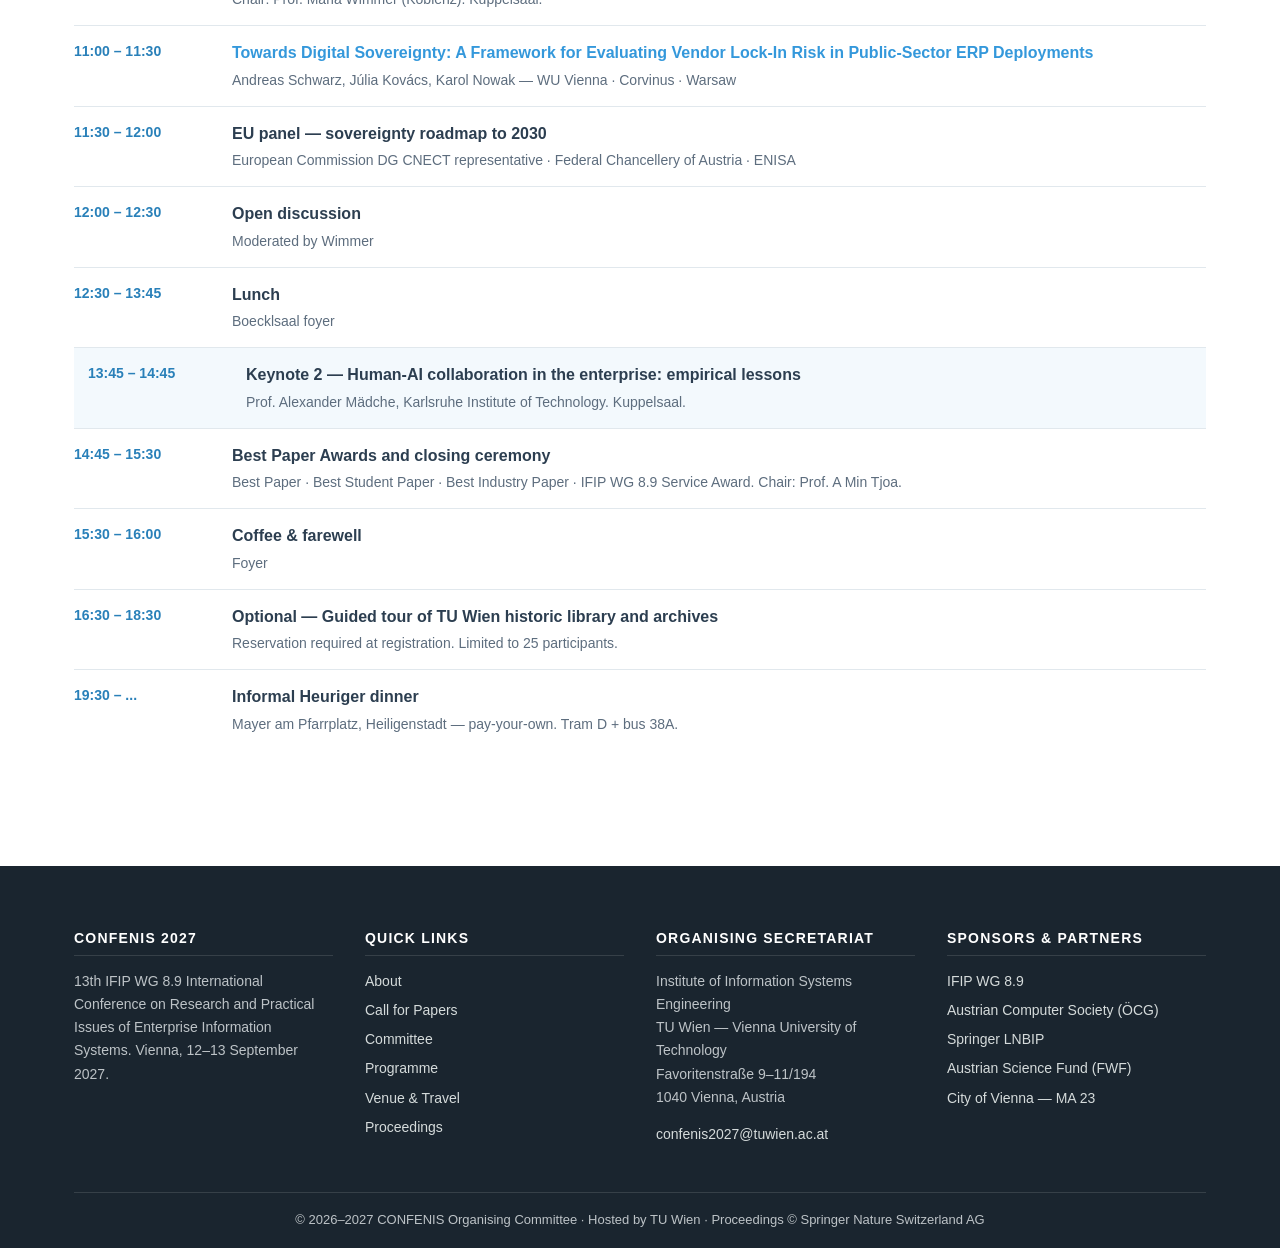
<file: schedule.html>
<!DOCTYPE html>
<html lang="en">
<head>
<meta charset="UTF-8">
<meta name="viewport" content="width=device-width, initial-scale=1.0">
<title>Programme · CONFENIS 2027</title>
<meta name="description" content="Two-day scientific programme of CONFENIS 2027 at TU Wien, 12–13 September 2027.">
<link rel="stylesheet" href="css/style.css">
</head>
<body>

<div class="topbar"><div class="wrap"><span>IFIP WG 8.9 · International Federation for Information Processing</span><span>Vienna, Austria · 12–13 September 2027</span></div></div>
<header class="site-header"><div class="wrap"><div class="brand"><div class="brand-mark">C27</div><div class="brand-text"><h1>CONFENIS 2027</h1><p>13th International Conference on Enterprise Information Systems</p></div></div><div class="small" style="color:#ecf0f1;text-align:right;"><strong style="color:#fff;">TU Wien, Vienna</strong><br>Hosted by Vienna University of Technology</div></div></header>
<nav class="main-nav"><div class="wrap" style="padding:0;"><ul>
  <li><a href="index.html">Home</a></li>
  <li><a href="about.html">About</a></li>
  <li><a href="cfp.html">Call for Papers</a></li>
  <li><a href="committee.html">Committee</a></li>
  <li><a href="schedule.html" class="active">Programme</a></li>
  <li><a href="venue.html">Venue</a></li>
  <li><a href="proceedings.html">Proceedings</a></li>
</ul></div></nav>

<section style="background:var(--primary);color:var(--white);padding:60px 0;border-bottom:4px solid var(--accent);">
  <div class="wrap">
    <p style="color:var(--accent);font-size:13px;letter-spacing:2px;text-transform:uppercase;font-weight:600;">Scientific programme</p>
    <h1 style="color:#fff;">Programme — 12 and 13 September 2027</h1>
    <p style="color:#ecf0f1;font-size:18px;max-width:760px;">Two days of single-track presentations in the Kuppelsaal and Boecklsaal of TU Wien's historic Karlsplatz main building, plus a pre-conference doctoral consortium on 11 September.</p>
  </div>
</section>

<section>
  <div class="wrap">

    <div class="schedule-day">
      <h3>Saturday 11 September 2027 · Pre-conference</h3>
      <p>Doctoral Consortium and PC dinner. Closed sessions for registered participants.</p>
    </div>
    <div class="slot"><time>09:00 – 17:00</time><div><div class="title">IFIP WG 8.9 Doctoral Consortium</div><div class="who">Chair: Prof. Barbara Weber (St. Gallen). Boecklsaal, by invitation.</div></div></div>
    <div class="slot"><time>19:00 – 22:00</time><div><div class="title">Programme Committee dinner</div><div class="who">Restaurant Plachutta Wollzeile (PC and chairs only)</div></div></div>

    <div class="schedule-day">
      <h3>Sunday 12 September 2027 · Day 1</h3>
      <p>Opening ceremony, keynote, sessions on Process Mining and ERP Modernisation, conference reception at the Vienna Rathaus.</p>
    </div>

    <div class="slot"><time>08:00 – 09:00</time><div><div class="title">Registration and welcome coffee</div><div class="who">Karlsplatz 13, main foyer, ground floor</div></div></div>
    <div class="slot"><time>09:00 – 09:30</time><div><div class="title">Opening ceremony</div><div class="who">Prof. A Min Tjoa (General Chair); Rector of TU Wien; Chair, IFIP TC 8. Kuppelsaal.</div></div></div>
    <div class="slot keynote"><time>09:30 – 10:30</time><div><div class="title">Keynote 1 — The next decade of process mining in Enterprise Information Systems</div><div class="who">Prof. Wil van der Aalst, RWTH Aachen. Kuppelsaal.</div></div></div>
    <div class="slot"><time>10:30 – 11:00</time><div><div class="title">Coffee break</div><div class="who">Foyer, Karlsplatz building</div></div></div>

    <div class="slot"><time>11:00 – 12:30</time><div><div class="title">Session 1 — Process Mining and ERP Integration</div><div class="who">Chair: Prof. Marlon Dumas (Tartu). Kuppelsaal.</div></div></div>
    <div class="slot"><time>11:00 – 11:30</time><div><div class="title"><a href="paper_01.html">Enterprise Information Systems Integration: A Process Mining Approach to ERP Modernization</a></div><div class="who">Jiuxiaoxiao — sole author</div></div></div>
    <div class="slot"><time>11:30 – 12:00</time><div><div class="title"><a href="paper_03.html">Conformance Checking under Concept Drift: A Stream-Based Approach for Long-Running Business Processes</a></div><div class="who">Johannes Köhler, Anna Müller — TU Graz</div></div></div>
    <div class="slot"><time>12:00 – 12:30</time><div><div class="title">Discussion and Q&amp;A</div><div class="who">Open floor, moderated by session chair</div></div></div>

    <div class="slot"><time>12:30 – 14:00</time><div><div class="title">Lunch buffet</div><div class="who">Boecklsaal foyer — Austrian and vegetarian options</div></div></div>

    <div class="slot"><time>14:00 – 15:30</time><div><div class="title">Session 2 — Post-Modern ERP and Composable Enterprise Architectures</div><div class="who">Chair: Prof. Frederik Gailly (Ghent). Kuppelsaal.</div></div></div>
    <div class="slot"><time>14:00 – 14:30</time><div><div class="title"><a href="paper_02.html">Post-Modern ERP and the Composable Enterprise: A Case Study from the Austrian Manufacturing Sector</a></div><div class="who">Stefan Strauss, Maria Hofbauer, Lukas Reiterer — TU Wien</div></div></div>
    <div class="slot"><time>14:30 – 15:00</time><div><div class="title">Industry talk — Modernising SAP S/4HANA at OMV Group</div><div class="who">Dr. Karin Weinzierl, CIO OMV; invited industrial speaker</div></div></div>
    <div class="slot"><time>15:00 – 15:30</time><div><div class="title">Panel — What does "post-modern ERP" mean in 2027?</div><div class="who">Strauss · Gailly · Weinzierl · Mendling (moderator)</div></div></div>

    <div class="slot"><time>15:30 – 16:00</time><div><div class="title">Coffee break</div><div class="who">Foyer · Posters and demos on display</div></div></div>

    <div class="slot"><time>16:00 – 17:30</time><div><div class="title">Session 3 — Sustainability and ESG-aware EIS</div><div class="who">Chair: Prof. Václav Řepa (Prague). Kuppelsaal.</div></div></div>
    <div class="slot"><time>16:00 – 16:30</time><div><div class="title"><a href="paper_04.html">Embedding the EU Corporate Sustainability Reporting Directive in ERP Data Models</a></div><div class="who">Petr Novák, Eliška Dvořáková, Tomáš Černý — Charles University Prague</div></div></div>
    <div class="slot"><time>16:30 – 17:00</time><div><div class="title">Companion session — short papers on green IS</div><div class="who">3 × 10-minute CEUR-WS short papers</div></div></div>
    <div class="slot"><time>17:00 – 17:30</time><div><div class="title">IFIP WG 8.9 annual business meeting</div><div class="who">Members of the working group only. Boecklsaal.</div></div></div>

    <div class="slot"><time>19:00 – 22:30</time><div><div class="title">Conference reception</div><div class="who">Wiener Rathaus (City Hall) · invitation of the Mayor of Vienna · welcome address by Vienna's Executive City Councillor for Digitalisation. Dress code: business.</div></div></div>

    <div class="schedule-day">
      <h3>Monday 13 September 2027 · Day 2</h3>
      <p>Federated data spaces, digital sovereignty, closing keynote, awards.</p>
    </div>

    <div class="slot"><time>08:30 – 09:00</time><div><div class="title">Welcome coffee</div><div class="who">Foyer</div></div></div>

    <div class="slot"><time>09:00 – 10:30</time><div><div class="title">Session 4 — Federated Data Spaces and Inter-Organisational Systems</div><div class="who">Chair: Prof. Boris Otto (Dortmund/Fraunhofer). Kuppelsaal.</div></div></div>
    <div class="slot"><time>09:00 – 09:30</time><div><div class="title"><a href="paper_05.html">GAIA-X Compliant Federated Data Spaces for Cross-Organisational Supply Chain Visibility</a></div><div class="who">Sophie Bauer, Markus Lindner, Elena Petrova — Vienna · Munich · Sofia</div></div></div>
    <div class="slot"><time>09:30 – 10:00</time><div><div class="title">Invited talk — Catena-X in Austrian automotive supply chains</div><div class="who">Dr. Roland Sommer, Plattform Industrie 4.0 Österreich</div></div></div>
    <div class="slot"><time>10:00 – 10:30</time><div><div class="title">Discussion</div><div class="who">Audience Q&amp;A and panel</div></div></div>

    <div class="slot"><time>10:30 – 11:00</time><div><div class="title">Coffee break</div><div class="who">Foyer · 6 demo stations open</div></div></div>

    <div class="slot"><time>11:00 – 12:30</time><div><div class="title">Session 5 — Digital Sovereignty and Public-Sector EIS</div><div class="who">Chair: Prof. Maria Wimmer (Koblenz). Kuppelsaal.</div></div></div>
    <div class="slot"><time>11:00 – 11:30</time><div><div class="title"><a href="paper_06.html">Towards Digital Sovereignty: A Framework for Evaluating Vendor Lock-In Risk in Public-Sector ERP Deployments</a></div><div class="who">Andreas Schwarz, Júlia Kovács, Karol Nowak — WU Vienna · Corvinus · Warsaw</div></div></div>
    <div class="slot"><time>11:30 – 12:00</time><div><div class="title">EU panel — sovereignty roadmap to 2030</div><div class="who">European Commission DG CNECT representative · Federal Chancellery of Austria · ENISA</div></div></div>
    <div class="slot"><time>12:00 – 12:30</time><div><div class="title">Open discussion</div><div class="who">Moderated by Wimmer</div></div></div>

    <div class="slot"><time>12:30 – 13:45</time><div><div class="title">Lunch</div><div class="who">Boecklsaal foyer</div></div></div>

    <div class="slot keynote"><time>13:45 – 14:45</time><div><div class="title">Keynote 2 — Human-AI collaboration in the enterprise: empirical lessons</div><div class="who">Prof. Alexander Mädche, Karlsruhe Institute of Technology. Kuppelsaal.</div></div></div>

    <div class="slot"><time>14:45 – 15:30</time><div><div class="title">Best Paper Awards and closing ceremony</div><div class="who">Best Paper · Best Student Paper · Best Industry Paper · IFIP WG 8.9 Service Award. Chair: Prof. A Min Tjoa.</div></div></div>

    <div class="slot"><time>15:30 – 16:00</time><div><div class="title">Coffee &amp; farewell</div><div class="who">Foyer</div></div></div>

    <div class="slot"><time>16:30 – 18:30</time><div><div class="title">Optional — Guided tour of TU Wien historic library and archives</div><div class="who">Reservation required at registration. Limited to 25 participants.</div></div></div>

    <div class="slot"><time>19:30 – ...</time><div><div class="title">Informal Heuriger dinner</div><div class="who">Mayer am Pfarrplatz, Heiligenstadt — pay-your-own. Tram D + bus 38A.</div></div></div>

  </div>
</section>

<footer class="site-footer">
  <div class="wrap">
    <div class="grid grid-4">
      <div><h4>CONFENIS 2027</h4><p>13th IFIP WG 8.9 International Conference on Research and Practical Issues of Enterprise Information Systems. Vienna, 12–13 September 2027.</p></div>
      <div><h4>Quick links</h4><ul><li><a href="about.html">About</a></li><li><a href="cfp.html">Call for Papers</a></li><li><a href="committee.html">Committee</a></li><li><a href="schedule.html">Programme</a></li><li><a href="venue.html">Venue &amp; Travel</a></li><li><a href="proceedings.html">Proceedings</a></li></ul></div>
      <div><h4>Organising secretariat</h4><p>Institute of Information Systems Engineering<br>TU Wien — Vienna University of Technology<br>Favoritenstraße 9–11/194<br>1040 Vienna, Austria</p><p><a href="mailto:confenis2027@tuwien.ac.at">confenis2027@tuwien.ac.at</a></p></div>
      <div><h4>Sponsors &amp; partners</h4><ul><li>IFIP WG 8.9</li><li>Austrian Computer Society (ÖCG)</li><li>Springer LNBIP</li><li>Austrian Science Fund (FWF)</li><li>City of Vienna — MA 23</li></ul></div>
    </div>
    <div class="copyright">© 2026–2027 CONFENIS Organising Committee · Hosted by TU Wien · Proceedings © Springer Nature Switzerland AG</div>
  </div>
</footer>

</body>
</html>
</file>
<file: css/style.css>
/* CONFENIS 2027 - Clean European Academic Style */
/* IFIP WG 8.9 International Conference on Enterprise Information Systems */

:root {
  --primary: #2c3e50;
  --primary-dark: #1a252f;
  --accent: #3498db;
  --accent-dark: #2980b9;
  --gray-50: #f8f9fa;
  --gray-100: #ecf0f1;
  --gray-200: #d5dbdb;
  --gray-300: #bdc3c7;
  --gray-500: #7f8c8d;
  --gray-700: #34495e;
  --text: #2c3e50;
  --text-muted: #5d6d7e;
  --white: #ffffff;
  --border: #e1e8ed;
  --success: #27ae60;
  --warning: #f39c12;
  --max-width: 1180px;
}

* { box-sizing: border-box; margin: 0; padding: 0; }

html { scroll-behavior: smooth; }

body {
  font-family: "Helvetica Neue", Helvetica, Arial, "Segoe UI", sans-serif;
  font-size: 16px;
  line-height: 1.65;
  color: var(--text);
  background: var(--white);
  -webkit-font-smoothing: antialiased;
}

a { color: var(--accent); text-decoration: none; transition: color .15s ease; }
a:hover { color: var(--accent-dark); text-decoration: underline; }

img { max-width: 100%; height: auto; display: block; }

/* ---------- Top utility bar ---------- */
.topbar {
  background: var(--primary-dark);
  color: var(--gray-200);
  font-size: 13px;
  padding: 8px 0;
  border-bottom: 1px solid rgba(255,255,255,0.06);
}
.topbar .wrap { display: flex; justify-content: space-between; align-items: center; }
.topbar a { color: var(--gray-200); }
.topbar a:hover { color: var(--white); }

/* ---------- Header / Nav ---------- */
.site-header {
  background: var(--primary);
  color: var(--white);
  border-bottom: 3px solid var(--accent);
}
.site-header .wrap {
  display: flex; align-items: center; justify-content: space-between;
  padding: 22px 24px;
}
.brand { display: flex; align-items: center; gap: 16px; }
.brand-mark {
  width: 54px; height: 54px;
  background: var(--white);
  color: var(--primary);
  display: flex; align-items: center; justify-content: center;
  font-weight: 700; font-size: 18px; letter-spacing: .5px;
  border: 2px solid var(--accent);
}
.brand-text h1 { font-size: 20px; font-weight: 600; letter-spacing: .3px; }
.brand-text p { font-size: 12px; color: var(--gray-200); margin-top: 2px; letter-spacing: 1px; text-transform: uppercase; }

.main-nav { background: var(--gray-50); border-bottom: 1px solid var(--border); }
.main-nav ul {
  list-style: none; display: flex; flex-wrap: wrap;
  max-width: var(--max-width); margin: 0 auto;
}
.main-nav li { }
.main-nav a {
  display: block; padding: 14px 20px;
  color: var(--primary); font-weight: 500; font-size: 14px;
  text-transform: uppercase; letter-spacing: .8px;
  border-bottom: 3px solid transparent;
}
.main-nav a:hover, .main-nav a.active {
  color: var(--accent-dark);
  border-bottom-color: var(--accent);
  text-decoration: none;
  background: var(--white);
}

/* ---------- Layout ---------- */
.wrap { max-width: var(--max-width); margin: 0 auto; padding: 0 24px; }
section { padding: 56px 0; }
section.tight { padding: 32px 0; }

h1, h2, h3, h4 { color: var(--primary); font-weight: 600; line-height: 1.25; }
h1 { font-size: 36px; margin-bottom: 18px; letter-spacing: -.3px; }
h2 { font-size: 26px; margin-bottom: 16px; padding-bottom: 10px; border-bottom: 2px solid var(--gray-100); }
h3 { font-size: 19px; margin: 18px 0 10px; }
h4 { font-size: 16px; margin: 14px 0 8px; }
p { margin-bottom: 14px; }
ul, ol { margin: 0 0 16px 20px; }
li { margin-bottom: 6px; }

/* ---------- Hero ---------- */
.hero {
  position: relative;
  background: linear-gradient(rgba(26,37,47,0.78), rgba(44,62,80,0.85)),
              url('https://images.unsplash.com/photo-1516550893923-42d28e5677af?auto=format&fit=crop&w=1900&q=80') center/cover no-repeat;
  color: var(--white);
  padding: 110px 0 90px;
  text-align: left;
  border-bottom: 4px solid var(--accent);
}
.hero h1 { color: var(--white); font-size: 44px; max-width: 820px; }
.hero .lead { color: var(--gray-100); font-size: 19px; max-width: 720px; margin-top: 8px; }
.hero .meta {
  display: flex; flex-wrap: wrap; gap: 28px; margin-top: 28px;
  color: var(--white);
}
.hero .meta div { border-left: 3px solid var(--accent); padding-left: 14px; }
.hero .meta strong { display: block; font-size: 12px; letter-spacing: 1.2px; text-transform: uppercase; color: var(--gray-200); }
.hero .meta span { font-size: 17px; font-weight: 500; }

.btn {
  display: inline-block;
  background: var(--accent);
  color: var(--white) !important;
  padding: 12px 26px;
  font-size: 14px; font-weight: 600;
  letter-spacing: .8px; text-transform: uppercase;
  border: 2px solid var(--accent);
  transition: all .15s ease;
}
.btn:hover { background: var(--accent-dark); border-color: var(--accent-dark); text-decoration: none; }
.btn.ghost { background: transparent; color: var(--white) !important; }
.btn.ghost:hover { background: var(--white); color: var(--accent-dark) !important; border-color: var(--white); }
.btn-row { display: flex; gap: 14px; margin-top: 30px; flex-wrap: wrap; }

/* ---------- Cards & grids ---------- */
.grid { display: grid; gap: 28px; }
.grid-3 { grid-template-columns: repeat(3, 1fr); }
.grid-2 { grid-template-columns: repeat(2, 1fr); }
.grid-4 { grid-template-columns: repeat(4, 1fr); }

.card {
  background: var(--white);
  border: 1px solid var(--border);
  border-top: 3px solid var(--accent);
  padding: 24px;
  transition: box-shadow .2s ease, transform .2s ease;
}
.card:hover { box-shadow: 0 8px 22px rgba(44,62,80,0.10); transform: translateY(-2px); }
.card h3 { color: var(--primary); margin-top: 0; }
.card p { color: var(--text-muted); font-size: 15px; }

.stat {
  text-align: center;
  background: var(--gray-50);
  padding: 28px 16px;
  border-left: 3px solid var(--accent);
}
.stat .num { font-size: 32px; font-weight: 700; color: var(--primary); display: block; }
.stat .lbl { font-size: 12px; letter-spacing: 1px; text-transform: uppercase; color: var(--gray-500); }

/* ---------- Section header ---------- */
.section-head { text-align: center; margin-bottom: 40px; }
.section-head .kicker { color: var(--accent); font-size: 12px; font-weight: 600; letter-spacing: 2px; text-transform: uppercase; }
.section-head h2 { display: inline-block; border-bottom: none; padding-bottom: 0; margin-top: 6px; }
.section-head p { color: var(--text-muted); max-width: 720px; margin: 8px auto 0; }

/* ---------- Tables ---------- */
table {
  width: 100%; border-collapse: collapse;
  margin: 16px 0; font-size: 15px;
}
th, td { padding: 12px 14px; text-align: left; border-bottom: 1px solid var(--border); vertical-align: top; }
th { background: var(--gray-50); color: var(--primary); font-weight: 600; font-size: 13px; letter-spacing: .6px; text-transform: uppercase; }
tr:hover td { background: var(--gray-50); }

/* ---------- Important date list ---------- */
.dates-list { list-style: none; margin: 0; }
.dates-list li {
  display: flex; justify-content: space-between; padding: 14px 0;
  border-bottom: 1px solid var(--border);
}
.dates-list li:last-child { border-bottom: none; }
.dates-list .lbl { color: var(--text-muted); }
.dates-list .val { color: var(--primary); font-weight: 600; }
.dates-list .val.now { color: var(--accent-dark); }

/* ---------- Schedule ---------- */
.schedule-day { background: var(--gray-50); padding: 18px 22px; border-left: 4px solid var(--accent); margin: 26px 0 12px; }
.schedule-day h3 { margin: 0; color: var(--primary); }
.schedule-day p { margin: 4px 0 0; color: var(--text-muted); font-size: 14px; }

.slot {
  display: grid; grid-template-columns: 140px 1fr; gap: 18px;
  padding: 14px 0; border-bottom: 1px solid var(--border);
}
.slot:last-child { border-bottom: none; }
.slot time { color: var(--accent-dark); font-weight: 600; font-size: 14px; }
.slot .title { font-weight: 600; color: var(--primary); }
.slot .who { color: var(--text-muted); font-size: 14px; margin-top: 2px; }
.slot.keynote { background: rgba(52,152,219,0.06); padding-left: 14px; padding-right: 14px; }

/* ---------- Paper / Proceedings ---------- */
.paper-list { list-style: none; margin: 0; }
.paper-list li {
  padding: 22px;
  border: 1px solid var(--border);
  border-left: 4px solid var(--accent);
  margin-bottom: 14px;
  background: var(--white);
  transition: background .15s ease;
}
.paper-list li:hover { background: var(--gray-50); }
.paper-list .pno { color: var(--accent); font-weight: 700; font-size: 12px; letter-spacing: 1.2px; text-transform: uppercase; }
.paper-list h3 { margin: 6px 0; font-size: 18px; }
.paper-list h3 a { color: var(--primary); }
.paper-list h3 a:hover { color: var(--accent-dark); text-decoration: none; }
.paper-list .authors { color: var(--text-muted); font-size: 14px; font-style: italic; }
.paper-list .affil { color: var(--gray-500); font-size: 13px; }

/* Paper detail */
.paper-header {
  background: var(--primary);
  color: var(--white);
  padding: 50px 0 38px;
  border-bottom: 4px solid var(--accent);
}
.paper-header .kicker { color: var(--accent); font-size: 12px; letter-spacing: 2px; text-transform: uppercase; }
.paper-header h1 { color: var(--white); font-size: 30px; margin: 10px 0 14px; max-width: 920px; }
.paper-header .authors { color: var(--gray-100); font-size: 16px; }
.paper-header .affil { color: var(--gray-200); font-size: 14px; margin-top: 4px; }

.paper-body { max-width: 820px; margin: 0 auto; padding: 50px 24px; }
.paper-body h2 { font-size: 22px; margin-top: 30px; }
.paper-body .abstract {
  background: var(--gray-50);
  border-left: 4px solid var(--accent);
  padding: 20px 24px;
  margin: 24px 0;
}
.paper-body .abstract strong { color: var(--primary); display: block; margin-bottom: 6px; letter-spacing: 1px; font-size: 12px; text-transform: uppercase; }
.paper-body .keywords {
  font-size: 14px; color: var(--text-muted);
  border-top: 1px solid var(--border);
  padding-top: 14px; margin-top: 24px;
}
.paper-body .keywords strong { color: var(--primary); }
.paper-meta {
  display: grid; grid-template-columns: repeat(2,1fr); gap: 14px;
  background: var(--gray-50); padding: 18px 22px;
  font-size: 14px; margin: 24px 0;
}
.paper-meta div strong { display: block; color: var(--primary); font-size: 12px; text-transform: uppercase; letter-spacing: 1px; }

/* References */
.references { list-style: none; counter-reset: ref; margin: 0; font-size: 14px; }
.references li { counter-increment: ref; padding: 10px 0 10px 32px; position: relative; border-bottom: 1px dotted var(--border); }
.references li::before {
  content: counter(ref) ".";
  position: absolute; left: 0; top: 10px;
  color: var(--accent); font-weight: 600;
}

/* ---------- Committee ---------- */
.person-list { display: grid; grid-template-columns: repeat(2,1fr); gap: 12px 28px; }
.person-list .person {
  padding: 10px 0;
  border-bottom: 1px solid var(--border);
}
.person-list .name { font-weight: 600; color: var(--primary); }
.person-list .affil { color: var(--text-muted); font-size: 14px; }

.chair-card {
  display: grid; grid-template-columns: 110px 1fr; gap: 22px;
  background: var(--gray-50); padding: 22px;
  border-left: 4px solid var(--accent);
  margin-bottom: 18px;
}
.chair-card .avatar {
  width: 110px; height: 110px;
  background: var(--primary);
  color: var(--white);
  display: flex; align-items: center; justify-content: center;
  font-size: 36px; font-weight: 700;
}
.chair-card .role { color: var(--accent); font-size: 12px; letter-spacing: 1.4px; text-transform: uppercase; font-weight: 600; }
.chair-card .name { font-size: 19px; color: var(--primary); font-weight: 600; margin: 4px 0; }
.chair-card .affil { color: var(--text-muted); font-size: 14px; }

/* ---------- Venue ---------- */
.figure { margin: 22px 0; }
.figure img { border: 1px solid var(--border); }
.figure figcaption { font-size: 13px; color: var(--text-muted); margin-top: 8px; font-style: italic; text-align: center; }

.venue-info {
  background: var(--gray-50);
  padding: 24px;
  border-left: 4px solid var(--accent);
  margin: 22px 0;
}
.venue-info p { margin: 6px 0; }
.venue-info .label { color: var(--accent-dark); font-weight: 600; }

/* Banner block */
.banner {
  background: linear-gradient(rgba(44,62,80,0.82), rgba(44,62,80,0.92)),
              url('https://images.unsplash.com/photo-1538970272646-f61fabb3a8a2?auto=format&fit=crop&w=1700&q=80') center/cover no-repeat;
  color: var(--white);
  padding: 70px 0;
  text-align: center;
}
.banner h2 { color: var(--white); border: none; }
.banner p { color: var(--gray-100); max-width: 720px; margin: 10px auto 22px; }

/* Springer / IFIP badge strip */
.partner-strip {
  background: var(--gray-50);
  padding: 28px 0;
  border-top: 1px solid var(--border);
  border-bottom: 1px solid var(--border);
}
.partner-strip .wrap {
  display: flex; align-items: center; justify-content: space-around;
  flex-wrap: wrap; gap: 22px;
}
.partner-strip .badge {
  text-align: center; color: var(--text-muted); font-size: 13px;
  text-transform: uppercase; letter-spacing: 1.5px;
}
.partner-strip .badge strong { display: block; color: var(--primary); font-size: 15px; letter-spacing: .3px; text-transform: none; margin-bottom: 2px; }

/* ---------- Footer ---------- */
.site-footer {
  background: var(--primary-dark);
  color: var(--gray-200);
  padding: 50px 0 18px;
  margin-top: 60px;
}
.site-footer .grid-4 { gap: 32px; }
.site-footer h4 { color: var(--white); font-size: 14px; text-transform: uppercase; letter-spacing: 1.2px; margin-bottom: 14px; padding-bottom: 8px; border-bottom: 1px solid rgba(255,255,255,0.12); }
.site-footer a { color: var(--gray-200); }
.site-footer a:hover { color: var(--white); }
.site-footer ul { list-style: none; margin: 0; }
.site-footer li { margin-bottom: 6px; font-size: 14px; }
.site-footer p { font-size: 14px; color: var(--gray-300); }
.copyright { border-top: 1px solid rgba(255,255,255,0.12); padding-top: 16px; margin-top: 32px; text-align: center; font-size: 13px; color: var(--gray-300); }

/* ---------- Utilities ---------- */
.muted { color: var(--text-muted); }
.small { font-size: 13px; }
.center { text-align: center; }
.spacer { height: 28px; }

/* ---------- Responsive ---------- */
@media (max-width: 900px) {
  .grid-3, .grid-4 { grid-template-columns: repeat(2,1fr); }
  .person-list { grid-template-columns: 1fr; }
  .hero { padding: 70px 0 60px; }
  .hero h1 { font-size: 32px; }
  .main-nav ul { flex-direction: column; }
  .main-nav li { width: 100%; }
}
@media (max-width: 600px) {
  .grid-3, .grid-4, .grid-2 { grid-template-columns: 1fr; }
  .paper-meta { grid-template-columns: 1fr; }
  .chair-card { grid-template-columns: 1fr; }
  .slot { grid-template-columns: 1fr; }
  h1 { font-size: 28px; }
  .hero h1 { font-size: 26px; }
}
</file>
